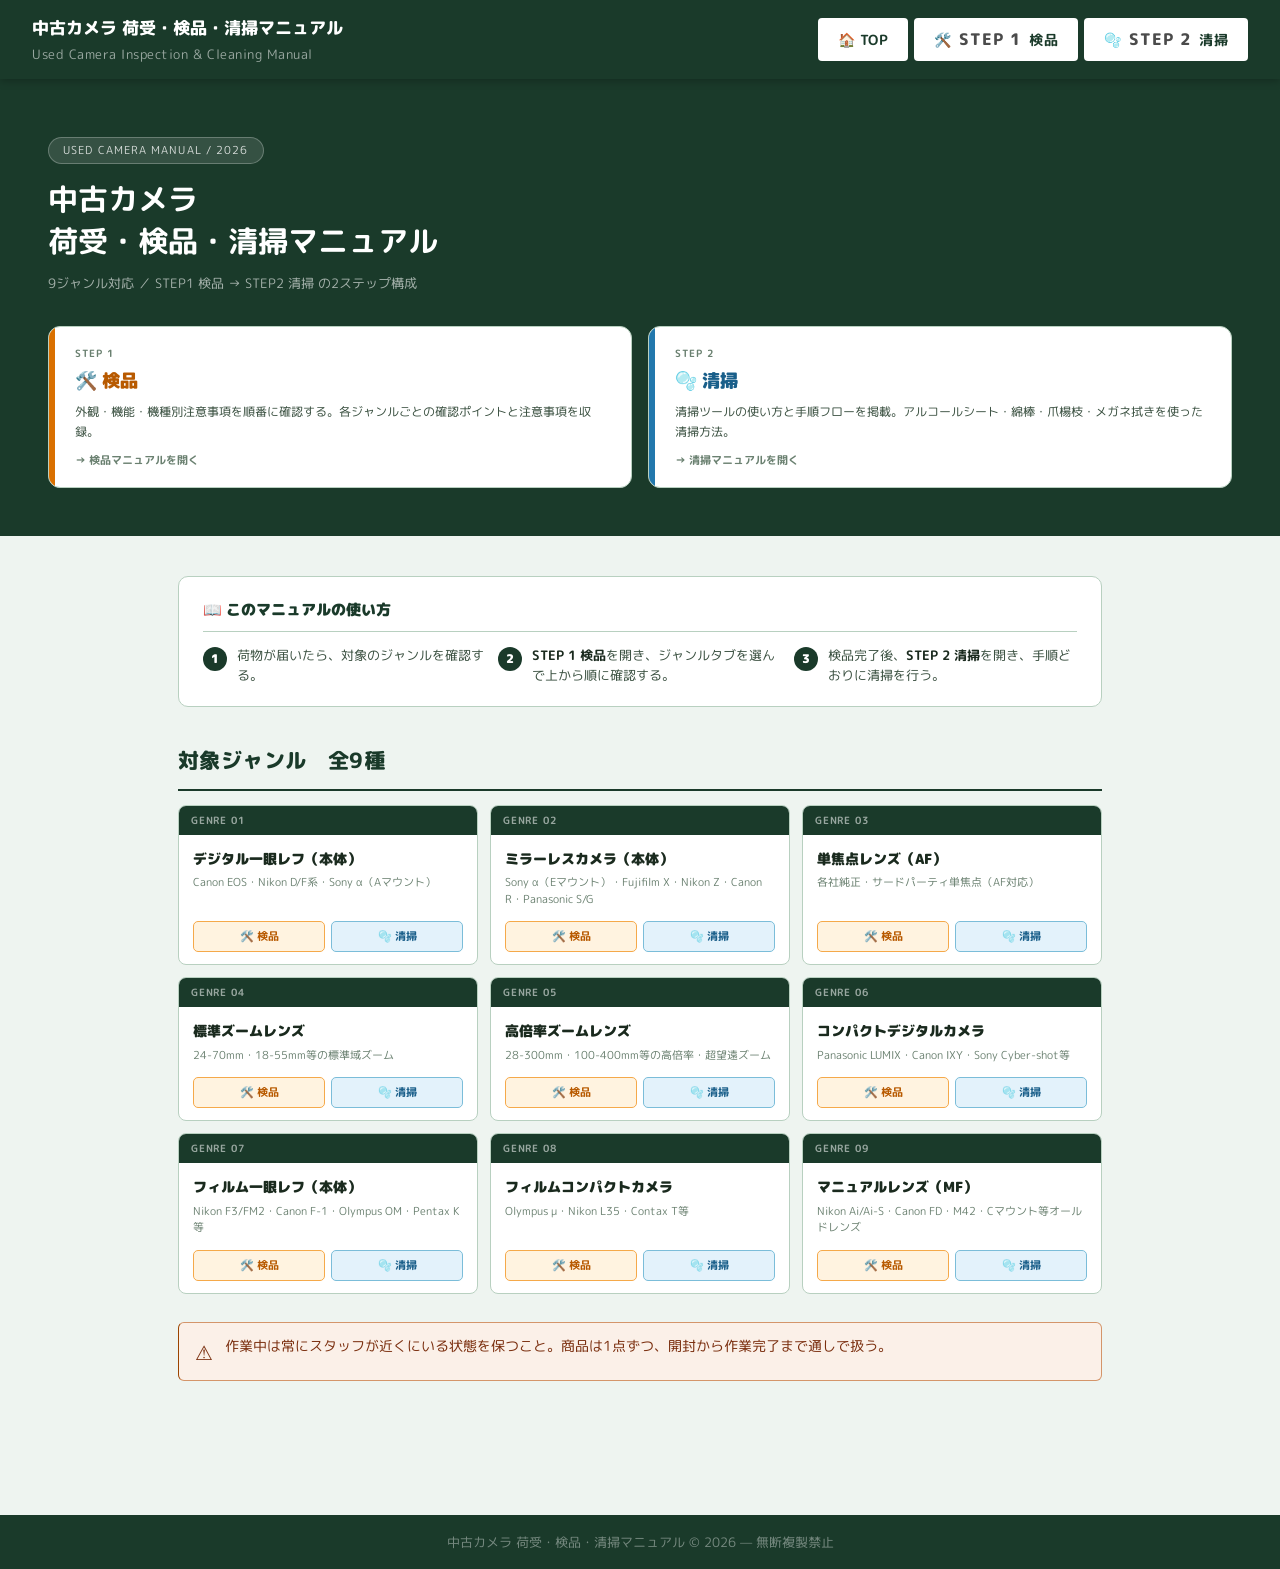
<file: index.html>
<!DOCTYPE html>
<html lang="ja">
<head>
<meta charset="UTF-8">
<meta name="viewport" content="width=device-width, initial-scale=1.0">
<title>中古カメラ 荷受・検品・清掃マニュアル</title>
<link rel="stylesheet" href="assets/common.css">
<style>
  /* index.html 固有スタイル */
  .hero {
    background: #1A3A2A;
    color: #fff;
    padding: 56px 48px 48px;
  }
  .hero-badge {
    display: inline-block;
    background: rgba(255,255,255,.12);
    border: 1px solid rgba(255,255,255,.25);
    color: rgba(255,255,255,.8);
    font-size: 11px;
    letter-spacing: .1em;
    padding: 3px 14px;
    border-radius: 20px;
    margin-bottom: 14px;
  }
  .hero h1 {
    font-family: 'M PLUS Rounded 1c', sans-serif;
    font-size: 30px;
    font-weight: 600;
    line-height: 1.4;
    margin-bottom: 10px;
  }
  .hero-sub {
    font-size: 13px;
    color: rgba(255,255,255,.6);
    margin-bottom: 32px;
  }

  /* STEPカード */
  .step-cards {
    display: grid;
    grid-template-columns: 1fr 1fr;
    gap: 16px;
    margin-top: 0;
  }
  .step-card {
    display: flex;
    align-items: stretch;
    gap: 0;
    background: #ffffff;
    border: 1px solid var(--border);
    border-radius: 12px;
    overflow: hidden;
    text-decoration: none;
    transition: background .18s, transform .18s;
  }
  .step-card:hover {
    background: #f5f9f6;
    transform: translateY(-2px);
  }
  .step-card-accent {
    width: 6px;
    flex-shrink: 0;
  }
  .step-card.s1 .step-card-accent { background: #D97000; }
  .step-card.s2 .step-card-accent { background: #2278AD; }
  .step-card-body { padding: 18px 20px; }
  .step-card-num {
    font-size: 10px;
    font-weight: 700;
    color: var(--muted);
    letter-spacing: .1em;
    margin-bottom: 4px;
  }
  .step-card-title {
    font-size: 18px;
    font-weight: 900;
    color: var(--text);
    margin-bottom: 6px;
  }
  .step-card.s1 .step-card-title { color: #B85A00; }
  .step-card.s2 .step-card-title { color: #1A5F8A; }
  .step-card-desc {
    font-size: 12px;
    color: var(--gray);
    line-height: 1.6;
  }
  .step-card-arrow {
    margin-top: 10px;
    font-size: 11px;
    font-weight: 700;
    color: var(--muted);
  }

  /* ジャンル一覧 */
  .index-body { max-width: 980px; margin: 0 auto; padding: 40px 28px 80px; }

  .genre-grid {
    display: grid;
    grid-template-columns: repeat(3, 1fr);
    gap: 12px;
    margin-top: 4px;
  }
  .genre-card {
    background: #fff;
    border: 1px solid var(--border);
    border-radius: 8px;
    overflow: hidden;
    text-decoration: none;
    transition: box-shadow .18s, transform .18s;
    display: flex;
    flex-direction: column;
  }
  .genre-card:hover {
    box-shadow: 0 4px 16px rgba(0,0,0,.10);
    transform: translateY(-2px);
  }
  .genre-card-num {
    background: var(--navy);
    color: rgba(255,255,255,.55);
    font-size: 10px;
    font-weight: 700;
    letter-spacing: .08em;
    padding: 6px 12px;
  }
  .genre-card-body { padding: 12px 14px 14px; flex: 1; }
  .genre-card-title {
    font-size: 14px;
    font-weight: 900;
    color: var(--text);
    margin-bottom: 4px;
  }
  .genre-card-ex {
    font-size: 11px;
    color: var(--muted);
    line-height: 1.5;
  }
  .genre-card-links {
    display: flex;
    gap: 6px;
    padding: 0 14px 12px;
  }
  .genre-link {
    flex: 1;
    text-align: center;
    padding: 5px 8px;
    border-radius: 5px;
    font-size: 11px;
    font-weight: 700;
    text-decoration: none;
    transition: opacity .15s;
  }
  .genre-link:hover { opacity: .8; }
  .genre-link.s1 {
    background: var(--step1-light);
    color: var(--step1-dark);
    border: 1px solid var(--step1-border);
  }
  .genre-link.s2 {
    background: var(--step2-light);
    color: var(--step2-dark);
    border: 1px solid var(--step2-border);
  }

  /* 使い方 */
  .how-to {
    background: #fff;
    border: 1px solid var(--border);
    border-radius: 10px;
    padding: 20px 24px;
    margin-bottom: 32px;
  }
  .how-to h2 {
    font-size: 15px;
    font-weight: 900;
    color: var(--navy);
    margin-bottom: 14px;
    padding-bottom: 8px;
    border-bottom: 1px solid var(--border);
  }
  .how-steps {
    display: grid;
    grid-template-columns: repeat(3, 1fr);
    gap: 12px;
  }
  .how-step {
    display: flex;
    gap: 10px;
    align-items: flex-start;
  }
  .how-num {
    width: 24px; height: 24px;
    background: var(--navy);
    color: #fff;
    border-radius: 50%;
    display: flex; align-items: center; justify-content: center;
    font-size: 12px; font-weight: 900;
    flex-shrink: 0;
    margin-top: 1px;
  }
  .how-text { font-size: 12.5px; color: var(--gray); line-height: 1.6; }
  .how-text strong { color: var(--text); }
</style>
</head>
<body>

<!-- ヘッダー -->
<header class="site-header">
  <a href="index.html" class="logo">
    中古カメラ 荷受・検品・清掃マニュアル
    <span>Used Camera Inspection &amp; Cleaning Manual</span>
  </a>
  <nav class="step-nav">
    <a href="index.html">🏠 TOP</a>
    <a href="step1.html">🛠️ <span class="step-num">STEP 1</span> 検品</a>
    <a href="step2.html">🫧 <span class="step-num">STEP 2</span> 清掃</a>
  </nav>
</header>

<!-- ヒーロー -->
<div class="hero">
  <div class="hero-badge">USED CAMERA MANUAL / 2026</div>
  <h1>中古カメラ<br>荷受・検品・清掃マニュアル</h1>
  <div class="hero-sub">9ジャンル対応 ／ STEP1 検品 → STEP2 清掃 の2ステップ構成</div>
  <div class="step-cards">
    <a href="step1.html" class="step-card s1">
      <div class="step-card-accent"></div>
      <div class="step-card-body">
        <div class="step-card-num">STEP 1</div>
        <div class="step-card-title">🛠️ 検品</div>
        <div class="step-card-desc">外観・機能・機種別注意事項を順番に確認する。各ジャンルごとの確認ポイントと注意事項を収録。</div>
        <div class="step-card-arrow">→ 検品マニュアルを開く</div>
      </div>
    </a>
    <a href="step2.html" class="step-card s2">
      <div class="step-card-accent"></div>
      <div class="step-card-body">
        <div class="step-card-num">STEP 2</div>
        <div class="step-card-title">🫧 清掃</div>
        <div class="step-card-desc">清掃ツールの使い方と手順フローを掲載。アルコールシート・綿棒・爪楊枝・メガネ拭きを使った清掃方法。</div>
        <div class="step-card-arrow">→ 清掃マニュアルを開く</div>
      </div>
    </a>
  </div>
</div>

<!-- メイン -->
<div class="index-body">

  <!-- 使い方 -->
  <div class="how-to">
    <h2>📖 このマニュアルの使い方</h2>
    <div class="how-steps">
      <div class="how-step">
        <div class="how-num">1</div>
        <div class="how-text">荷物が届いたら、対象のジャンルを確認する。</div>
      </div>
      <div class="how-step">
        <div class="how-num">2</div>
        <div class="how-text"><strong>STEP 1 検品</strong>を開き、ジャンルタブを選んで上から順に確認する。</div>
      </div>
      <div class="how-step">
        <div class="how-num">3</div>
        <div class="how-text">検品完了後、<strong>STEP 2 清掃</strong>を開き、手順どおりに清掃を行う。</div>
      </div>
    </div>
  </div>

  <!-- ジャンル一覧 -->
  <div class="sec-hdr ext" style="border-bottom-color: var(--navy);">    <h2 style="color:var(--navy);">対象ジャンル　全9種</h2>
  </div>
  <div class="genre-grid">

    <div class="genre-card">
      <div class="genre-card-num">GENRE 01</div>
      <div class="genre-card-body">
        <div class="genre-card-title">デジタル一眼レフ（本体）</div>
        <div class="genre-card-ex">Canon EOS・Nikon D/F系・Sony α（Aマウント）</div>
      </div>
      <div class="genre-card-links">
        <a href="step1.html#digital-slr" class="genre-link s1">🛠️ 検品</a>
        <a href="step2.html#digital-slr" class="genre-link s2">🫧 清掃</a>
      </div>
    </div>

    <div class="genre-card">
      <div class="genre-card-num">GENRE 02</div>
      <div class="genre-card-body">
        <div class="genre-card-title">ミラーレスカメラ（本体）</div>
        <div class="genre-card-ex">Sony α（Eマウント）・Fujifilm X・Nikon Z・Canon R・Panasonic S/G</div>
      </div>
      <div class="genre-card-links">
        <a href="step1.html#mirrorless" class="genre-link s1">🛠️ 検品</a>
        <a href="step2.html#mirrorless" class="genre-link s2">🫧 清掃</a>
      </div>
    </div>

    <div class="genre-card">
      <div class="genre-card-num">GENRE 03</div>
      <div class="genre-card-body">
        <div class="genre-card-title">単焦点レンズ（AF）</div>
        <div class="genre-card-ex">各社純正・サードパーティ単焦点（AF対応）</div>
      </div>
      <div class="genre-card-links">
        <a href="step1.html#prime" class="genre-link s1">🛠️ 検品</a>
        <a href="step2.html#prime" class="genre-link s2">🫧 清掃</a>
      </div>
    </div>

    <div class="genre-card">
      <div class="genre-card-num">GENRE 04</div>
      <div class="genre-card-body">
        <div class="genre-card-title">標準ズームレンズ</div>
        <div class="genre-card-ex">24-70mm・18-55mm等の標準域ズーム</div>
      </div>
      <div class="genre-card-links">
        <a href="step1.html#standard-zoom" class="genre-link s1">🛠️ 検品</a>
        <a href="step2.html#standard-zoom" class="genre-link s2">🫧 清掃</a>
      </div>
    </div>

    <div class="genre-card">
      <div class="genre-card-num">GENRE 05</div>
      <div class="genre-card-body">
        <div class="genre-card-title">高倍率ズームレンズ</div>
        <div class="genre-card-ex">28-300mm・100-400mm等の高倍率・超望遠ズーム</div>
      </div>
      <div class="genre-card-links">
        <a href="step1.html#tele-zoom" class="genre-link s1">🛠️ 検品</a>
        <a href="step2.html#tele-zoom" class="genre-link s2">🫧 清掃</a>
      </div>
    </div>

    <div class="genre-card">
      <div class="genre-card-num">GENRE 06</div>
      <div class="genre-card-body">
        <div class="genre-card-title">コンパクトデジタルカメラ</div>
        <div class="genre-card-ex">Panasonic LUMIX・Canon IXY・Sony Cyber-shot等</div>
      </div>
      <div class="genre-card-links">
        <a href="step1.html#compact" class="genre-link s1">🛠️ 検品</a>
        <a href="step2.html#compact" class="genre-link s2">🫧 清掃</a>
      </div>
    </div>

    <div class="genre-card">
      <div class="genre-card-num">GENRE 07</div>
      <div class="genre-card-body">
        <div class="genre-card-title">フィルム一眼レフ（本体）</div>
        <div class="genre-card-ex">Nikon F3/FM2・Canon F-1・Olympus OM・Pentax K等</div>
      </div>
      <div class="genre-card-links">
        <a href="step1.html#film-slr" class="genre-link s1">🛠️ 検品</a>
        <a href="step2.html#film-slr" class="genre-link s2">🫧 清掃</a>
      </div>
    </div>

    <div class="genre-card">
      <div class="genre-card-num">GENRE 08</div>
      <div class="genre-card-body">
        <div class="genre-card-title">フィルムコンパクトカメラ</div>
        <div class="genre-card-ex">Olympus μ・Nikon L35・Contax T等</div>
      </div>
      <div class="genre-card-links">
        <a href="step1.html#film-compact" class="genre-link s1">🛠️ 検品</a>
        <a href="step2.html#film-compact" class="genre-link s2">🫧 清掃</a>
      </div>
    </div>

    <div class="genre-card">
      <div class="genre-card-num">GENRE 09</div>
      <div class="genre-card-body">
        <div class="genre-card-title">マニュアルレンズ（MF）</div>
        <div class="genre-card-ex">Nikon Ai/Ai-S・Canon FD・M42・Cマウント等オールドレンズ</div>
      </div>
      <div class="genre-card-links">
        <a href="step1.html#mf-lens" class="genre-link s1">🛠️ 検品</a>
        <a href="step2.html#mf-lens" class="genre-link s2">🫧 清掃</a>
      </div>
    </div>

  </div><!-- /genre-grid -->

  <div class="callout warn" style="margin-top:28px;">
    <div class="callout-icon">⚠</div>
    <div>作業中は常にスタッフが近くにいる状態を保つこと。商品は1点ずつ、開封から作業完了まで通しで扱う。</div>
  </div>

</div><!-- /index-body -->

<footer>中古カメラ 荷受・検品・清掃マニュアル &copy; 2026 — 無断複製禁止</footer>

</body>
</html>
</file>
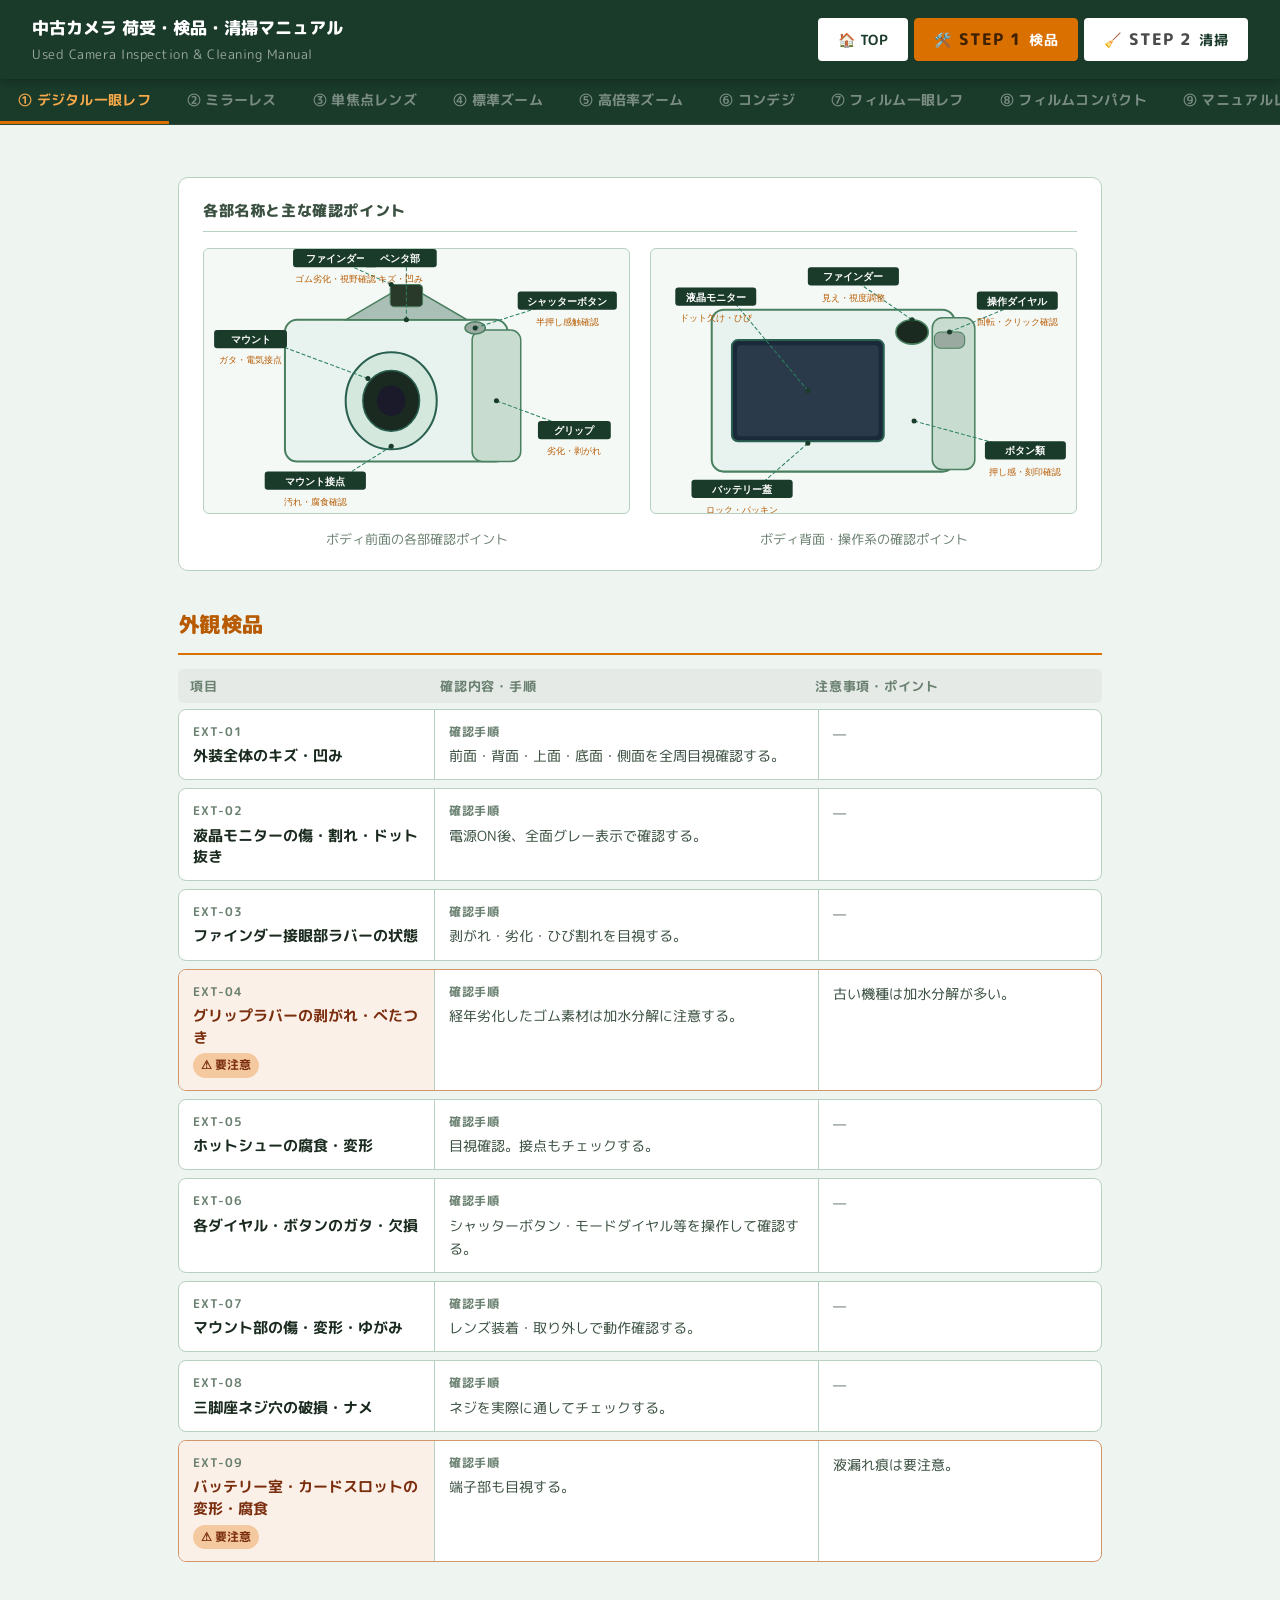
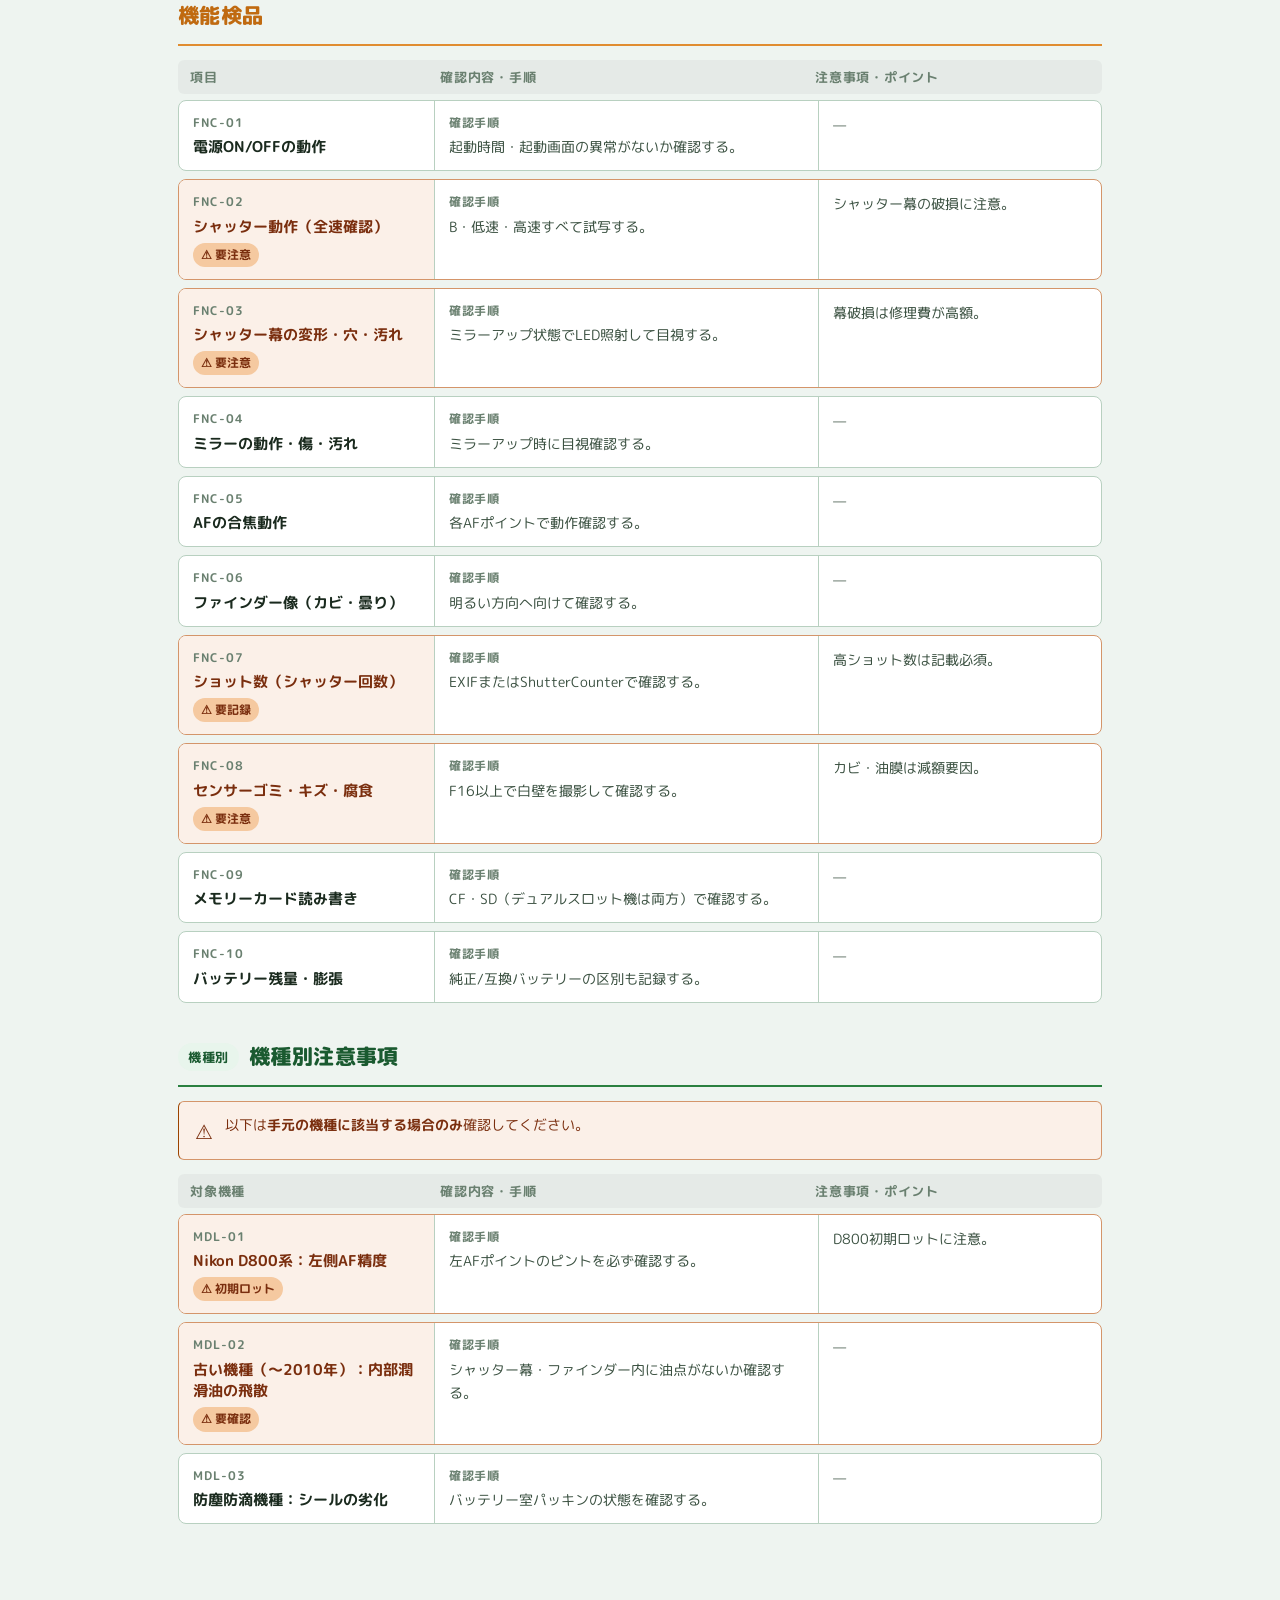
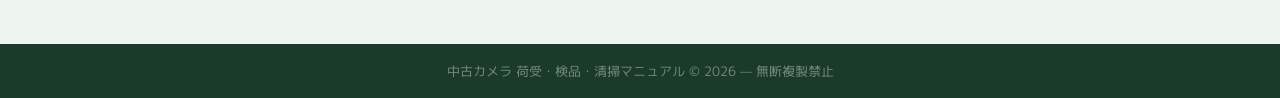
<file: step1.html>
<!DOCTYPE html>
<html lang="ja">
<head>
<meta charset="UTF-8">
<meta name="viewport" content="width=device-width, initial-scale=1.0">
<title>STEP 1 検品 — 中古カメラ 検品・清掃マニュアル</title>
<link rel="stylesheet" href="assets/common.css">
</head>
<body class="step1-page">

<!-- ヘッダー -->
<header class="site-header">
  <a href="index.html" class="logo">
    中古カメラ 荷受・検品・清掃マニュアル
    <span>Used Camera Inspection &amp; Cleaning Manual</span>
  </a>
  <nav class="step-nav">
    <a href="index.html">🏠 TOP</a>
    <a href="step1.html" class="active-step1">🛠️ <span class="step-num">STEP 1</span> 検品</a>
    <a href="step2.html">🧹 <span class="step-num">STEP 2</span> 清掃</a>
  </nav>
</header>

<!-- タブバー -->
<div class="tab-bar">
  <button data-tab="digital-slr">① デジタル一眼レフ</button>
  <button data-tab="mirrorless">② ミラーレス</button>
  <button data-tab="prime">③ 単焦点レンズ</button>
  <button data-tab="standard-zoom">④ 標準ズーム</button>
  <button data-tab="tele-zoom">⑤ 高倍率ズーム</button>
  <button data-tab="compact">⑥ コンデジ</button>
  <button data-tab="film-slr">⑦ フィルム一眼レフ</button>
  <button data-tab="film-compact">⑧ フィルムコンパクト</button>
  <button data-tab="mf-lens">⑨ マニュアルレンズ</button>
</div>

<div class="page-body">

  <!-- ══════════════════════════════════════
       ① デジタル一眼レフ（本体）
  ══════════════════════════════════════ -->
  <div id="digital-slr" class="tab-panel">

    <!-- 各部名称図 -->
    <div class="fig-box">
      <div class="fig-title">各部名称と主な確認ポイント</div>
      <div class="fig-row two">
        <div>
          <svg viewBox="0 0 420 260" xmlns="http://www.w3.org/2000/svg" style="width:100%;height:auto;border:1px solid #B8D0C0;border-radius:6px;background:#F4F9F6;">
            <!-- ボディ本体 -->
            <rect x="80" y="70" width="220" height="140" rx="12" fill="#E8F2EE" stroke="#4A8060" stroke-width="2"/>
            <!-- グリップ -->
            <rect x="265" y="80" width="48" height="130" rx="10" fill="#C8DDD0" stroke="#4A8060" stroke-width="1.5"/>
            <!-- ペンタプリズム（山型） -->
            <polygon points="140,70 200,35 260,70" fill="#AABFB5" stroke="#4A8060" stroke-width="1.5"/>
            <!-- マウント（円） -->
            <ellipse cx="185" cy="150" rx="45" ry="48" fill="#D4E8DE" stroke="#2A6050" stroke-width="2"/>
            <ellipse cx="185" cy="150" rx="28" ry="30" fill="#1A2A20" stroke="#2A6050" stroke-width="1.5"/>
            <ellipse cx="185" cy="150" rx="14" ry="15" fill="#1A1A2A"/>
            <!-- シャッターボタン -->
            <ellipse cx="268" cy="78" rx="10" ry="6" fill="#9AAAA0" stroke="#4A8060" stroke-width="1.5"/>
            <!-- ファインダー接眼 -->
            <rect x="184" y="35" width="32" height="22" rx="4" fill="#2A3A2A" stroke="#4A8060" stroke-width="1"/>
            <line x1="185" y1="35" x2="130" y2="10" stroke="#2A8060" stroke-width="1" stroke-dasharray="4,2"/><circle cx="185" cy="35" r="2.5" fill="#1A3A2A"/>
            <rect x="88" y="0" width="84" height="18" rx="3" fill="#1A3A2A"/>
<text x="130" y="13" font-family="sans-serif" font-size="10" fill="#fff" text-anchor="middle" font-weight="bold">ファインダー</text>
<text x="130" y="33" font-family="sans-serif" font-size="9" fill="#B85A00" text-anchor="middle">ゴム劣化・視野確認</text>
            <line x1="200" y1="70" x2="200" y2="10" stroke="#2A8060" stroke-width="1" stroke-dasharray="4,2"/><circle cx="200" cy="70" r="2.5" fill="#1A3A2A"/>
            <rect x="158" y="0" width="72" height="18" rx="3" fill="#1A3A2A"/>
<text x="194" y="13" font-family="sans-serif" font-size="10" fill="#fff" text-anchor="middle" font-weight="bold">ペンタ部</text>
<text x="194" y="33" font-family="sans-serif" font-size="9" fill="#B85A00" text-anchor="middle">キズ・凹み</text>
            <line x1="162" y1="128" x2="60" y2="90" stroke="#2A8060" stroke-width="1" stroke-dasharray="4,2"/><circle cx="162" cy="128" r="2.5" fill="#1A3A2A"/>
            <rect x="10" y="80" width="72" height="18" rx="3" fill="#1A3A2A"/>
<text x="46" y="93" font-family="sans-serif" font-size="10" fill="#fff" text-anchor="middle" font-weight="bold">マウント</text>
<text x="46" y="113" font-family="sans-serif" font-size="9" fill="#B85A00" text-anchor="middle">ガタ・電気接点</text>
            <line x1="268" y1="78" x2="340" y2="55" stroke="#2A8060" stroke-width="1" stroke-dasharray="4,2"/><circle cx="268" cy="78" r="2.5" fill="#1A3A2A"/>
            <rect x="310" y="42" width="98" height="18" rx="3" fill="#1A3A2A"/>
<text x="359" y="55" font-family="sans-serif" font-size="10" fill="#fff" text-anchor="middle" font-weight="bold">シャッターボタン</text>
<text x="359" y="75" font-family="sans-serif" font-size="9" fill="#B85A00" text-anchor="middle">半押し感触確認</text>
            <line x1="289" y1="150" x2="370" y2="180" stroke="#2A8060" stroke-width="1" stroke-dasharray="4,2"/><circle cx="289" cy="150" r="2.5" fill="#1A3A2A"/>
            <rect x="330" y="170" width="72" height="18" rx="3" fill="#1A3A2A"/>
<text x="366" y="183" font-family="sans-serif" font-size="10" fill="#fff" text-anchor="middle" font-weight="bold">グリップ</text>
<text x="366" y="203" font-family="sans-serif" font-size="9" fill="#B85A00" text-anchor="middle">劣化・剥がれ</text>
            <line x1="185" y1="195" x2="130" y2="230" stroke="#2A8060" stroke-width="1" stroke-dasharray="4,2"/><circle cx="185" cy="195" r="2.5" fill="#1A3A2A"/>
            <rect x="60" y="220" width="100" height="18" rx="3" fill="#1A3A2A"/>
<text x="110" y="233" font-family="sans-serif" font-size="10" fill="#fff" text-anchor="middle" font-weight="bold">マウント接点</text>
<text x="110" y="253" font-family="sans-serif" font-size="9" fill="#B85A00" text-anchor="middle">汚れ・腐食確認</text>
          </svg>
          <div class="fig-cap">ボディ前面の各部確認ポイント</div>
        </div>
        <div>
          <svg viewBox="0 0 420 260" xmlns="http://www.w3.org/2000/svg" style="width:100%;height:auto;border:1px solid #B8D0C0;border-radius:6px;background:#F4F9F6;">
            <!-- ボディ背面 -->
            <rect x="60" y="60" width="240" height="160" rx="12" fill="#E8F2EE" stroke="#4A8060" stroke-width="2"/>
            <!-- グリップ -->
            <rect x="278" y="68" width="42" height="150" rx="10" fill="#C8DDD0" stroke="#4A8060" stroke-width="1.5"/>
            <!-- 液晶モニター -->
            <rect x="80" y="90" width="150" height="100" rx="6" fill="#1A2A3A" stroke="#2A6050" stroke-width="2"/>
            <rect x="85" y="95" width="140" height="90" rx="4" fill="#2A3A4A"/>
            <!-- ファインダー接眼 -->
            <ellipse cx="258" cy="82" rx="16" ry="12" fill="#1A2A20" stroke="#4A8060" stroke-width="1.5"/>
            <!-- ダイヤル類 -->
            <rect x="280" y="82" width="30" height="16" rx="6" fill="#9AAAA0" stroke="#4A8060" stroke-width="1"/>
            <line x1="155" y1="140" x2="80" y2="50" stroke="#2A8060" stroke-width="1" stroke-dasharray="4,2"/><circle cx="155" cy="140" r="2.5" fill="#1A3A2A"/>
            <rect x="24" y="38" width="80" height="18" rx="3" fill="#1A3A2A"/>
<text x="64" y="51" font-family="sans-serif" font-size="10" fill="#fff" text-anchor="middle" font-weight="bold">液晶モニター</text>
<text x="64" y="71" font-family="sans-serif" font-size="9" fill="#B85A00" text-anchor="middle">ドット欠け・ひび</text>
            <line x1="258" y1="70" x2="200" y2="30" stroke="#2A8060" stroke-width="1" stroke-dasharray="4,2"/><circle cx="258" cy="70" r="2.5" fill="#1A3A2A"/>
            <rect x="155" y="18" width="90" height="18" rx="3" fill="#1A3A2A"/>
<text x="200" y="31" font-family="sans-serif" font-size="10" fill="#fff" text-anchor="middle" font-weight="bold">ファインダー</text>
<text x="200" y="51" font-family="sans-serif" font-size="9" fill="#B85A00" text-anchor="middle">見え・視度調整</text>
            <line x1="295" y1="82" x2="360" y2="55" stroke="#2A8060" stroke-width="1" stroke-dasharray="4,2"/><circle cx="295" cy="82" r="2.5" fill="#1A3A2A"/>
            <rect x="322" y="42" width="80" height="18" rx="3" fill="#1A3A2A"/>
<text x="362" y="55" font-family="sans-serif" font-size="10" fill="#fff" text-anchor="middle" font-weight="bold">操作ダイヤル</text>
<text x="362" y="75" font-family="sans-serif" font-size="9" fill="#B85A00" text-anchor="middle">回転・クリック確認</text>
            <line x1="260" y1="170" x2="370" y2="200" stroke="#2A8060" stroke-width="1" stroke-dasharray="4,2"/><circle cx="260" cy="170" r="2.5" fill="#1A3A2A"/>
            <rect x="330" y="190" width="80" height="18" rx="3" fill="#1A3A2A"/>
<text x="370" y="203" font-family="sans-serif" font-size="10" fill="#fff" text-anchor="middle" font-weight="bold">ボタン類</text>
<text x="370" y="223" font-family="sans-serif" font-size="9" fill="#B85A00" text-anchor="middle">押し感・刻印確認</text>
            <line x1="155" y1="192" x2="100" y2="240" stroke="#2A8060" stroke-width="1" stroke-dasharray="4,2"/><circle cx="155" cy="192" r="2.5" fill="#1A3A2A"/>
            <rect x="40" y="228" width="100" height="18" rx="3" fill="#1A3A2A"/>
<text x="90" y="241" font-family="sans-serif" font-size="10" fill="#fff" text-anchor="middle" font-weight="bold">バッテリー蓋</text>
<text x="90" y="261" font-family="sans-serif" font-size="9" fill="#B85A00" text-anchor="middle">ロック・パッキン</text>
          </svg>
          <div class="fig-cap">ボディ背面・操作系の確認ポイント</div>
        </div>
      </div>
    </div>

    <div class="sec-hdr ext"><h2>外観検品</h2></div>
    <div class="col-hdr"><div>項目</div><div>確認内容・手順</div><div>注意事項・ポイント</div></div>
    <div class="cards">
      <div class="card"><div class="card-row">
        <div class="col1"><div class="item-num">EXT-01</div><div class="item-name">外装全体のキズ・凹み</div></div>
        <div class="col2"><div class="col2-lbl">確認手順</div><div class="col2-body">前面・背面・上面・底面・側面を全周目視確認する。</div></div>
        <div class="col3"><div class="col3-body">—</div></div>
      </div></div>
      <div class="card"><div class="card-row">
        <div class="col1"><div class="item-num">EXT-02</div><div class="item-name">液晶モニターの傷・割れ・ドット抜き</div></div>
        <div class="col2"><div class="col2-lbl">確認手順</div><div class="col2-body">電源ON後、全面グレー表示で確認する。</div></div>
        <div class="col3"><div class="col3-body">—</div></div>
      </div></div>
      <div class="card"><div class="card-row">
        <div class="col1"><div class="item-num">EXT-03</div><div class="item-name">ファインダー接眼部ラバーの状態</div></div>
        <div class="col2"><div class="col2-lbl">確認手順</div><div class="col2-body">剥がれ・劣化・ひび割れを目視する。</div></div>
        <div class="col3"><div class="col3-body">—</div></div>
      </div></div>
      <div class="card warn"><div class="card-row">
        <div class="col1"><div class="item-num">EXT-04</div><div class="item-name">グリップラバーの剥がれ・べたつき</div><div class="warn-badge">⚠ 要注意</div></div>
        <div class="col2"><div class="col2-lbl">確認手順</div><div class="col2-body">経年劣化したゴム素材は加水分解に注意する。</div></div>
        <div class="col3"><div class="col3-body">古い機種は加水分解が多い。</div></div>
      </div></div>
      <div class="card"><div class="card-row">
        <div class="col1"><div class="item-num">EXT-05</div><div class="item-name">ホットシューの腐食・変形</div></div>
        <div class="col2"><div class="col2-lbl">確認手順</div><div class="col2-body">目視確認。接点もチェックする。</div></div>
        <div class="col3"><div class="col3-body">—</div></div>
      </div></div>
      <div class="card"><div class="card-row">
        <div class="col1"><div class="item-num">EXT-06</div><div class="item-name">各ダイヤル・ボタンのガタ・欠損</div></div>
        <div class="col2"><div class="col2-lbl">確認手順</div><div class="col2-body">シャッターボタン・モードダイヤル等を操作して確認する。</div></div>
        <div class="col3"><div class="col3-body">—</div></div>
      </div></div>
      <div class="card"><div class="card-row">
        <div class="col1"><div class="item-num">EXT-07</div><div class="item-name">マウント部の傷・変形・ゆがみ</div></div>
        <div class="col2"><div class="col2-lbl">確認手順</div><div class="col2-body">レンズ装着・取り外しで動作確認する。</div></div>
        <div class="col3"><div class="col3-body">—</div></div>
      </div></div>
      <div class="card"><div class="card-row">
        <div class="col1"><div class="item-num">EXT-08</div><div class="item-name">三脚座ネジ穴の破損・ナメ</div></div>
        <div class="col2"><div class="col2-lbl">確認手順</div><div class="col2-body">ネジを実際に通してチェックする。</div></div>
        <div class="col3"><div class="col3-body">—</div></div>
      </div></div>
      <div class="card warn"><div class="card-row">
        <div class="col1"><div class="item-num">EXT-09</div><div class="item-name">バッテリー室・カードスロットの変形・腐食</div><div class="warn-badge">⚠ 要注意</div></div>
        <div class="col2"><div class="col2-lbl">確認手順</div><div class="col2-body">端子部も目視する。</div></div>
        <div class="col3"><div class="col3-body">液漏れ痕は要注意。</div></div>
      </div></div>
    </div>

    <div class="sec-hdr fnc"><h2>機能検品</h2></div>
    <div class="col-hdr"><div>項目</div><div>確認内容・手順</div><div>注意事項・ポイント</div></div>
    <div class="cards">
      <div class="card"><div class="card-row">
        <div class="col1"><div class="item-num">FNC-01</div><div class="item-name">電源ON/OFFの動作</div></div>
        <div class="col2"><div class="col2-lbl">確認手順</div><div class="col2-body">起動時間・起動画面の異常がないか確認する。</div></div>
        <div class="col3"><div class="col3-body">—</div></div>
      </div></div>
      <div class="card warn"><div class="card-row">
        <div class="col1"><div class="item-num">FNC-02</div><div class="item-name">シャッター動作（全速確認）</div><div class="warn-badge">⚠ 要注意</div></div>
        <div class="col2"><div class="col2-lbl">確認手順</div><div class="col2-body">B・低速・高速すべて試写する。</div></div>
        <div class="col3"><div class="col3-body">シャッター幕の破損に注意。</div></div>
      </div></div>
      <div class="card warn"><div class="card-row">
        <div class="col1"><div class="item-num">FNC-03</div><div class="item-name">シャッター幕の変形・穴・汚れ</div><div class="warn-badge">⚠ 要注意</div></div>
        <div class="col2"><div class="col2-lbl">確認手順</div><div class="col2-body">ミラーアップ状態でLED照射して目視する。</div></div>
        <div class="col3"><div class="col3-body">幕破損は修理費が高額。</div></div>
      </div></div>
      <div class="card"><div class="card-row">
        <div class="col1"><div class="item-num">FNC-04</div><div class="item-name">ミラーの動作・傷・汚れ</div></div>
        <div class="col2"><div class="col2-lbl">確認手順</div><div class="col2-body">ミラーアップ時に目視確認する。</div></div>
        <div class="col3"><div class="col3-body">—</div></div>
      </div></div>
      <div class="card"><div class="card-row">
        <div class="col1"><div class="item-num">FNC-05</div><div class="item-name">AFの合焦動作</div></div>
        <div class="col2"><div class="col2-lbl">確認手順</div><div class="col2-body">各AFポイントで動作確認する。</div></div>
        <div class="col3"><div class="col3-body">—</div></div>
      </div></div>
      <div class="card"><div class="card-row">
        <div class="col1"><div class="item-num">FNC-06</div><div class="item-name">ファインダー像（カビ・曇り）</div></div>
        <div class="col2"><div class="col2-lbl">確認手順</div><div class="col2-body">明るい方向へ向けて確認する。</div></div>
        <div class="col3"><div class="col3-body">—</div></div>
      </div></div>
      <div class="card warn"><div class="card-row">
        <div class="col1"><div class="item-num">FNC-07</div><div class="item-name">ショット数（シャッター回数）</div><div class="warn-badge">⚠ 要記録</div></div>
        <div class="col2"><div class="col2-lbl">確認手順</div><div class="col2-body">EXIFまたはShutterCounterで確認する。</div></div>
        <div class="col3"><div class="col3-body">高ショット数は記載必須。</div></div>
      </div></div>
      <div class="card warn"><div class="card-row">
        <div class="col1"><div class="item-num">FNC-08</div><div class="item-name">センサーゴミ・キズ・腐食</div><div class="warn-badge">⚠ 要注意</div></div>
        <div class="col2"><div class="col2-lbl">確認手順</div><div class="col2-body">F16以上で白壁を撮影して確認する。</div></div>
        <div class="col3"><div class="col3-body">カビ・油膜は減額要因。</div></div>
      </div></div>
      <div class="card"><div class="card-row">
        <div class="col1"><div class="item-num">FNC-09</div><div class="item-name">メモリーカード読み書き</div></div>
        <div class="col2"><div class="col2-lbl">確認手順</div><div class="col2-body">CF・SD（デュアルスロット機は両方）で確認する。</div></div>
        <div class="col3"><div class="col3-body">—</div></div>
      </div></div>
      <div class="card"><div class="card-row">
        <div class="col1"><div class="item-num">FNC-10</div><div class="item-name">バッテリー残量・膨張</div></div>
        <div class="col2"><div class="col2-lbl">確認手順</div><div class="col2-body">純正/互換バッテリーの区別も記録する。</div></div>
        <div class="col3"><div class="col3-body">—</div></div>
      </div></div>
    </div>

    <div class="sec-hdr mdl"><span class="sec-tag">機種別</span><h2>機種別注意事項</h2></div>
    <div class="callout warn"><div class="callout-icon">⚠</div><div>以下は<strong>手元の機種に該当する場合のみ</strong>確認してください。</div></div>
    <div class="col-hdr"><div>対象機種</div><div>確認内容・手順</div><div>注意事項・ポイント</div></div>
    <div class="cards">
      <div class="card warn"><div class="card-row">
        <div class="col1"><div class="item-num">MDL-01</div><div class="item-name">Nikon D800系：左側AF精度</div><div class="warn-badge">⚠ 初期ロット</div></div>
        <div class="col2"><div class="col2-lbl">確認手順</div><div class="col2-body">左AFポイントのピントを必ず確認する。</div></div>
        <div class="col3"><div class="col3-body">D800初期ロットに注意。</div></div>
      </div></div>
      <div class="card warn"><div class="card-row">
        <div class="col1"><div class="item-num">MDL-02</div><div class="item-name">古い機種（〜2010年）：内部潤滑油の飛散</div><div class="warn-badge">⚠ 要確認</div></div>
        <div class="col2"><div class="col2-lbl">確認手順</div><div class="col2-body">シャッター幕・ファインダー内に油点がないか確認する。</div></div>
        <div class="col3"><div class="col3-body">—</div></div>
      </div></div>
      <div class="card"><div class="card-row">
        <div class="col1"><div class="item-num">MDL-03</div><div class="item-name">防塵防滴機種：シールの劣化</div></div>
        <div class="col2"><div class="col2-lbl">確認手順</div><div class="col2-body">バッテリー室パッキンの状態を確認する。</div></div>
        <div class="col3"><div class="col3-body">—</div></div>
      </div></div>
    </div>
  </div><!-- /#digital-slr -->

  <!-- ══════════════════════════════════════
       ② ミラーレス〜⑧ フィルムコンパクト
       ※ Coworkで各ジャンルの内容を追加する
  ══════════════════════════════════════ -->
  <div id="mirrorless" class="tab-panel">

    <!-- 各部名称図 -->
    <div class="fig-box">
      <div class="fig-title">各部名称と主な確認ポイント</div>
      <div class="fig-row two">
        <div>
          <svg viewBox="0 0 420 260" xmlns="http://www.w3.org/2000/svg" style="width:100%;height:auto;border:1px solid #B8D0C0;border-radius:6px;background:#F4F9F6;">
            <!-- ボディ（薄め） -->
            <rect x="80" y="80" width="220" height="120" rx="10" fill="#E8F2EE" stroke="#4A8060" stroke-width="2"/>
            <!-- グリップ（浅め） -->
            <rect x="270" y="88" width="42" height="112" rx="8" fill="#C8DDD0" stroke="#4A8060" stroke-width="1.5"/>
            <!-- マウント（大径） -->
            <ellipse cx="180" cy="143" rx="52" ry="52" fill="#D4E8DE" stroke="#2A6050" stroke-width="2"/>
            <ellipse cx="180" cy="143" rx="36" ry="36" fill="#1A2A20" stroke="#2A6050" stroke-width="1.5"/>
            <ellipse cx="180" cy="143" rx="16" ry="16" fill="#1A1A2A"/>
            <!-- 小型ビューファインダー -->
            <rect x="190" y="82" width="60" height="16" rx="4" fill="#2A3A2A" stroke="#4A8060" stroke-width="1"/>
            <line x1="220" y1="82" x2="200" y2="45" stroke="#2A8060" stroke-width="1" stroke-dasharray="4,2"/><circle cx="220" cy="82" r="2.5" fill="#1A3A2A"/>
            <rect x="150" y="33" width="90" height="18" rx="3" fill="#1A3A2A"/>
<text x="195" y="46" font-family="sans-serif" font-size="10" fill="#fff" text-anchor="middle" font-weight="bold">EVF/ファインダー</text>
<text x="195" y="66" font-family="sans-serif" font-size="9" fill="#B85A00" text-anchor="middle">ドット欠け確認</text>
            <line x1="145" y1="110" x2="60" y2="80" stroke="#2A8060" stroke-width="1" stroke-dasharray="4,2"/><circle cx="145" cy="110" r="2.5" fill="#1A3A2A"/>
            <rect x="4" y="68" width="80" height="18" rx="3" fill="#1A3A2A"/>
<text x="44" y="81" font-family="sans-serif" font-size="10" fill="#fff" text-anchor="middle" font-weight="bold">マウント径</text>
<text x="44" y="101" font-family="sans-serif" font-size="9" fill="#B85A00" text-anchor="middle">爪・電気接点</text>
            <line x1="178" y1="180" x2="100" y2="225" stroke="#2A8060" stroke-width="1" stroke-dasharray="4,2"/><circle cx="178" cy="180" r="2.5" fill="#1A3A2A"/>
            <rect x="28" y="215" width="100" height="18" rx="3" fill="#1A3A2A"/>
<text x="78" y="228" font-family="sans-serif" font-size="10" fill="#fff" text-anchor="middle" font-weight="bold">センサー面</text>
<text x="78" y="248" font-family="sans-serif" font-size="9" fill="#B85A00" text-anchor="middle">傷・ゴミ確認</text>
            <line x1="291" y1="100" x2="370" y2="75" stroke="#2A8060" stroke-width="1" stroke-dasharray="4,2"/><circle cx="291" cy="100" r="2.5" fill="#1A3A2A"/>
            <rect x="330" y="63" width="82" height="18" rx="3" fill="#1A3A2A"/>
<text x="371" y="76" font-family="sans-serif" font-size="10" fill="#fff" text-anchor="middle" font-weight="bold">グリップ</text>
<text x="371" y="96" font-family="sans-serif" font-size="9" fill="#B85A00" text-anchor="middle">素材劣化確認</text>
            <line x1="310" y1="155" x2="380" y2="185" stroke="#2A8060" stroke-width="1" stroke-dasharray="4,2"/><circle cx="310" cy="155" r="2.5" fill="#1A3A2A"/>
            <rect x="342" y="175" width="68" height="18" rx="3" fill="#1A3A2A"/>
<text x="376" y="188" font-family="sans-serif" font-size="10" fill="#fff" text-anchor="middle" font-weight="bold">ダイヤル</text>
<text x="376" y="208" font-family="sans-serif" font-size="9" fill="#B85A00" text-anchor="middle">操作感確認</text>
          </svg>
          <div class="fig-cap">ミラーレスボディ前面の確認ポイント</div>
        </div>
        <div>
          <svg viewBox="0 0 420 260" xmlns="http://www.w3.org/2000/svg" style="width:100%;height:auto;border:1px solid #B8D0C0;border-radius:6px;background:#F4F9F6;">
            <!-- 背面 -->
            <rect x="60" y="70" width="240" height="150" rx="10" fill="#E8F2EE" stroke="#4A8060" stroke-width="2"/>
            <!-- 大型液晶（チルト想定） -->
            <rect x="75" y="85" width="165" height="120" rx="6" fill="#1A2A3A" stroke="#2A6050" stroke-width="2"/>
            <rect x="80" y="90" width="155" height="110" rx="4" fill="#2A3A4A"/>
            <!-- タッチ示唆 -->
            <text x="158" y="148" font-family="sans-serif" font-size="10" fill="#6AAABB" text-anchor="middle">タッチ液晶</text>
            <!-- EVF -->
            <ellipse cx="255" cy="88" rx="16" ry="10" fill="#1A2A20" stroke="#4A8060" stroke-width="1.5"/>
            <!-- USB端子 -->
            <rect x="58" y="155" width="6" height="28" rx="2" fill="#9AAAA0" stroke="#4A8060" stroke-width="1"/>
            <line x1="75" y1="138" x2="24" y2="100" stroke="#2A8060" stroke-width="1" stroke-dasharray="4,2"/><circle cx="75" cy="138" r="2.5" fill="#1A3A2A"/>
            <rect x="0" y="88" width="48" height="18" rx="3" fill="#1A3A2A"/>
<text x="24" y="101" font-family="sans-serif" font-size="10" fill="#fff" text-anchor="middle" font-weight="bold">チルト液晶</text>
<text x="24" y="121" font-family="sans-serif" font-size="9" fill="#B85A00" text-anchor="middle">ヒンジ・表示確認</text>
            <line x1="255" y1="78" x2="255" y2="40" stroke="#2A8060" stroke-width="1" stroke-dasharray="4,2"/><circle cx="255" cy="78" r="2.5" fill="#1A3A2A"/>
            <rect x="200" y="28" width="88" height="18" rx="3" fill="#1A3A2A"/>
<text x="244" y="41" font-family="sans-serif" font-size="10" fill="#fff" text-anchor="middle" font-weight="bold">EVF接眼部</text>
<text x="244" y="61" font-family="sans-serif" font-size="9" fill="#B85A00" text-anchor="middle">ゴム・視野確認</text>
            <line x1="61" y1="165" x2="10" y2="200" stroke="#2A8060" stroke-width="1" stroke-dasharray="4,2"/><circle cx="61" cy="165" r="2.5" fill="#1A3A2A"/>
            <rect x="0" y="192" width="50" height="18" rx="3" fill="#1A3A2A"/>
<text x="25" y="205" font-family="sans-serif" font-size="10" fill="#fff" text-anchor="middle" font-weight="bold">USB端子</text>
<text x="25" y="225" font-family="sans-serif" font-size="9" fill="#B85A00" text-anchor="middle">破損・腐食</text>
            <line x1="295" y1="100" x2="370" y2="75" stroke="#2A8060" stroke-width="1" stroke-dasharray="4,2"/><circle cx="295" cy="100" r="2.5" fill="#1A3A2A"/>
            <rect x="330" y="63" width="82" height="18" rx="3" fill="#1A3A2A"/>
<text x="371" y="76" font-family="sans-serif" font-size="10" fill="#fff" text-anchor="middle" font-weight="bold">操作ボタン</text>
<text x="371" y="96" font-family="sans-serif" font-size="9" fill="#B85A00" text-anchor="middle">反応・刻印確認</text>
            <line x1="245" y1="195" x2="340" y2="225" stroke="#2A8060" stroke-width="1" stroke-dasharray="4,2"/><circle cx="245" cy="195" r="2.5" fill="#1A3A2A"/>
            <rect x="300" y="215" width="90" height="18" rx="3" fill="#1A3A2A"/>
<text x="345" y="228" font-family="sans-serif" font-size="10" fill="#fff" text-anchor="middle" font-weight="bold">バッテリー室</text>
<text x="345" y="248" font-family="sans-serif" font-size="9" fill="#B85A00" text-anchor="middle">ロック・端子確認</text>
          </svg>
          <div class="fig-cap">背面・インターフェース確認ポイント</div>
        </div>
      </div>
    </div>

    <div class="sec-hdr ext"><h2>外観検品</h2></div>
    <div class="col-hdr"><div>項目</div><div>確認内容・手順</div><div>注意事項・ポイント</div></div>
    <div class="cards">
      <div class="card"><div class="card-row">
        <div class="col1"><div class="item-num">EXT-01</div><div class="item-name">外装全体のキズ・凹み</div></div>
        <div class="col2"><div class="col2-lbl">確認手順</div><div class="col2-body">前面・背面・上面・底面・側面を全周目視確認する。</div></div>
        <div class="col3"><div class="col3-body">—</div></div>
      </div></div>
      <div class="card"><div class="card-row">
        <div class="col1"><div class="item-num">EXT-02</div><div class="item-name">液晶モニターの傷・割れ・ドット抜き</div></div>
        <div class="col2"><div class="col2-lbl">確認手順</div><div class="col2-body">電源ON後、全面グレー表示で確認する。</div></div>
        <div class="col3"><div class="col3-body">—</div></div>
      </div></div>
      <div class="card warn"><div class="card-row">
        <div class="col1"><div class="item-num">EXT-03</div><div class="item-name">チルト・バリアングル液晶のヒンジ状態</div><div class="warn-badge">⚠ 要注意</div></div>
        <div class="col2"><div class="col2-lbl">確認手順</div><div class="col2-body">開閉動作・ガタ・破損を確認する。</div></div>
        <div class="col3"><div class="col3-body">ヒンジ部破損は高額修理になる場合がある。</div></div>
      </div></div>
      <div class="card"><div class="card-row">
        <div class="col1"><div class="item-num">EXT-04</div><div class="item-name">ファインダー（EVF）接眼部ラバーの状態</div></div>
        <div class="col2"><div class="col2-lbl">確認手順</div><div class="col2-body">剥がれ・劣化・ひび割れを目視する。EVF非搭載機種はスキップ。</div></div>
        <div class="col3"><div class="col3-body">—</div></div>
      </div></div>
      <div class="card warn"><div class="card-row">
        <div class="col1"><div class="item-num">EXT-05</div><div class="item-name">グリップラバーの剥がれ・べたつき</div><div class="warn-badge">⚠ 要注意</div></div>
        <div class="col2"><div class="col2-lbl">確認手順</div><div class="col2-body">経年劣化したゴム素材は加水分解に注意する。</div></div>
        <div class="col3"><div class="col3-body">古い機種は加水分解が多い。</div></div>
      </div></div>
      <div class="card"><div class="card-row">
        <div class="col1"><div class="item-num">EXT-06</div><div class="item-name">各ダイヤル・ボタンのガタ・欠損</div></div>
        <div class="col2"><div class="col2-lbl">確認手順</div><div class="col2-body">シャッターボタン・モードダイヤル等を操作して確認する。</div></div>
        <div class="col3"><div class="col3-body">—</div></div>
      </div></div>
      <div class="card"><div class="card-row">
        <div class="col1"><div class="item-num">EXT-07</div><div class="item-name">マウント部の傷・変形・ゆがみ</div></div>
        <div class="col2"><div class="col2-lbl">確認手順</div><div class="col2-body">レンズ装着・取り外しで動作確認する。</div></div>
        <div class="col3"><div class="col3-body">—</div></div>
      </div></div>
      <div class="card"><div class="card-row">
        <div class="col1"><div class="item-num">EXT-08</div><div class="item-name">三脚座ネジ穴の破損・ナメ</div></div>
        <div class="col2"><div class="col2-lbl">確認手順</div><div class="col2-body">ネジを実際に通してチェックする。</div></div>
        <div class="col3"><div class="col3-body">—</div></div>
      </div></div>
      <div class="card warn"><div class="card-row">
        <div class="col1"><div class="item-num">EXT-09</div><div class="item-name">バッテリー室・カードスロットの変形・腐食</div><div class="warn-badge">⚠ 要注意</div></div>
        <div class="col2"><div class="col2-lbl">確認手順</div><div class="col2-body">端子部も目視する。</div></div>
        <div class="col3"><div class="col3-body">液漏れ痕は要注意。</div></div>
      </div></div>
    </div>
    <div class="sec-hdr fnc"><h2>機能検品</h2></div>
    <div class="col-hdr"><div>項目</div><div>確認内容・手順</div><div>注意事項・ポイント</div></div>
    <div class="cards">
      <div class="card"><div class="card-row">
        <div class="col1"><div class="item-num">FNC-01</div><div class="item-name">電源ON/OFFの動作</div></div>
        <div class="col2"><div class="col2-lbl">確認手順</div><div class="col2-body">起動時間・起動画面の異常がないか確認する。</div></div>
        <div class="col3"><div class="col3-body">—</div></div>
      </div></div>
      <div class="card warn"><div class="card-row">
        <div class="col1"><div class="item-num">FNC-02</div><div class="item-name">シャッター動作（電子・機械）</div><div class="warn-badge">⚠ 両方確認</div></div>
        <div class="col2"><div class="col2-lbl">確認手順</div><div class="col2-body">電子シャッターと機械シャッターの両方で試写する。</div></div>
        <div class="col3"><div class="col3-body">電子シャッター使用時は動体歪みの有無も確認する。</div></div>
      </div></div>
      <div class="card"><div class="card-row">
        <div class="col1"><div class="item-num">FNC-03</div><div class="item-name">EVF（電子ビューファインダー）の表示</div></div>
        <div class="col2"><div class="col2-lbl">確認手順</div><div class="col2-body">接眼時の映像確認、ドット抜き・輝度ムラ・遅延を確認する。EVF非搭載機種はスキップ。</div></div>
        <div class="col3"><div class="col3-body">—</div></div>
      </div></div>
      <div class="card"><div class="card-row">
        <div class="col1"><div class="item-num">FNC-04</div><div class="item-name">AFの合焦精度・速度</div></div>
        <div class="col2"><div class="col2-lbl">確認手順</div><div class="col2-body">各AFモードで動作確認する。</div></div>
        <div class="col3"><div class="col3-body">—</div></div>
      </div></div>
      <div class="card"><div class="card-row">
        <div class="col1"><div class="item-num">FNC-05</div><div class="item-name">IBIS（ボディ内手ブレ補正）動作</div></div>
        <div class="col2"><div class="col2-lbl">確認手順</div><div class="col2-body">手持ちで構え、水平線等でブレ補正が機能するか確認する。搭載機種のみ。</div></div>
        <div class="col3"><div class="col3-body">—</div></div>
      </div></div>
      <div class="card warn"><div class="card-row">
        <div class="col1"><div class="item-num">FNC-06</div><div class="item-name">ショット数（シャッター回数）</div><div class="warn-badge">⚠ 要記録</div></div>
        <div class="col2"><div class="col2-lbl">確認手順</div><div class="col2-body">EXIFまたは専用ツールで確認する。</div></div>
        <div class="col3"><div class="col3-body">高ショット数は記載必須。</div></div>
      </div></div>
      <div class="card warn"><div class="card-row">
        <div class="col1"><div class="item-num">FNC-07</div><div class="item-name">センサーゴミ・キズ・腐食</div><div class="warn-badge">⚠ 要注意</div></div>
        <div class="col2"><div class="col2-lbl">確認手順</div><div class="col2-body">F16以上で白壁を撮影して確認する。</div></div>
        <div class="col3"><div class="col3-body">カビ・油膜は減額要因。</div></div>
      </div></div>
      <div class="card"><div class="card-row">
        <div class="col1"><div class="item-num">FNC-08</div><div class="item-name">メモリーカード読み書き</div></div>
        <div class="col2"><div class="col2-lbl">確認手順</div><div class="col2-body">SD（デュアルスロット機は両方）で確認する。</div></div>
        <div class="col3"><div class="col3-body">—</div></div>
      </div></div>
      <div class="card"><div class="card-row">
        <div class="col1"><div class="item-num">FNC-09</div><div class="item-name">バッテリー残量・膨張</div></div>
        <div class="col2"><div class="col2-lbl">確認手順</div><div class="col2-body">純正/互換バッテリーの区別も記録する。</div></div>
        <div class="col3"><div class="col3-body">—</div></div>
      </div></div>
      <div class="card"><div class="card-row">
        <div class="col1"><div class="item-num">FNC-10</div><div class="item-name">USB端子の動作</div></div>
        <div class="col2"><div class="col2-lbl">確認手順</div><div class="col2-body">充電またはPC接続で動作確認する。</div></div>
        <div class="col3"><div class="col3-body">—</div></div>
      </div></div>
    </div>
    <div class="sec-hdr mdl"><span class="sec-tag">機種別</span><h2>機種別注意事項</h2></div>
    <div class="callout warn"><div class="callout-icon">⚠</div><div>以下は<strong>手元の機種に該当する場合のみ</strong>確認してください。</div></div>
    <div class="col-hdr"><div>対象機種</div><div>確認内容・手順</div><div>注意事項・ポイント</div></div>
    <div class="cards">
      <div class="card"><div class="card-row">
        <div class="col1"><div class="item-num">MDL-01</div><div class="item-name">Sony α：センサーシフトIBIS</div></div>
        <div class="col2"><div class="col2-lbl">確認手順</div><div class="col2-body">IBIS ON/OFFで手持ち撮影し動作確認する。</div></div>
        <div class="col3"><div class="col3-body">α7 III以降の搭載機種で確認。</div></div>
      </div></div>
      <div class="card"><div class="card-row">
        <div class="col1"><div class="item-num">MDL-02</div><div class="item-name">Fujifilm X：フィルムシミュレーション</div></div>
        <div class="col2"><div class="col2-lbl">確認手順</div><div class="col2-body">各フィルムシミュレーションへの切り替えが正常か確認する。</div></div>
        <div class="col3"><div class="col3-body">—</div></div>
      </div></div>
      <div class="card warn"><div class="card-row">
        <div class="col1"><div class="item-num">MDL-03</div><div class="item-name">Canon EOS R：RFマウント接点</div><div class="warn-badge">⚠ 要確認</div></div>
        <div class="col2"><div class="col2-lbl">確認手順</div><div class="col2-body">マウント接点の汚れ・腐食を確認する。</div></div>
        <div class="col3"><div class="col3-body">接点不良はAF・IS不動の原因になる。</div></div>
      </div></div>
    </div>
  </div><!-- /#mirrorless -->

  <div id="prime" class="tab-panel">

    <!-- 各部名称図 -->
    <div class="fig-box">
      <div class="fig-title">各部名称と主な確認ポイント</div>
      <div class="fig-row two">
        <div>
          <svg viewBox="0 0 420 260" xmlns="http://www.w3.org/2000/svg" style="width:100%;height:auto;border:1px solid #B8D0C0;border-radius:6px;background:#F4F9F6;">
            <!-- レンズ鏡胴 -->
            <rect x="80" y="90" width="220" height="80" rx="14" fill="#E8F2EE" stroke="#4A8060" stroke-width="1.5"/>
            <!-- マウント部 -->
            <rect x="80" y="90" width="64" height="80" rx="14" fill="#C8DDD0" stroke="#2A6050" stroke-width="2"/>
            <!-- フォーカスリング -->
            <rect x="80" y="102" width="14" height="56" rx="4" fill="#1A3A2A" stroke="#2A6050" stroke-width="1"/>
            <!-- 前玉 -->
            <ellipse cx="300" cy="130" rx="30" ry="40" fill="#D4E8F8" stroke="#4A8060" stroke-width="1.5"/>
            <ellipse cx="300" cy="130" rx="18" ry="26" fill="#bae6fd" stroke="#4A8060" stroke-width="1"/>
            <!-- フィルター枠 -->
            <ellipse cx="300" cy="130" rx="30" ry="40" fill="none" stroke="#2A6050" stroke-width="2"/>
            <line x1="88" y1="168" x2="20" y2="215" stroke="#2A8060" stroke-width="1" stroke-dasharray="4,2"/><circle cx="88" cy="168" r="2.5" fill="#1A3A2A"/>
            <rect x="0" y="204" width="64" height="18" rx="3" fill="#1A3A2A"/>
<text x="32" y="217" font-family="sans-serif" font-size="10" fill="#fff" text-anchor="middle" font-weight="bold">マウント部</text>
<text x="32" y="237" font-family="sans-serif" font-size="9" fill="#B85A00" text-anchor="middle">爪・電気接点</text>
            <line x1="95" y1="92" x2="95" y2="52" stroke="#2A8060" stroke-width="1" stroke-dasharray="4,2"/><circle cx="95" cy="92" r="2.5" fill="#1A3A2A"/>
            <rect x="52" y="40" width="82" height="18" rx="3" fill="#1A3A2A"/>
<text x="93" y="53" font-family="sans-serif" font-size="10" fill="#fff" text-anchor="middle" font-weight="bold">フォーカスリング</text>
<text x="93" y="73" font-family="sans-serif" font-size="9" fill="#B85A00" text-anchor="middle">回転トルク確認</text>
            <line x1="282" y1="100" x2="220" y2="50" stroke="#2A8060" stroke-width="1" stroke-dasharray="4,2"/><circle cx="282" cy="100" r="2.5" fill="#1A3A2A"/>
            <rect x="165" y="38" width="70" height="18" rx="3" fill="#1A3A2A"/>
<text x="200" y="51" font-family="sans-serif" font-size="10" fill="#fff" text-anchor="middle" font-weight="bold">前玉</text>
<text x="200" y="71" font-family="sans-serif" font-size="9" fill="#B85A00" text-anchor="middle">カビ・キズ・曇り</text>
            <line x1="318" y1="102" x2="380" y2="60" stroke="#2A8060" stroke-width="1" stroke-dasharray="4,2"/><circle cx="318" cy="102" r="2.5" fill="#1A3A2A"/>
            <rect x="334" y="48" width="76" height="18" rx="3" fill="#1A3A2A"/>
<text x="372" y="61" font-family="sans-serif" font-size="10" fill="#fff" text-anchor="middle" font-weight="bold">フィルター枠</text>
<text x="372" y="81" font-family="sans-serif" font-size="9" fill="#B85A00" text-anchor="middle">ネジ山・歪み</text>
            <line x1="200" y1="172" x2="200" y2="220" stroke="#2A8060" stroke-width="1" stroke-dasharray="4,2"/><circle cx="200" cy="172" r="2.5" fill="#1A3A2A"/>
            <rect x="148" y="210" width="82" height="18" rx="3" fill="#1A3A2A"/>
<text x="189" y="223" font-family="sans-serif" font-size="10" fill="#fff" text-anchor="middle" font-weight="bold">鏡胴外装</text>
<text x="189" y="243" font-family="sans-serif" font-size="9" fill="#B85A00" text-anchor="middle">キズ・凹み確認</text>
          </svg>
          <div class="fig-cap">単焦点レンズ各部確認ポイント</div>
        </div>
        <div>
          <svg viewBox="0 0 420 260" xmlns="http://www.w3.org/2000/svg" style="width:100%;height:auto;border:1px solid #B8D0C0;border-radius:6px;background:#F4F9F6;">
            <!-- 後玉確認図 -->
            <text x="210" y="25" font-family="sans-serif" font-size="11" fill="#1A3A2A" text-anchor="middle" font-weight="bold">後玉・絞り羽根の確認</text>
            <!-- 後玉断面 -->
            <ellipse cx="130" cy="140" rx="45" ry="45" fill="#C8DDD0" stroke="#4A8060" stroke-width="2"/>
            <ellipse cx="130" cy="140" rx="32" ry="32" fill="#D4E8F8" stroke="#2A6050" stroke-width="1.5"/>
            <ellipse cx="130" cy="140" rx="18" ry="18" fill="#bae6fd"/>
            <text x="130" y="195" font-family="sans-serif" font-size="10" fill="#1A3A2A" text-anchor="middle">後玉（マウント側）</text>
            <text x="130" y="210" font-family="sans-serif" font-size="9" fill="#B85A00" text-anchor="middle">カビ・コーティング剥がれ確認</text>
            <!-- 絞り羽根 -->
            <g transform="translate(300,130)">
              <ellipse cx="0" cy="-22" rx="9" ry="24" fill="#6A8070" stroke="#4A8060" stroke-width="1" transform="rotate(0)"/>
              <ellipse cx="0" cy="-22" rx="9" ry="24" fill="#6A8070" stroke="#4A8060" stroke-width="1" transform="rotate(60)"/>
              <ellipse cx="0" cy="-22" rx="9" ry="24" fill="#6A8070" stroke="#4A8060" stroke-width="1" transform="rotate(120)"/>
              <ellipse cx="0" cy="-22" rx="9" ry="24" fill="#6A8070" stroke="#4A8060" stroke-width="1" transform="rotate(180)"/>
              <ellipse cx="0" cy="-22" rx="9" ry="24" fill="#6A8070" stroke="#4A8060" stroke-width="1" transform="rotate(240)"/>
              <ellipse cx="0" cy="-22" rx="9" ry="24" fill="#6A8070" stroke="#4A8060" stroke-width="1" transform="rotate(300)"/>
              <circle cx="0" cy="0" r="14" fill="#1A2A20"/>
              <circle cx="0" cy="0" r="9" fill="#0A1510"/>
            </g>
            <text x="300" y="175" font-family="sans-serif" font-size="10" fill="#1A3A2A" text-anchor="middle">絞り羽根</text>
            <text x="300" y="190" font-family="sans-serif" font-size="9" fill="#B85A00" text-anchor="middle">油膜・動作確認</text>
          </svg>
          <div class="fig-cap">後玉・絞り羽根の確認方法</div>
        </div>
      </div>
    </div>

    <div class="sec-hdr ext"><h2>外観検品</h2></div>
    <div class="col-hdr"><div>項目</div><div>確認内容・手順</div><div>注意事項・ポイント</div></div>
    <div class="cards">
      <div class="card"><div class="card-row">
        <div class="col1"><div class="item-num">EXT-01</div><div class="item-name">鏡胴外装のキズ・凹み</div></div>
        <div class="col2"><div class="col2-lbl">確認手順</div><div class="col2-body">全周を回転させながら目視確認する。</div></div>
        <div class="col3"><div class="col3-body">—</div></div>
      </div></div>
      <div class="card"><div class="card-row">
        <div class="col1"><div class="item-num">EXT-02</div><div class="item-name">フォーカスリングの回転感触</div></div>
        <div class="col2"><div class="col2-lbl">確認手順</div><div class="col2-body">引っかかり・遊び・硬さを確認する。</div></div>
        <div class="col3"><div class="col3-body">—</div></div>
      </div></div>
      <div class="card"><div class="card-row">
        <div class="col1"><div class="item-num">EXT-03</div><div class="item-name">AF/MFスイッチの状態</div></div>
        <div class="col2"><div class="col2-lbl">確認手順</div><div class="col2-body">スイッチの切り替え操作を確認する。</div></div>
        <div class="col3"><div class="col3-body">—</div></div>
      </div></div>
      <div class="card"><div class="card-row">
        <div class="col1"><div class="item-num">EXT-04</div><div class="item-name">フィルター枠の変形・ネジ山破損</div></div>
        <div class="col2"><div class="col2-lbl">確認手順</div><div class="col2-body">フィルターを実際に取り付けてテストする。</div></div>
        <div class="col3"><div class="col3-body">—</div></div>
      </div></div>
      <div class="card"><div class="card-row">
        <div class="col1"><div class="item-num">EXT-05</div><div class="item-name">マウント部の傷・変形・接点状態</div></div>
        <div class="col2"><div class="col2-lbl">確認手順</div><div class="col2-body">接点の汚れ・腐食を目視確認する。</div></div>
        <div class="col3"><div class="col3-body">—</div></div>
      </div></div>
      <div class="card"><div class="card-row">
        <div class="col1"><div class="item-num">EXT-06</div><div class="item-name">レンズキャップ・リアキャップの有無</div></div>
        <div class="col2"><div class="col2-lbl">確認手順</div><div class="col2-body">有無および状態を確認する。</div></div>
        <div class="col3"><div class="col3-body">—</div></div>
      </div></div>
    </div>
    <div class="sec-hdr fnc"><h2>機能検品</h2></div>
    <div class="col-hdr"><div>項目</div><div>確認内容・手順</div><div>注意事項・ポイント</div></div>
    <div class="cards">
      <div class="card warn"><div class="card-row">
        <div class="col1"><div class="item-num">FNC-01</div><div class="item-name">前玉のカビ・曇り・キズ</div><div class="warn-badge">⚠ 要注意</div></div>
        <div class="col2"><div class="col2-lbl">確認手順</div><div class="col2-body">LEDライトで透過・反射の両方向から確認する。</div></div>
        <div class="col3"><div class="col3-body">カビは減額要因。軽微・中・多の3段階で記録する。</div></div>
      </div></div>
      <div class="card warn"><div class="card-row">
        <div class="col1"><div class="item-num">FNC-02</div><div class="item-name">後玉のカビ・曇り・キズ</div><div class="warn-badge">⚠ 特に重要</div></div>
        <div class="col2"><div class="col2-lbl">確認手順</div><div class="col2-body">後玉は写りへの影響が最も大きい。LEDで透過・反射確認する。</div></div>
        <div class="col3"><div class="col3-body">カビ・コーティング剥がれは大幅減額。必ず記録。</div></div>
      </div></div>
      <div class="card warn"><div class="card-row">
        <div class="col1"><div class="item-num">FNC-03</div><div class="item-name">内部レンズのカビ・バルサム剥がれ</div><div class="warn-badge">⚠ 修理不可</div></div>
        <div class="col2"><div class="col2-lbl">確認手順</div><div class="col2-body">光を透過させ内部確認。バルサム剥がれは乳白色の分離として見える。</div></div>
        <div class="col3"><div class="col3-body">バルサム剥がれは修理不可。価値大幅減。必ず記録。</div></div>
      </div></div>
      <div class="card warn"><div class="card-row">
        <div class="col1"><div class="item-num">FNC-04</div><div class="item-name">絞り羽根の油膜・動作</div><div class="warn-badge">⚠ 整備必要</div></div>
        <div class="col2"><div class="col2-lbl">確認手順</div><div class="col2-body">絞りを素早く動かして遅延・固着を確認する。LEDで油膜（虹色）を確認する。</div></div>
        <div class="col3"><div class="col3-body">油膜は修理が必要。</div></div>
      </div></div>
      <div class="card warn"><div class="card-row">
        <div class="col1"><div class="item-num">FNC-05</div><div class="item-name">AFモーター動作・合焦速度</div><div class="warn-badge">⚠ 要確認</div></div>
        <div class="col2"><div class="col2-lbl">確認手順</div><div class="col2-body">カメラに装着してAF動作を確認する。近距離・遠距離で確認する。</div></div>
        <div class="col3"><div class="col3-body">異音・迷いフォーカスは記録する。</div></div>
      </div></div>
      <div class="card"><div class="card-row">
        <div class="col1"><div class="item-num">FNC-06</div><div class="item-name">レンズ内ゴミ・ほこり量</div></div>
        <div class="col2"><div class="col2-lbl">確認手順</div><div class="col2-body">LEDで内部を確認し、量と位置を記録する。</div></div>
        <div class="col3"><div class="col3-body">軽微・中程度・多量の3段階で記録する。</div></div>
      </div></div>
    </div>
    <div class="sec-hdr mdl"><span class="sec-tag">機種別</span><h2>機種別注意事項</h2></div>
    <div class="callout warn"><div class="callout-icon">⚠</div><div>以下は<strong>手元の機種に該当する場合のみ</strong>確認してください。</div></div>
    <div class="col-hdr"><div>対象機種</div><div>確認内容・手順</div><div>注意事項・ポイント</div></div>
    <div class="cards">
      <div class="card"><div class="card-row">
        <div class="col1"><div class="item-num">MDL-01</div><div class="item-name">Canon EF系：USMモーター音</div></div>
        <div class="col2"><div class="col2-lbl">確認手順</div><div class="col2-body">AF時の異音（ガリガリ・ジー音）を確認する。</div></div>
        <div class="col3"><div class="col3-body">—</div></div>
      </div></div>
      <div class="card warn"><div class="card-row">
        <div class="col1"><div class="item-num">MDL-02</div><div class="item-name">Nikon Gタイプ：絞りリングなし</div><div class="warn-badge">⚠ 記載必須</div></div>
        <div class="col2"><div class="col2-lbl">確認手順</div><div class="col2-body">Gタイプは絞りリングがなくフィルムカメラで使用不可。</div></div>
        <div class="col3"><div class="col3-body">商品説明に「絞りリングなし（フィルムカメラ非対応）」と記載必須。</div></div>
      </div></div>
      <div class="card"><div class="card-row">
        <div class="col1"><div class="item-num">MDL-03</div><div class="item-name">サードパーティ製：マウント適合確認</div></div>
        <div class="col2"><div class="col2-lbl">確認手順</div><div class="col2-body">対応マウントとファームウェアアップデートの有無を確認する。</div></div>
        <div class="col3"><div class="col3-body">—</div></div>
      </div></div>
    </div>
  </div><!-- /#prime -->

  <div id="standard-zoom" class="tab-panel">

    <!-- 各部名称図 -->
    <div class="fig-box">
      <div class="fig-title">各部名称と主な確認ポイント</div>
      <div class="fig-row two">
        <div>
          <svg viewBox="0 0 420 260" xmlns="http://www.w3.org/2000/svg" style="width:100%;height:auto;border:1px solid #B8D0C0;border-radius:6px;background:#F4F9F6;">
            <!-- 鏡胴（ズームは長め） -->
            <rect x="60" y="90" width="270" height="80" rx="14" fill="#E8F2EE" stroke="#4A8060" stroke-width="1.5"/>
            <!-- マウント部 -->
            <rect x="60" y="90" width="60" height="80" rx="14" fill="#C8DDD0" stroke="#2A6050" stroke-width="2"/>
            <!-- ズームリング（太め） -->
            <rect x="120" y="90" width="72" height="80" fill="#B8D0C0" stroke="#2A6050" stroke-width="2"/>
            <!-- フォーカスリング -->
            <rect x="60" y="102" width="12" height="56" rx="3" fill="#1A3A2A" stroke="#2A6050" stroke-width="1"/>
            <!-- 前玉 -->
            <ellipse cx="330" cy="130" rx="28" ry="38" fill="#D4E8F8" stroke="#4A8060" stroke-width="1.5"/>
            <ellipse cx="330" cy="130" rx="16" ry="24" fill="#bae6fd" stroke="#4A8060" stroke-width="1"/>
            <line x1="70" y1="92" x2="20" y2="55" stroke="#2A8060" stroke-width="1" stroke-dasharray="4,2"/><circle cx="70" cy="92" r="2.5" fill="#1A3A2A"/>
            <rect x="0" y="43" width="64" height="18" rx="3" fill="#1A3A2A"/>
<text x="32" y="56" font-family="sans-serif" font-size="10" fill="#fff" text-anchor="middle" font-weight="bold">マウント部</text>
<text x="32" y="76" font-family="sans-serif" font-size="9" fill="#B85A00" text-anchor="middle">爪・電気接点</text>
            <line x1="73" y1="92" x2="73" y2="52" stroke="#2A8060" stroke-width="1" stroke-dasharray="4,2"/><circle cx="73" cy="92" r="2.5" fill="#1A3A2A"/>
            <rect x="30" y="40" width="82" height="18" rx="3" fill="#1A3A2A"/>
<text x="71" y="53" font-family="sans-serif" font-size="10" fill="#fff" text-anchor="middle" font-weight="bold">フォーカスリング</text>
<text x="71" y="73" font-family="sans-serif" font-size="9" fill="#B85A00" text-anchor="middle">回転トルク確認</text>
            <line x1="156" y1="90" x2="156" y2="50" stroke="#2A8060" stroke-width="1" stroke-dasharray="4,2"/><circle cx="156" cy="90" r="2.5" fill="#1A3A2A"/>
            <rect x="110" y="38" width="82" height="18" rx="3" fill="#1A3A2A"/>
<text x="151" y="51" font-family="sans-serif" font-size="10" fill="#fff" text-anchor="middle" font-weight="bold">ズームリング</text>
<text x="151" y="71" font-family="sans-serif" font-size="9" fill="#B85A00" text-anchor="middle">伸縮・重さ確認</text>
            <line x1="210" y1="90" x2="258" y2="50" stroke="#2A8060" stroke-width="1" stroke-dasharray="4,2"/><circle cx="210" cy="90" r="2.5" fill="#1A3A2A"/>
            <rect x="218" y="38" width="78" height="18" rx="3" fill="#1A3A2A"/>
<text x="257" y="51" font-family="sans-serif" font-size="10" fill="#fff" text-anchor="middle" font-weight="bold">焦点距離表示</text>
<text x="257" y="71" font-family="sans-serif" font-size="9" fill="#B85A00" text-anchor="middle">印字確認</text>
            <line x1="312" y1="100" x2="380" y2="60" stroke="#2A8060" stroke-width="1" stroke-dasharray="4,2"/><circle cx="312" cy="100" r="2.5" fill="#1A3A2A"/>
            <rect x="336" y="48" width="76" height="18" rx="3" fill="#1A3A2A"/>
<text x="374" y="61" font-family="sans-serif" font-size="10" fill="#fff" text-anchor="middle" font-weight="bold">前玉</text>
<text x="374" y="81" font-family="sans-serif" font-size="9" fill="#B85A00" text-anchor="middle">カビ・傷確認</text>
            <line x1="185" y1="172" x2="185" y2="220" stroke="#2A8060" stroke-width="1" stroke-dasharray="4,2"/><circle cx="185" cy="172" r="2.5" fill="#1A3A2A"/>
            <rect x="133" y="210" width="92" height="18" rx="3" fill="#1A3A2A"/>
<text x="179" y="223" font-family="sans-serif" font-size="10" fill="#fff" text-anchor="middle" font-weight="bold">ズーム伸縮部</text>
<text x="179" y="243" font-family="sans-serif" font-size="9" fill="#B85A00" text-anchor="middle">ガタ・回転不良</text>
          </svg>
          <div class="fig-cap">標準ズームレンズ各部確認ポイント</div>
        </div>
        <div>
          <svg viewBox="0 0 420 260" xmlns="http://www.w3.org/2000/svg" style="width:100%;height:auto;border:1px solid #B8D0C0;border-radius:6px;background:#F4F9F6;">
            <text x="210" y="25" font-family="sans-serif" font-size="11" fill="#1A3A2A" text-anchor="middle" font-weight="bold">ズーム動作と光学系の確認</text>
            <!-- 収縮状態 -->
            <rect x="30" y="80" width="140" height="60" rx="10" fill="#E8F2EE" stroke="#4A8060" stroke-width="1.5"/>
            <rect x="30" y="80" width="44" height="60" rx="10" fill="#C8DDD0" stroke="#2A6050" stroke-width="1.5"/>
            <ellipse cx="167" cy="110" rx="22" ry="28" fill="#D4E8F8" stroke="#4A8060" stroke-width="1.5"/>
            <text x="100" y="158" font-family="sans-serif" font-size="10" fill="#1A3A2A" text-anchor="middle">収縮（ワイド端）</text>
            <!-- 伸長状態 -->
            <rect x="220" y="72" width="160" height="60" rx="10" fill="#E8F2EE" stroke="#4A8060" stroke-width="1.5"/>
            <rect x="220" y="72" width="44" height="60" rx="10" fill="#C8DDD0" stroke="#2A6050" stroke-width="1.5"/>
            <rect x="264" y="72" width="54" height="60" fill="#B8D0C0" stroke="#2A6050" stroke-width="1.5"/>
            <ellipse cx="376" cy="102" rx="22" ry="28" fill="#D4E8F8" stroke="#4A8060" stroke-width="1.5"/>
            <text x="300" y="148" font-family="sans-serif" font-size="10" fill="#1A3A2A" text-anchor="middle">伸長（テレ端）</text>
            <text x="210" y="190" font-family="sans-serif" font-size="10" fill="#B85A00" text-anchor="middle">ズーム時のガタ・鏡胴傾き・各端での光学確認を行う</text>
            <text x="210" y="208" font-family="sans-serif" font-size="9" fill="#1A3A2A" text-anchor="middle">ワイド端・テレ端両方でAF/MF動作を確認すること</text>
          </svg>
          <div class="fig-cap">ズーム動作・光学系の確認方法</div>
        </div>
      </div>
    </div>

    <div class="sec-hdr ext"><h2>外観検品</h2></div>
    <div class="col-hdr"><div>項目</div><div>確認内容・手順</div><div>注意事項・ポイント</div></div>
    <div class="cards">
      <div class="card"><div class="card-row">
        <div class="col1"><div class="item-num">EXT-01</div><div class="item-name">鏡胴外装のキズ・凹み</div></div>
        <div class="col2"><div class="col2-lbl">確認手順</div><div class="col2-body">全周を目視確認する。</div></div>
        <div class="col3"><div class="col3-body">—</div></div>
      </div></div>
      <div class="card"><div class="card-row">
        <div class="col1"><div class="item-num">EXT-02</div><div class="item-name">ズームリングの回転感触</div></div>
        <div class="col2"><div class="col2-lbl">確認手順</div><div class="col2-body">全焦点域で回してガタ・引っかかりを確認する。</div></div>
        <div class="col3"><div class="col3-body">—</div></div>
      </div></div>
      <div class="card"><div class="card-row">
        <div class="col1"><div class="item-num">EXT-03</div><div class="item-name">フォーカスリングの回転感触</div></div>
        <div class="col2"><div class="col2-lbl">確認手順</div><div class="col2-body">引っかかり・遊び・硬さを確認する。</div></div>
        <div class="col3"><div class="col3-body">—</div></div>
      </div></div>
      <div class="card warn"><div class="card-row">
        <div class="col1"><div class="item-num">EXT-04</div><div class="item-name">ズームバレルの伸縮・ガタ</div><div class="warn-badge">⚠ 要確認</div></div>
        <div class="col2"><div class="col2-lbl">確認手順</div><div class="col2-body">最大・最小ズームでバレル伸縮のガタを確認する。</div></div>
        <div class="col3"><div class="col3-body">バレルの大きなガタは高額修理になる。</div></div>
      </div></div>
      <div class="card warn"><div class="card-row">
        <div class="col1"><div class="item-num">EXT-05</div><div class="item-name">ズームクリープ（自然落下）確認</div><div class="warn-badge">⚠ 要記録</div></div>
        <div class="col2"><div class="col2-lbl">確認手順</div><div class="col2-body">鏡胴を上向きにしてズームが自然に落下しないか確認する。</div></div>
        <div class="col3"><div class="col3-body">ズームクリープは商品説明に記載推奨。</div></div>
      </div></div>
      <div class="card"><div class="card-row">
        <div class="col1"><div class="item-num">EXT-06</div><div class="item-name">フィルター枠の変形・ネジ山破損</div></div>
        <div class="col2"><div class="col2-lbl">確認手順</div><div class="col2-body">フィルターを実際に取り付けてテストする。</div></div>
        <div class="col3"><div class="col3-body">—</div></div>
      </div></div>
      <div class="card"><div class="card-row">
        <div class="col1"><div class="item-num">EXT-07</div><div class="item-name">マウント部の傷・変形・接点状態</div></div>
        <div class="col2"><div class="col2-lbl">確認手順</div><div class="col2-body">接点の汚れ・腐食を目視確認する。</div></div>
        <div class="col3"><div class="col3-body">—</div></div>
      </div></div>
    </div>
    <div class="sec-hdr fnc"><h2>機能検品</h2></div>
    <div class="col-hdr"><div>項目</div><div>確認内容・手順</div><div>注意事項・ポイント</div></div>
    <div class="cards">
      <div class="card warn"><div class="card-row">
        <div class="col1"><div class="item-num">FNC-01</div><div class="item-name">前玉・後玉のカビ・曇り・キズ</div><div class="warn-badge">⚠ 要注意</div></div>
        <div class="col2"><div class="col2-lbl">確認手順</div><div class="col2-body">LEDで透過・反射の両方向から確認する。</div></div>
        <div class="col3"><div class="col3-body">後玉は特に重要。3段階で記録する。</div></div>
      </div></div>
      <div class="card warn"><div class="card-row">
        <div class="col1"><div class="item-num">FNC-02</div><div class="item-name">内部レンズのカビ・バルサム剥がれ</div><div class="warn-badge">⚠ 修理不可</div></div>
        <div class="col2"><div class="col2-lbl">確認手順</div><div class="col2-body">光を透過させ内部確認する。</div></div>
        <div class="col3"><div class="col3-body">バルサム剥がれは修理不可。必ず記録。</div></div>
      </div></div>
      <div class="card warn"><div class="card-row">
        <div class="col1"><div class="item-num">FNC-03</div><div class="item-name">絞り羽根の油膜・動作</div><div class="warn-badge">⚠ 整備必要</div></div>
        <div class="col2"><div class="col2-lbl">確認手順</div><div class="col2-body">LED照射で油膜（虹色）を確認する。絞り動作の遅延も確認する。</div></div>
        <div class="col3"><div class="col3-body">油膜は修理が必要。</div></div>
      </div></div>
      <div class="card"><div class="card-row">
        <div class="col1"><div class="item-num">FNC-04</div><div class="item-name">AFモーター動作・合焦速度</div></div>
        <div class="col2"><div class="col2-lbl">確認手順</div><div class="col2-body">カメラ装着でAF動作確認。広角・望遠両端で確認する。</div></div>
        <div class="col3"><div class="col3-body">—</div></div>
      </div></div>
      <div class="card"><div class="card-row">
        <div class="col1"><div class="item-num">FNC-05</div><div class="item-name">IS/OIS（手ブレ補正）動作</div></div>
        <div class="col2"><div class="col2-lbl">確認手順</div><div class="col2-body">搭載機種はスイッチON/OFFで動作確認する。</div></div>
        <div class="col3"><div class="col3-body">—</div></div>
      </div></div>
      <div class="card"><div class="card-row">
        <div class="col1"><div class="item-num">FNC-06</div><div class="item-name">レンズ内ゴミ・ほこり量</div></div>
        <div class="col2"><div class="col2-lbl">確認手順</div><div class="col2-body">LEDで内部確認し量と位置を記録する。</div></div>
        <div class="col3"><div class="col3-body">軽微・中程度・多量の3段階で記録する。</div></div>
      </div></div>
    </div>
    <div class="sec-hdr mdl"><span class="sec-tag">機種別</span><h2>機種別注意事項</h2></div>
    <div class="callout warn"><div class="callout-icon">⚠</div><div>以下は<strong>手元の機種に該当する場合のみ</strong>確認してください。</div></div>
    <div class="col-hdr"><div>対象機種</div><div>確認内容・手順</div><div>注意事項・ポイント</div></div>
    <div class="cards">
      <div class="card"><div class="card-row">
        <div class="col1"><div class="item-num">MDL-01</div><div class="item-name">Canon EF 24-70mm F2.8 L</div></div>
        <div class="col2"><div class="col2-lbl">確認手順</div><div class="col2-body">鏡筒内部のゴミ量を確認する（多い個体が多い）。</div></div>
        <div class="col3"><div class="col3-body">—</div></div>
      </div></div>
      <div class="card warn"><div class="card-row">
        <div class="col1"><div class="item-num">MDL-02</div><div class="item-name">Nikon AF-S 24-70mm G：前玉繰り出しガタ</div><div class="warn-badge">⚠ 要確認</div></div>
        <div class="col2"><div class="col2-lbl">確認手順</div><div class="col2-body">最大繰り出し時の前玉バレルのガタを確認する。</div></div>
        <div class="col3"><div class="col3-body">—</div></div>
      </div></div>
      <div class="card"><div class="card-row">
        <div class="col1"><div class="item-num">MDL-03</div><div class="item-name">タムロン・シグマ等サード製</div></div>
        <div class="col2"><div class="col2-lbl">確認手順</div><div class="col2-body">マウント接点の摩耗・対応ファームウェアを確認する。</div></div>
        <div class="col3"><div class="col3-body">—</div></div>
      </div></div>
    </div>
  </div><!-- /#standard-zoom -->

  <div id="tele-zoom" class="tab-panel">

    <!-- 各部名称図 -->
    <div class="fig-box">
      <div class="fig-title">各部名称と主な確認ポイント</div>
      <div class="fig-row two">
        <div>
          <svg viewBox="0 0 420 260" xmlns="http://www.w3.org/2000/svg" style="width:100%;height:auto;border:1px solid #B8D0C0;border-radius:6px;background:#F4F9F6;">
            <!-- 望遠鏡胴（長い） -->
            <rect x="30" y="95" width="330" height="70" rx="12" fill="#E8F2EE" stroke="#4A8060" stroke-width="1.5"/>
            <!-- マウント部 -->
            <rect x="30" y="95" width="52" height="70" rx="12" fill="#C8DDD0" stroke="#2A6050" stroke-width="2"/>
            <!-- ズームリング -->
            <rect x="82" y="95" width="68" height="70" fill="#B8D0C0" stroke="#2A6050" stroke-width="2"/>
            <!-- フォーカスリング -->
            <rect x="150" y="95" width="50" height="70" fill="#A8C8B8" stroke="#2A6050" stroke-width="2"/>
            <!-- 手振れ補正スイッチ -->
            <rect x="200" y="95" width="30" height="18" rx="4" fill="#9AAAA0" stroke="#4A8060" stroke-width="1"/>
            <!-- 前玉（大径） -->
            <ellipse cx="358" cy="130" rx="24" ry="32" fill="#D4E8F8" stroke="#4A8060" stroke-width="1.5"/>
            <ellipse cx="358" cy="130" rx="14" ry="20" fill="#bae6fd"/>
            <!-- 三脚座 -->
            <rect x="140" y="163" width="50" height="22" rx="4" fill="#8AAAA0" stroke="#4A8060" stroke-width="1.5"/>
            <line x1="42" y1="97" x2="20" y2="58" stroke="#2A8060" stroke-width="1" stroke-dasharray="4,2"/><circle cx="42" cy="97" r="2.5" fill="#1A3A2A"/>
            <rect x="0" y="46" width="58" height="18" rx="3" fill="#1A3A2A"/>
<text x="29" y="59" font-family="sans-serif" font-size="10" fill="#fff" text-anchor="middle" font-weight="bold">マウント</text>
<text x="29" y="79" font-family="sans-serif" font-size="9" fill="#B85A00" text-anchor="middle">爪・接点確認</text>
            <line x1="115" y1="95" x2="115" y2="55" stroke="#2A8060" stroke-width="1" stroke-dasharray="4,2"/><circle cx="115" cy="95" r="2.5" fill="#1A3A2A"/>
            <rect x="68" y="43" width="82" height="18" rx="3" fill="#1A3A2A"/>
<text x="109" y="56" font-family="sans-serif" font-size="10" fill="#fff" text-anchor="middle" font-weight="bold">ズームリング</text>
<text x="109" y="76" font-family="sans-serif" font-size="9" fill="#B85A00" text-anchor="middle">トルク・ガタ確認</text>
            <line x1="175" y1="95" x2="175" y2="55" stroke="#2A8060" stroke-width="1" stroke-dasharray="4,2"/><circle cx="175" cy="95" r="2.5" fill="#1A3A2A"/>
            <rect x="130" y="43" width="82" height="18" rx="3" fill="#1A3A2A"/>
<text x="171" y="56" font-family="sans-serif" font-size="10" fill="#fff" text-anchor="middle" font-weight="bold">フォーカスリング</text>
<text x="171" y="76" font-family="sans-serif" font-size="9" fill="#B85A00" text-anchor="middle">回転・MF確認</text>
            <line x1="215" y1="95" x2="260" y2="55" stroke="#2A8060" stroke-width="1" stroke-dasharray="4,2"/><circle cx="215" cy="95" r="2.5" fill="#1A3A2A"/>
            <rect x="218" y="43" width="88" height="18" rx="3" fill="#1A3A2A"/>
<text x="262" y="56" font-family="sans-serif" font-size="10" fill="#fff" text-anchor="middle" font-weight="bold">ISスイッチ類</text>
<text x="262" y="76" font-family="sans-serif" font-size="9" fill="#B85A00" text-anchor="middle">切替・接触確認</text>
            <line x1="350" y1="102" x2="390" y2="62" stroke="#2A8060" stroke-width="1" stroke-dasharray="4,2"/><circle cx="350" cy="102" r="2.5" fill="#1A3A2A"/>
            <rect x="354" y="50" width="58" height="18" rx="3" fill="#1A3A2A"/>
<text x="383" y="63" font-family="sans-serif" font-size="10" fill="#fff" text-anchor="middle" font-weight="bold">前玉</text>
<text x="383" y="83" font-family="sans-serif" font-size="9" fill="#B85A00" text-anchor="middle">カビ・傷</text>
            <line x1="165" y1="183" x2="165" y2="225" stroke="#2A8060" stroke-width="1" stroke-dasharray="4,2"/><circle cx="165" cy="183" r="2.5" fill="#1A3A2A"/>
            <rect x="112" y="214" width="80" height="18" rx="3" fill="#1A3A2A"/>
<text x="152" y="227" font-family="sans-serif" font-size="10" fill="#fff" text-anchor="middle" font-weight="bold">三脚座</text>
<text x="152" y="247" font-family="sans-serif" font-size="9" fill="#B85A00" text-anchor="middle">回転・固定確認</text>
          </svg>
          <div class="fig-cap">望遠ズームレンズ各部確認ポイント</div>
        </div>
        <div>
          <svg viewBox="0 0 420 260" xmlns="http://www.w3.org/2000/svg" style="width:100%;height:auto;border:1px solid #B8D0C0;border-radius:6px;background:#F4F9F6;">
            <text x="210" y="22" font-family="sans-serif" font-size="11" fill="#1A3A2A" text-anchor="middle" font-weight="bold">望遠レンズ特有の確認項目</text>
            <!-- 鏡胴傾き確認図 -->
            <line x1="80" y1="90" x2="320" y2="90" stroke="#B8D0C0" stroke-width="1" stroke-dasharray="6,3"/>
            <rect x="80" y="100" width="220" height="50" rx="8" fill="#E8F2EE" stroke="#4A8060" stroke-width="1.5"/>
            <text x="190" y="132" font-family="sans-serif" font-size="10" fill="#1A3A2A" text-anchor="middle">鏡胴がまっすぐな状態（良）</text>
            <rect x="80" y="165" width="220" height="50" rx="8" fill="#FFF3E0" stroke="#D97000" stroke-width="1.5" transform="skewY(3)"/>
            <text x="190" y="198" font-family="sans-serif" font-size="10" fill="#B85A00" text-anchor="middle">鏡胴が傾いた状態（要確認）</text>
            <text x="210" y="238" font-family="sans-serif" font-size="9" fill="#1A3A2A" text-anchor="middle">重量大のため落下による光軸ずれに注意</text>
          </svg>
          <div class="fig-cap">鏡胴傾き・光軸ずれの確認</div>
        </div>
      </div>
    </div>

    <div class="sec-hdr ext"><h2>外観検品</h2></div>
    <div class="col-hdr"><div>項目</div><div>確認内容・手順</div><div>注意事項・ポイント</div></div>
    <div class="cards">
      <div class="card"><div class="card-row">
        <div class="col1"><div class="item-num">EXT-01</div><div class="item-name">鏡胴外装のキズ・凹み</div></div>
        <div class="col2"><div class="col2-lbl">確認手順</div><div class="col2-body">全周を目視確認する。</div></div>
        <div class="col3"><div class="col3-body">—</div></div>
      </div></div>
      <div class="card"><div class="card-row">
        <div class="col1"><div class="item-num">EXT-02</div><div class="item-name">ズームリングの回転感触</div></div>
        <div class="col2"><div class="col2-lbl">確認手順</div><div class="col2-body">全焦点域で回してガタ・引っかかりを確認する。</div></div>
        <div class="col3"><div class="col3-body">—</div></div>
      </div></div>
      <div class="card warn"><div class="card-row">
        <div class="col1"><div class="item-num">EXT-03</div><div class="item-name">ズームロックスイッチの動作</div><div class="warn-badge">⚠ 要確認</div></div>
        <div class="col2"><div class="col2-lbl">確認手順</div><div class="col2-body">ロックON時にズームリングが固定されるか確認する。</div></div>
        <div class="col3"><div class="col3-body">ロック不良は商品説明に記載推奨。</div></div>
      </div></div>
      <div class="card"><div class="card-row">
        <div class="col1"><div class="item-num">EXT-04</div><div class="item-name">三脚座の有無・動作状態</div></div>
        <div class="col2"><div class="col2-lbl">確認手順</div><div class="col2-body">三脚座の脱着・回転動作を確認する。</div></div>
        <div class="col3"><div class="col3-body">—</div></div>
      </div></div>
      <div class="card"><div class="card-row">
        <div class="col1"><div class="item-num">EXT-05</div><div class="item-name">フィルター枠の変形・ネジ山破損</div></div>
        <div class="col2"><div class="col2-lbl">確認手順</div><div class="col2-body">フィルターを実際に取り付けてテストする。</div></div>
        <div class="col3"><div class="col3-body">—</div></div>
      </div></div>
      <div class="card"><div class="card-row">
        <div class="col1"><div class="item-num">EXT-06</div><div class="item-name">マウント部の傷・変形・接点状態</div></div>
        <div class="col2"><div class="col2-lbl">確認手順</div><div class="col2-body">接点の汚れ・腐食を目視確認する。</div></div>
        <div class="col3"><div class="col3-body">—</div></div>
      </div></div>
    </div>
    <div class="sec-hdr fnc"><h2>機能検品</h2></div>
    <div class="col-hdr"><div>項目</div><div>確認内容・手順</div><div>注意事項・ポイント</div></div>
    <div class="cards">
      <div class="card warn"><div class="card-row">
        <div class="col1"><div class="item-num">FNC-01</div><div class="item-name">前玉・後玉のカビ・曇り・キズ</div><div class="warn-badge">⚠ 要注意</div></div>
        <div class="col2"><div class="col2-lbl">確認手順</div><div class="col2-body">LEDで透過・反射の両方向から確認する。</div></div>
        <div class="col3"><div class="col3-body">後玉は特に重要。3段階で記録する。</div></div>
      </div></div>
      <div class="card warn"><div class="card-row">
        <div class="col1"><div class="item-num">FNC-02</div><div class="item-name">内部レンズのカビ・バルサム剥がれ</div><div class="warn-badge">⚠ 修理不可</div></div>
        <div class="col2"><div class="col2-lbl">確認手順</div><div class="col2-body">光を透過させ内部確認する。</div></div>
        <div class="col3"><div class="col3-body">バルサム剥がれは修理不可。必ず記録。</div></div>
      </div></div>
      <div class="card warn"><div class="card-row">
        <div class="col1"><div class="item-num">FNC-03</div><div class="item-name">絞り羽根の油膜・動作</div><div class="warn-badge">⚠ 整備必要</div></div>
        <div class="col2"><div class="col2-lbl">確認手順</div><div class="col2-body">LED照射で油膜（虹色）を確認する。</div></div>
        <div class="col3"><div class="col3-body">油膜は修理が必要。</div></div>
      </div></div>
      <div class="card"><div class="card-row">
        <div class="col1"><div class="item-num">FNC-04</div><div class="item-name">AFモーター動作・合焦速度</div></div>
        <div class="col2"><div class="col2-lbl">確認手順</div><div class="col2-body">カメラ装着でAF動作確認。テレ端での合焦速度を確認する。</div></div>
        <div class="col3"><div class="col3-body">—</div></div>
      </div></div>
      <div class="card warn"><div class="card-row">
        <div class="col1"><div class="item-num">FNC-05</div><div class="item-name">IS/OIS（手ブレ補正）動作</div><div class="warn-badge">⚠ 要確認</div></div>
        <div class="col2"><div class="col2-lbl">確認手順</div><div class="col2-body">搭載機種はON/OFFで動作確認。補正モード切替も確認する。</div></div>
        <div class="col3"><div class="col3-body">—</div></div>
      </div></div>
      <div class="card"><div class="card-row">
        <div class="col1"><div class="item-num">FNC-06</div><div class="item-name">レンズ内ゴミ・ほこり量</div></div>
        <div class="col2"><div class="col2-lbl">確認手順</div><div class="col2-body">LEDで内部確認し量と位置を記録する。</div></div>
        <div class="col3"><div class="col3-body">軽微・中程度・多量の3段階で記録する。</div></div>
      </div></div>
    </div>
    <div class="sec-hdr mdl"><span class="sec-tag">機種別</span><h2>機種別注意事項</h2></div>
    <div class="callout warn"><div class="callout-icon">⚠</div><div>以下は<strong>手元の機種に該当する場合のみ</strong>確認してください。</div></div>
    <div class="col-hdr"><div>対象機種</div><div>確認内容・手順</div><div>注意事項・ポイント</div></div>
    <div class="cards">
      <div class="card"><div class="card-row">
        <div class="col1"><div class="item-num">MDL-01</div><div class="item-name">シグマ 150-600mm：三脚座の緩み</div></div>
        <div class="col2"><div class="col2-lbl">確認手順</div><div class="col2-body">三脚座ネジの緩みを確認する。</div></div>
        <div class="col3"><div class="col3-body">—</div></div>
      </div></div>
      <div class="card"><div class="card-row">
        <div class="col1"><div class="item-num">MDL-02</div><div class="item-name">タムロン 100-400mm：ズームロック</div></div>
        <div class="col2"><div class="col2-lbl">確認手順</div><div class="col2-body">ズームロックスイッチの固定力を確認する。</div></div>
        <div class="col3"><div class="col3-body">—</div></div>
      </div></div>
      <div class="card"><div class="card-row">
        <div class="col1"><div class="item-num">MDL-03</div><div class="item-name">純正超望遠：IS補正モード</div></div>
        <div class="col2"><div class="col2-lbl">確認手順</div><div class="col2-body">ISモード1・2・3の切り替えと動作を確認する。</div></div>
        <div class="col3"><div class="col3-body">—</div></div>
      </div></div>
    </div>
  </div><!-- /#tele-zoom -->

  <div id="compact" class="tab-panel">

    <!-- 各部名称図 -->
    <div class="fig-box">
      <div class="fig-title">各部名称と主な確認ポイント</div>
      <div class="fig-row two">
        <div>
          <svg viewBox="0 0 420 260" xmlns="http://www.w3.org/2000/svg" style="width:100%;height:auto;border:1px solid #B8D0C0;border-radius:6px;background:#F4F9F6;">
            <!-- ボディ（薄型） -->
            <rect x="80" y="60" width="220" height="150" rx="12" fill="#E8F2EE" stroke="#4A8060" stroke-width="2"/>
            <!-- レンズユニット -->
            <ellipse cx="150" cy="125" rx="38" ry="38" fill="#C8DDD0" stroke="#2A6050" stroke-width="2"/>
            <ellipse cx="150" cy="125" rx="24" ry="24" fill="#D4E8F8" stroke="#4A8060" stroke-width="1.5"/>
            <ellipse cx="150" cy="125" rx="12" ry="12" fill="#bae6fd"/>
            <!-- フラッシュ -->
            <rect x="205" y="68" width="30" height="18" rx="4" fill="#F5F9A0" stroke="#4A8060" stroke-width="1"/>
            <!-- シャッターボタン -->
            <ellipse cx="282" cy="66" rx="12" ry="7" fill="#9AAAA0" stroke="#4A8060" stroke-width="1.5"/>
            <!-- ストラップ穴 -->
            <rect x="80" y="100" width="8" height="20" rx="3" fill="#9AAAA0" stroke="#4A8060" stroke-width="1"/>
            <!-- ズームスイッチ -->
            <rect x="261" y="76" width="32" height="12" rx="5" fill="#9AAAA0" stroke="#4A8060" stroke-width="1"/>
            <line x1="150" y1="90" x2="100" y2="45" stroke="#2A8060" stroke-width="1" stroke-dasharray="4,2"/><circle cx="150" cy="90" r="2.5" fill="#1A3A2A"/>
            <rect x="52" y="33" width="80" height="18" rx="3" fill="#1A3A2A"/>
<text x="92" y="46" font-family="sans-serif" font-size="10" fill="#fff" text-anchor="middle" font-weight="bold">レンズユニット</text>
<text x="92" y="66" font-family="sans-serif" font-size="9" fill="#B85A00" text-anchor="middle">カビ・傷・鏡胴</text>
            <line x1="220" y1="72" x2="268" y2="42" stroke="#2A8060" stroke-width="1" stroke-dasharray="4,2"/><circle cx="220" cy="72" r="2.5" fill="#1A3A2A"/>
            <rect x="228" y="30" width="76" height="18" rx="3" fill="#1A3A2A"/>
<text x="266" y="43" font-family="sans-serif" font-size="10" fill="#fff" text-anchor="middle" font-weight="bold">フラッシュ部</text>
<text x="266" y="63" font-family="sans-serif" font-size="9" fill="#B85A00" text-anchor="middle">発光確認</text>
            <line x1="282" y1="59" x2="330" y2="30" stroke="#2A8060" stroke-width="1" stroke-dasharray="4,2"/><circle cx="282" cy="59" r="2.5" fill="#1A3A2A"/>
            <rect x="292" y="18" width="88" height="18" rx="3" fill="#1A3A2A"/>
<text x="336" y="31" font-family="sans-serif" font-size="10" fill="#fff" text-anchor="middle" font-weight="bold">シャッターボタン</text>
<text x="336" y="51" font-family="sans-serif" font-size="9" fill="#B85A00" text-anchor="middle">押し感確認</text>
            <line x1="155" y1="160" x2="80" y2="220" stroke="#2A8060" stroke-width="1" stroke-dasharray="4,2"/><circle cx="155" cy="160" r="2.5" fill="#1A3A2A"/>
            <rect x="14" y="208" width="84" height="18" rx="3" fill="#1A3A2A"/>
<text x="56" y="221" font-family="sans-serif" font-size="10" fill="#fff" text-anchor="middle" font-weight="bold">レンズ沈胴部</text>
<text x="56" y="241" font-family="sans-serif" font-size="9" fill="#B85A00" text-anchor="middle">動作・異音確認</text>
            <line x1="250" y1="180" x2="340" y2="220" stroke="#2A8060" stroke-width="1" stroke-dasharray="4,2"/><circle cx="250" cy="180" r="2.5" fill="#1A3A2A"/>
            <rect x="298" y="210" width="80" height="18" rx="3" fill="#1A3A2A"/>
<text x="338" y="223" font-family="sans-serif" font-size="10" fill="#fff" text-anchor="middle" font-weight="bold">端子カバー</text>
<text x="338" y="243" font-family="sans-serif" font-size="9" fill="#B85A00" text-anchor="middle">破損・腐食</text>
          </svg>
          <div class="fig-cap">コンデジ前面の確認ポイント</div>
        </div>
        <div>
          <svg viewBox="0 0 420 260" xmlns="http://www.w3.org/2000/svg" style="width:100%;height:auto;border:1px solid #B8D0C0;border-radius:6px;background:#F4F9F6;">
            <!-- 背面 -->
            <rect x="70" y="60" width="220" height="150" rx="12" fill="#E8F2EE" stroke="#4A8060" stroke-width="2"/>
            <!-- 液晶 -->
            <rect x="82" y="72" width="150" height="110" rx="6" fill="#1A2A3A" stroke="#2A6050" stroke-width="1.5"/>
            <rect x="87" y="77" width="140" height="100" rx="4" fill="#2A3A4A"/>
            <!-- 操作ボタン群 -->
            <circle cx="252" cy="100" r="7" fill="#9AAAA0" stroke="#4A8060" stroke-width="1"/>
            <circle cx="252" cy="120" r="5" fill="#9AAAA0" stroke="#4A8060" stroke-width="1"/>
            <circle cx="252" cy="138" r="5" fill="#9AAAA0" stroke="#4A8060" stroke-width="1"/>
            <circle cx="252" cy="155" r="5" fill="#9AAAA0" stroke="#4A8060" stroke-width="1"/>
            <!-- バッテリー蓋（底） -->
            <rect x="130" y="208" width="70" height="10" rx="3" fill="#9AAAA0" stroke="#4A8060" stroke-width="1"/>
            <line x1="157" y1="127" x2="78" y2="90" stroke="#2A8060" stroke-width="1" stroke-dasharray="4,2"/><circle cx="157" cy="127" r="2.5" fill="#1A3A2A"/>
            <rect x="10" y="78" width="80" height="18" rx="3" fill="#1A3A2A"/>
<text x="50" y="91" font-family="sans-serif" font-size="10" fill="#fff" text-anchor="middle" font-weight="bold">背面液晶</text>
<text x="50" y="111" font-family="sans-serif" font-size="9" fill="#B85A00" text-anchor="middle">ドット欠け・傷</text>
            <line x1="252" y1="93" x2="330" y2="65" stroke="#2A8060" stroke-width="1" stroke-dasharray="4,2"/><circle cx="252" cy="93" r="2.5" fill="#1A3A2A"/>
            <rect x="290" y="53" width="80" height="18" rx="3" fill="#1A3A2A"/>
<text x="330" y="66" font-family="sans-serif" font-size="10" fill="#fff" text-anchor="middle" font-weight="bold">操作ボタン</text>
<text x="330" y="86" font-family="sans-serif" font-size="9" fill="#B85A00" text-anchor="middle">反応・印字確認</text>
            <line x1="165" y1="208" x2="100" y2="240" stroke="#2A8060" stroke-width="1" stroke-dasharray="4,2"/><circle cx="165" cy="208" r="2.5" fill="#1A3A2A"/>
            <rect x="20" y="228" width="100" height="18" rx="3" fill="#1A3A2A"/>
<text x="70" y="241" font-family="sans-serif" font-size="10" fill="#fff" text-anchor="middle" font-weight="bold">バッテリー/SDスロット</text>
<text x="70" y="261" font-family="sans-serif" font-size="9" fill="#B85A00" text-anchor="middle">ロック・端子確認</text>
          </svg>
          <div class="fig-cap">背面・液晶の確認ポイント</div>
        </div>
      </div>
    </div>

    <div class="sec-hdr ext"><h2>外観検品</h2></div>
    <div class="col-hdr"><div>項目</div><div>確認内容・手順</div><div>注意事項・ポイント</div></div>
    <div class="cards">
      <div class="card"><div class="card-row">
        <div class="col1"><div class="item-num">EXT-01</div><div class="item-name">外装全体のキズ・凹み</div></div>
        <div class="col2"><div class="col2-lbl">確認手順</div><div class="col2-body">前面・背面・上面・底面・側面を全周目視確認する。</div></div>
        <div class="col3"><div class="col3-body">—</div></div>
      </div></div>
      <div class="card"><div class="card-row">
        <div class="col1"><div class="item-num">EXT-02</div><div class="item-name">液晶モニターの傷・割れ・ドット抜き</div></div>
        <div class="col2"><div class="col2-lbl">確認手順</div><div class="col2-body">電源ON後、全面グレー表示で確認する。</div></div>
        <div class="col3"><div class="col3-body">—</div></div>
      </div></div>
      <div class="card warn"><div class="card-row">
        <div class="col1"><div class="item-num">EXT-03</div><div class="item-name">レンズバレルの伸縮状態</div><div class="warn-badge">⚠ 要確認</div></div>
        <div class="col2"><div class="col2-lbl">確認手順</div><div class="col2-body">電源ON/OFFでバレル収納の動作・音を確認する。</div></div>
        <div class="col3"><div class="col3-body">バレル歪みや異音は故障の原因。</div></div>
      </div></div>
      <div class="card"><div class="card-row">
        <div class="col1"><div class="item-num">EXT-04</div><div class="item-name">各ボタン・ダイヤルのガタ・欠損</div></div>
        <div class="col2"><div class="col2-lbl">確認手順</div><div class="col2-body">操作して確認する。</div></div>
        <div class="col3"><div class="col3-body">—</div></div>
      </div></div>
      <div class="card warn"><div class="card-row">
        <div class="col1"><div class="item-num">EXT-05</div><div class="item-name">バッテリー室・カードスロットの変形・腐食</div><div class="warn-badge">⚠ 要注意</div></div>
        <div class="col2"><div class="col2-lbl">確認手順</div><div class="col2-body">端子部も目視する。</div></div>
        <div class="col3"><div class="col3-body">液漏れ痕は要注意。</div></div>
      </div></div>
      <div class="card"><div class="card-row">
        <div class="col1"><div class="item-num">EXT-06</div><div class="item-name">USB/充電端子の腐食・変形</div></div>
        <div class="col2"><div class="col2-lbl">確認手順</div><div class="col2-body">目視確認する。</div></div>
        <div class="col3"><div class="col3-body">—</div></div>
      </div></div>
    </div>
    <div class="sec-hdr fnc"><h2>機能検品</h2></div>
    <div class="col-hdr"><div>項目</div><div>確認内容・手順</div><div>注意事項・ポイント</div></div>
    <div class="cards">
      <div class="card warn"><div class="card-row">
        <div class="col1"><div class="item-num">FNC-01</div><div class="item-name">電源ON/OFFとレンズ収納動作</div><div class="warn-badge">⚠ 要確認</div></div>
        <div class="col2"><div class="col2-lbl">確認手順</div><div class="col2-body">起動時のレンズ伸縮の動作と音を確認する。</div></div>
        <div class="col3"><div class="col3-body">異音・途中停止は故障の前兆。</div></div>
      </div></div>
      <div class="card warn"><div class="card-row">
        <div class="col1"><div class="item-num">FNC-02</div><div class="item-name">ズームモーターの動作</div><div class="warn-badge">⚠ 要確認</div></div>
        <div class="col2"><div class="col2-lbl">確認手順</div><div class="col2-body">全域で均一に動作するか確認する。</div></div>
        <div class="col3"><div class="col3-body">ズーム途中での停止・異音は要記録。</div></div>
      </div></div>
      <div class="card"><div class="card-row">
        <div class="col1"><div class="item-num">FNC-03</div><div class="item-name">AFの合焦精度</div></div>
        <div class="col2"><div class="col2-lbl">確認手順</div><div class="col2-body">近距離・中距離で確認する。</div></div>
        <div class="col3"><div class="col3-body">—</div></div>
      </div></div>
      <div class="card warn"><div class="card-row">
        <div class="col1"><div class="item-num">FNC-04</div><div class="item-name">フラッシュの発光</div><div class="warn-badge">⚠ 要確認</div></div>
        <div class="col2"><div class="col2-lbl">確認手順</div><div class="col2-body">強制発光モードで確認する。</div></div>
        <div class="col3"><div class="col3-body">発光しない・チャージが遅い場合は要記録。</div></div>
      </div></div>
      <div class="card"><div class="card-row">
        <div class="col1"><div class="item-num">FNC-05</div><div class="item-name">動画撮影の動作</div></div>
        <div class="col2"><div class="col2-lbl">確認手順</div><div class="col2-body">録画・再生で画像・音声を確認する。</div></div>
        <div class="col3"><div class="col3-body">—</div></div>
      </div></div>
      <div class="card"><div class="card-row">
        <div class="col1"><div class="item-num">FNC-06</div><div class="item-name">メモリーカード読み書き</div></div>
        <div class="col2"><div class="col2-lbl">確認手順</div><div class="col2-body">機種対応のメディアで確認する。</div></div>
        <div class="col3"><div class="col3-body">—</div></div>
      </div></div>
      <div class="card"><div class="card-row">
        <div class="col1"><div class="item-num">FNC-07</div><div class="item-name">バッテリー残量・膨張</div></div>
        <div class="col2"><div class="col2-lbl">確認手順</div><div class="col2-body">純正/互換バッテリーの区別も記録する。</div></div>
        <div class="col3"><div class="col3-body">—</div></div>
      </div></div>
    </div>
    <div class="sec-hdr mdl"><span class="sec-tag">機種別</span><h2>機種別注意事項</h2></div>
    <div class="callout warn"><div class="callout-icon">⚠</div><div>以下は<strong>手元の機種に該当する場合のみ</strong>確認してください。</div></div>
    <div class="col-hdr"><div>対象機種</div><div>確認内容・手順</div><div>注意事項・ポイント</div></div>
    <div class="cards">
      <div class="card"><div class="card-row">
        <div class="col1"><div class="item-num">MDL-01</div><div class="item-name">Canon PowerShot G系：NDフィルター</div></div>
        <div class="col2"><div class="col2-lbl">確認手順</div><div class="col2-body">NDフィルターの動作確認（ON/OFF切替）をする。</div></div>
        <div class="col3"><div class="col3-body">—</div></div>
      </div></div>
      <div class="card warn"><div class="card-row">
        <div class="col1"><div class="item-num">MDL-02</div><div class="item-name">Sony RX100系：ポップアップEVF</div><div class="warn-badge">⚠ 要確認</div></div>
        <div class="col2"><div class="col2-lbl">確認手順</div><div class="col2-body">EVFのポップアップ動作と表示を確認する。</div></div>
        <div class="col3"><div class="col3-body">ポップアップ不動はヒンジ破損の可能性。</div></div>
      </div></div>
      <div class="card warn"><div class="card-row">
        <div class="col1"><div class="item-num">MDL-03</div><div class="item-name">Ricoh GR系：センサーゴミ</div><div class="warn-badge">⚠ 多い機種</div></div>
        <div class="col2"><div class="col2-lbl">確認手順</div><div class="col2-body">F16で白壁撮影して確認する。ブロワー清掃も実施する。</div></div>
        <div class="col3"><div class="col3-body">GRはセンサーゴミが付きやすい機種。</div></div>
      </div></div>
    </div>
  </div><!-- /#compact -->

  <div id="film-slr" class="tab-panel">

    <!-- 各部名称図 -->
    <div class="fig-box">
      <div class="fig-title">各部名称と主な確認ポイント</div>
      <div class="fig-row two">
        <div>
          <svg viewBox="0 0 420 260" xmlns="http://www.w3.org/2000/svg" style="width:100%;height:auto;border:1px solid #B8D0C0;border-radius:6px;background:#F4F9F6;">
            <!-- ボディ -->
            <rect x="80" y="70" width="220" height="140" rx="10" fill="#E8F2EE" stroke="#4A8060" stroke-width="2"/>
            <!-- グリップ -->
            <rect x="265" y="78" width="46" height="132" rx="8" fill="#C8DDD0" stroke="#4A8060" stroke-width="1.5"/>
            <!-- ペンタプリズム -->
            <polygon points="140,70 200,38 260,70" fill="#AABFB5" stroke="#4A8060" stroke-width="1.5"/>
            <!-- マウント -->
            <ellipse cx="185" cy="150" rx="44" ry="46" fill="#D4E8DE" stroke="#2A6050" stroke-width="2"/>
            <ellipse cx="185" cy="150" rx="27" ry="28" fill="#1A2A20" stroke="#2A6050" stroke-width="1.5"/>
            <!-- フィルム巻き上げレバー（上部） -->
            <rect x="230" y="58" width="36" height="14" rx="5" fill="#8AAAA0" stroke="#4A8060" stroke-width="1.5"/>
            <line x1="248" y1="58" x2="256" y2="44" stroke="#4A8060" stroke-width="2"/>
            <!-- シャッタースピードダイヤル -->
            <ellipse cx="120" cy="65" rx="20" ry="10" fill="#9AAAA0" stroke="#4A8060" stroke-width="1.5"/>
            <line x1="200" y1="38" x2="200" y2="10" stroke="#2A8060" stroke-width="1" stroke-dasharray="4,2"/><circle cx="200" cy="38" r="2.5" fill="#1A3A2A"/>
            <rect x="155" y="0" width="80" height="18" rx="3" fill="#1A3A2A"/>
<text x="195" y="13" font-family="sans-serif" font-size="10" fill="#fff" text-anchor="middle" font-weight="bold">ファインダー</text>
<text x="195" y="33" font-family="sans-serif" font-size="9" fill="#B85A00" text-anchor="middle">見え・プリズム劣化</text>
            <line x1="163" y1="130" x2="60" y2="95" stroke="#2A8060" stroke-width="1" stroke-dasharray="4,2"/><circle cx="163" cy="130" r="2.5" fill="#1A3A2A"/>
            <rect x="4" y="83" width="72" height="18" rx="3" fill="#1A3A2A"/>
<text x="40" y="96" font-family="sans-serif" font-size="10" fill="#fff" text-anchor="middle" font-weight="bold">マウント</text>
<text x="40" y="116" font-family="sans-serif" font-size="9" fill="#B85A00" text-anchor="middle">爪・摩耗確認</text>
            <line x1="248" y1="62" x2="300" y2="38" stroke="#2A8060" stroke-width="1" stroke-dasharray="4,2"/><circle cx="248" cy="62" r="2.5" fill="#1A3A2A"/>
            <rect x="262" y="26" width="90" height="18" rx="3" fill="#1A3A2A"/>
<text x="307" y="39" font-family="sans-serif" font-size="10" fill="#fff" text-anchor="middle" font-weight="bold">巻き上げレバー</text>
<text x="307" y="59" font-family="sans-serif" font-size="9" fill="#B85A00" text-anchor="middle">動作・ラチェット</text>
            <line x1="120" y1="55" x2="60" y2="30" stroke="#2A8060" stroke-width="1" stroke-dasharray="4,2"/><circle cx="120" cy="55" r="2.5" fill="#1A3A2A"/>
            <rect x="6" y="18" width="88" height="18" rx="3" fill="#1A3A2A"/>
<text x="50" y="31" font-family="sans-serif" font-size="10" fill="#fff" text-anchor="middle" font-weight="bold">SSダイヤル</text>
<text x="50" y="51" font-family="sans-serif" font-size="9" fill="#B85A00" text-anchor="middle">各速度動作確認</text>
            <line x1="289" y1="158" x2="380" y2="185" stroke="#2A8060" stroke-width="1" stroke-dasharray="4,2"/><circle cx="289" cy="158" r="2.5" fill="#1A3A2A"/>
            <rect x="340" y="175" width="72" height="18" rx="3" fill="#1A3A2A"/>
<text x="376" y="188" font-family="sans-serif" font-size="10" fill="#fff" text-anchor="middle" font-weight="bold">グリップ</text>
<text x="376" y="208" font-family="sans-serif" font-size="9" fill="#B85A00" text-anchor="middle">劣化・ベタつき</text>
          </svg>
          <div class="fig-cap">フィルム一眼前面・操作系の確認ポイント</div>
        </div>
        <div>
          <svg viewBox="0 0 420 260" xmlns="http://www.w3.org/2000/svg" style="width:100%;height:auto;border:1px solid #B8D0C0;border-radius:6px;background:#F4F9F6;">
            <!-- フィルム室 -->
            <text x="210" y="22" font-family="sans-serif" font-size="11" fill="#1A3A2A" text-anchor="middle" font-weight="bold">フィルム室・裏蓋の確認（重要）</text>
            <!-- 裏蓋開放図 -->
            <rect x="60" y="40" width="220" height="170" rx="10" fill="#C8DDD0" stroke="#4A8060" stroke-width="2"/>
            <!-- ミラー -->
            <rect x="110" y="60" width="88" height="70" rx="4" fill="#AABFB5" stroke="#2A6050" stroke-width="1.5"/>
            <line x1="110" y1="130" x2="198" y2="60" stroke="#2A6050" stroke-width="1.5"/>
            <!-- フィルムレール -->
            <rect x="70" y="75" width="30" height="110" rx="4" fill="#A0B8A8" stroke="#4A8060" stroke-width="1.5"/>
            <rect x="242" y="75" width="28" height="110" rx="4" fill="#A0B8A8" stroke="#4A8060" stroke-width="1.5"/>
            <!-- シャッター幕 -->
            <rect x="108" y="140" width="88" height="48" rx="3" fill="#2A3A2A" stroke="#1A3A2A" stroke-width="2"/>
            <text x="152" y="170" font-family="sans-serif" font-size="9" fill="#A0C0A0" text-anchor="middle">シャッター幕</text>
            <line x1="152" y1="90" x2="310" y2="60" stroke="#2A8060" stroke-width="1" stroke-dasharray="4,2"/><circle cx="152" cy="90" r="2.5" fill="#1A3A2A"/>
            <rect x="268" y="48" width="80" height="18" rx="3" fill="#1A3A2A"/>
<text x="308" y="61" font-family="sans-serif" font-size="10" fill="#fff" text-anchor="middle" font-weight="bold">ミラー</text>
<text x="308" y="81" font-family="sans-serif" font-size="9" fill="#B85A00" text-anchor="middle">カビ・コーティング</text>
            <line x1="85" y1="130" x2="24" y2="160" stroke="#2A8060" stroke-width="1" stroke-dasharray="4,2"/><circle cx="85" cy="130" r="2.5" fill="#1A3A2A"/>
            <rect x="0" y="150" width="56" height="18" rx="3" fill="#1A3A2A"/>
<text x="28" y="163" font-family="sans-serif" font-size="10" fill="#fff" text-anchor="middle" font-weight="bold">フィルム室</text>
<text x="28" y="183" font-family="sans-serif" font-size="9" fill="#B85A00" text-anchor="middle">光線漏れ・汚れ</text>
            <line x1="152" y1="148" x2="340" y2="170" stroke="#2A8060" stroke-width="1" stroke-dasharray="4,2"/><circle cx="152" cy="148" r="2.5" fill="#1A3A2A"/>
            <rect x="302" y="160" width="88" height="18" rx="3" fill="#1A3A2A"/>
<text x="346" y="173" font-family="sans-serif" font-size="10" fill="#fff" text-anchor="middle" font-weight="bold">シャッター幕</text>
<text x="346" y="193" font-family="sans-serif" font-size="9" fill="#B85A00" text-anchor="middle">穴・破れ・たわみ</text>
            <line x1="255" y1="130" x2="350" y2="110" stroke="#2A8060" stroke-width="1" stroke-dasharray="4,2"/><circle cx="255" cy="130" r="2.5" fill="#1A3A2A"/>
            <rect x="312" y="98" width="80" height="18" rx="3" fill="#1A3A2A"/>
<text x="352" y="111" font-family="sans-serif" font-size="10" fill="#fff" text-anchor="middle" font-weight="bold">フィルムレール</text>
<text x="352" y="131" font-family="sans-serif" font-size="9" fill="#B85A00" text-anchor="middle">清掃状態確認</text>
          </svg>
          <div class="fig-cap">フィルム室・シャッター幕の確認ポイント</div>
        </div>
      </div>
    </div>

    <div class="sec-hdr ext"><h2>外観検品</h2></div>
    <div class="col-hdr"><div>項目</div><div>確認内容・手順</div><div>注意事項・ポイント</div></div>
    <div class="cards">
      <div class="card"><div class="card-row">
        <div class="col1"><div class="item-num">EXT-01</div><div class="item-name">外装全体のキズ・凹み</div></div>
        <div class="col2"><div class="col2-lbl">確認手順</div><div class="col2-body">前面・背面・上面・底面・側面を全周目視確認する。</div></div>
        <div class="col3"><div class="col3-body">—</div></div>
      </div></div>
      <div class="card"><div class="card-row">
        <div class="col1"><div class="item-num">EXT-02</div><div class="item-name">ファインダー接眼部ラバーの状態</div></div>
        <div class="col2"><div class="col2-lbl">確認手順</div><div class="col2-body">剥がれ・劣化・ひび割れを目視する。</div></div>
        <div class="col3"><div class="col3-body">—</div></div>
      </div></div>
      <div class="card warn"><div class="card-row">
        <div class="col1"><div class="item-num">EXT-03</div><div class="item-name">グリップ・各部ラバーの状態</div><div class="warn-badge">⚠ 加水分解</div></div>
        <div class="col2"><div class="col2-lbl">確認手順</div><div class="col2-body">べたつき・剥がれ・ひび割れを確認する。</div></div>
        <div class="col3"><div class="col3-body">古い機種は加水分解が多い。</div></div>
      </div></div>
      <div class="card"><div class="card-row">
        <div class="col1"><div class="item-num">EXT-04</div><div class="item-name">各ダイヤル・ボタンのガタ・欠損</div></div>
        <div class="col2"><div class="col2-lbl">確認手順</div><div class="col2-body">シャッタースピードダイヤル・絞りリング等を操作して確認する。</div></div>
        <div class="col3"><div class="col3-body">—</div></div>
      </div></div>
      <div class="card"><div class="card-row">
        <div class="col1"><div class="item-num">EXT-05</div><div class="item-name">マウント部の傷・変形</div></div>
        <div class="col2"><div class="col2-lbl">確認手順</div><div class="col2-body">レンズ装着・取り外しで動作確認する。</div></div>
        <div class="col3"><div class="col3-body">—</div></div>
      </div></div>
      <div class="card warn"><div class="card-row">
        <div class="col1"><div class="item-num">EXT-06</div><div class="item-name">裏蓋の開閉・ラッチの状態</div><div class="warn-badge">⚠ 光漏れ注意</div></div>
        <div class="col2"><div class="col2-lbl">確認手順</div><div class="col2-body">開閉確認。ラッチが確実に閉まるか確認する。</div></div>
        <div class="col3"><div class="col3-body">ラッチ不良は光漏れ・撮影不可の原因。</div></div>
      </div></div>
      <div class="card warn"><div class="card-row">
        <div class="col1"><div class="item-num">EXT-07</div><div class="item-name">バッテリー室の腐食</div><div class="warn-badge">⚠ 要注意</div></div>
        <div class="col2"><div class="col2-lbl">確認手順</div><div class="col2-body">端子の腐食・緑青を確認する。</div></div>
        <div class="col3"><div class="col3-body">腐食が強い場合は修理困難な場合がある。</div></div>
      </div></div>
    </div>
    <div class="sec-hdr fnc"><h2>機能検品</h2></div>
    <div class="col-hdr"><div>項目</div><div>確認内容・手順</div><div>注意事項・ポイント</div></div>
    <div class="cards">
      <div class="card warn"><div class="card-row">
        <div class="col1"><div class="item-num">FNC-01</div><div class="item-name">シャッター動作（全速確認）</div><div class="warn-badge">⚠ 要注意</div></div>
        <div class="col2"><div class="col2-lbl">確認手順</div><div class="col2-body">B・低速・高速すべて試す。動作・音・速度の異常がないか確認する。</div></div>
        <div class="col3"><div class="col3-body">布幕シャッターは穴開きに注意。</div></div>
      </div></div>
      <div class="card warn"><div class="card-row">
        <div class="col1"><div class="item-num">FNC-02</div><div class="item-name">シャッター幕の状態</div><div class="warn-badge">⚠ 高額修理</div></div>
        <div class="col2"><div class="col2-lbl">確認手順</div><div class="col2-body">幕の破れ・穴・油染みをLED照射で目視する。</div></div>
        <div class="col3"><div class="col3-body">幕破損は高額修理。</div></div>
      </div></div>
      <div class="card"><div class="card-row">
        <div class="col1"><div class="item-num">FNC-03</div><div class="item-name">ミラーの動作・傷・汚れ</div></div>
        <div class="col2"><div class="col2-lbl">確認手順</div><div class="col2-body">ミラーアップ時に目視確認する。</div></div>
        <div class="col3"><div class="col3-body">—</div></div>
      </div></div>
      <div class="card warn"><div class="card-row">
        <div class="col1"><div class="item-num">FNC-04</div><div class="item-name">ライトシール（モルト）の状態</div><div class="warn-badge">⚠ 必須確認</div></div>
        <div class="col2"><div class="col2-lbl">確認手順</div><div class="col2-body">裏蓋を開けて四隅・ヒンジ部のモルトを確認する。</div></div>
        <div class="col3"><div class="col3-body">劣化・べたつきは撮影前に交換が必要。商品説明に記載推奨。</div></div>
      </div></div>
      <div class="card"><div class="card-row">
        <div class="col1"><div class="item-num">FNC-05</div><div class="item-name">フィルム圧板の状態</div></div>
        <div class="col2"><div class="col2-lbl">確認手順</div><div class="col2-body">フィルム室内の圧板に傷・汚れがないか確認する。</div></div>
        <div class="col3"><div class="col3-body">—</div></div>
      </div></div>
      <div class="card warn"><div class="card-row">
        <div class="col1"><div class="item-num">FNC-06</div><div class="item-name">露出計の動作</div><div class="warn-badge">⚠ 電池注意</div></div>
        <div class="col2"><div class="col2-lbl">確認手順</div><div class="col2-body">電源ON後、露出計の針・表示が明暗に反応するか確認する。</div></div>
        <div class="col3"><div class="col3-body">水銀電池対応機が多い。電池の種類・アダプター要否を記載する。</div></div>
      </div></div>
      <div class="card"><div class="card-row">
        <div class="col1"><div class="item-num">FNC-07</div><div class="item-name">ファインダー像（カビ・曇り）</div></div>
        <div class="col2"><div class="col2-lbl">確認手順</div><div class="col2-body">明るい方向へ向けて確認する。</div></div>
        <div class="col3"><div class="col3-body">—</div></div>
      </div></div>
      <div class="card"><div class="card-row">
        <div class="col1"><div class="item-num">FNC-08</div><div class="item-name">セルフタイマーの動作</div></div>
        <div class="col2"><div class="col2-lbl">確認手順</div><div class="col2-body">セルフタイマー動作を確認する。</div></div>
        <div class="col3"><div class="col3-body">—</div></div>
      </div></div>
    </div>
    <div class="sec-hdr mdl"><span class="sec-tag">機種別</span><h2>機種別注意事項</h2></div>
    <div class="callout warn"><div class="callout-icon">⚠</div><div>以下は<strong>手元の機種に該当する場合のみ</strong>確認してください。</div></div>
    <div class="col-hdr"><div>対象機種</div><div>確認内容・手順</div><div>注意事項・ポイント</div></div>
    <div class="cards">
      <div class="card warn"><div class="card-row">
        <div class="col1"><div class="item-num">MDL-01</div><div class="item-name">Canon AE-1/A-1：鳴き病</div><div class="warn-badge">⚠ 有名な持病</div></div>
        <div class="col2"><div class="col2-lbl">確認手順</div><div class="col2-body">シャッター作動時に「シャー」「キュー」等の異音がないか確認する。</div></div>
        <div class="col3"><div class="col3-body">鳴き病は清掃または修理が必要。必ず記録する。</div></div>
      </div></div>
      <div class="card warn"><div class="card-row">
        <div class="col1"><div class="item-num">MDL-02</div><div class="item-name">Canon F-1系：低速シャッター粘り</div><div class="warn-badge">⚠ 要確認</div></div>
        <div class="col2"><div class="col2-lbl">確認手順</div><div class="col2-body">1/4秒以下の低速シャッターの粘りを確認する。</div></div>
        <div class="col3"><div class="col3-body">粘りがある場合は分解清掃が必要。</div></div>
      </div></div>
      <div class="card"><div class="card-row">
        <div class="col1"><div class="item-num">MDL-03</div><div class="item-name">Nikon FM2：チタン幕シャッター</div></div>
        <div class="col2"><div class="col2-lbl">確認手順</div><div class="col2-body">チタン幕の傷・凹みを確認する。</div></div>
        <div class="col3"><div class="col3-body">—</div></div>
      </div></div>
      <div class="card warn"><div class="card-row">
        <div class="col1"><div class="item-num">MDL-04</div><div class="item-name">Olympus OM-1：水銀電池</div><div class="warn-badge">⚠ 電池アダプター</div></div>
        <div class="col2"><div class="col2-lbl">確認手順</div><div class="col2-body">水銀電池（MR44）非対応のためアダプターが必要。露出計動作を確認する。</div></div>
        <div class="col3"><div class="col3-body">電池の種類・アダプター要否を商品説明に記載する。</div></div>
      </div></div>
    </div>
  </div><!-- /#film-slr -->

  <div id="film-compact" class="tab-panel">

    <!-- 各部名称図 -->
    <div class="fig-box">
      <div class="fig-title">各部名称と主な確認ポイント</div>
      <div class="fig-row two">
        <div>
          <svg viewBox="0 0 420 260" xmlns="http://www.w3.org/2000/svg" style="width:100%;height:auto;border:1px solid #B8D0C0;border-radius:6px;background:#F4F9F6;">
            <!-- ボディ（横長薄型） -->
            <rect x="60" y="70" width="260" height="140" rx="12" fill="#E8F2EE" stroke="#4A8060" stroke-width="2"/>
            <!-- レンズ -->
            <ellipse cx="130" cy="130" rx="32" ry="32" fill="#C8DDD0" stroke="#2A6050" stroke-width="2"/>
            <ellipse cx="130" cy="130" rx="20" ry="20" fill="#D4E8F8" stroke="#4A8060" stroke-width="1.5"/>
            <ellipse cx="130" cy="130" rx="10" ry="10" fill="#bae6fd"/>
            <!-- ファインダー窓 -->
            <rect x="200" y="88" width="30" height="22" rx="4" fill="#1A2A3A" stroke="#4A8060" stroke-width="1"/>
            <!-- フラッシュ -->
            <rect x="240" y="88" width="24" height="22" rx="4" fill="#F5F9A0" stroke="#4A8060" stroke-width="1"/>
            <!-- シャッターボタン -->
            <ellipse cx="290" cy="72" rx="12" ry="7" fill="#9AAAA0" stroke="#4A8060" stroke-width="1.5"/>
            <!-- デートバック（右下） -->
            <rect x="260" y="155" width="52" height="40" rx="4" fill="#D4E8DE" stroke="#4A8060" stroke-width="1"/>
            <text x="286" y="180" font-family="sans-serif" font-size="9" fill="#1A3A2A" text-anchor="middle">DATE</text>
            <line x1="130" y1="100" x2="80" y2="50" stroke="#2A8060" stroke-width="1" stroke-dasharray="4,2"/><circle cx="130" cy="100" r="2.5" fill="#1A3A2A"/>
            <rect x="28" y="38" width="80" height="18" rx="3" fill="#1A3A2A"/>
<text x="68" y="51" font-family="sans-serif" font-size="10" fill="#fff" text-anchor="middle" font-weight="bold">レンズ</text>
<text x="68" y="71" font-family="sans-serif" font-size="9" fill="#B85A00" text-anchor="middle">カビ・傷確認</text>
            <line x1="215" y1="88" x2="185" y2="52" stroke="#2A8060" stroke-width="1" stroke-dasharray="4,2"/><circle cx="215" cy="88" r="2.5" fill="#1A3A2A"/>
            <rect x="140" y="40" width="80" height="18" rx="3" fill="#1A3A2A"/>
<text x="180" y="53" font-family="sans-serif" font-size="10" fill="#fff" text-anchor="middle" font-weight="bold">ファインダー</text>
<text x="180" y="73" font-family="sans-serif" font-size="9" fill="#B85A00" text-anchor="middle">視野・汚れ確認</text>
            <line x1="252" y1="88" x2="310" y2="52" stroke="#2A8060" stroke-width="1" stroke-dasharray="4,2"/><circle cx="252" cy="88" r="2.5" fill="#1A3A2A"/>
            <rect x="270" y="40" width="76" height="18" rx="3" fill="#1A3A2A"/>
<text x="308" y="53" font-family="sans-serif" font-size="10" fill="#fff" text-anchor="middle" font-weight="bold">フラッシュ</text>
<text x="308" y="73" font-family="sans-serif" font-size="9" fill="#B85A00" text-anchor="middle">発光確認</text>
            <line x1="290" y1="65" x2="350" y2="38" stroke="#2A8060" stroke-width="1" stroke-dasharray="4,2"/><circle cx="290" cy="65" r="2.5" fill="#1A3A2A"/>
            <rect x="312" y="26" width="88" height="18" rx="3" fill="#1A3A2A"/>
<text x="356" y="39" font-family="sans-serif" font-size="10" fill="#fff" text-anchor="middle" font-weight="bold">シャッターボタン</text>
<text x="356" y="59" font-family="sans-serif" font-size="9" fill="#B85A00" text-anchor="middle">半押し確認</text>
            <line x1="286" y1="155" x2="286" y2="118" stroke="#2A8060" stroke-width="1" stroke-dasharray="4,2"/><circle cx="286" cy="155" r="2.5" fill="#1A3A2A"/>
            <rect x="240" y="106" width="92" height="18" rx="3" fill="#1A3A2A"/>
<text x="286" y="119" font-family="sans-serif" font-size="10" fill="#fff" text-anchor="middle" font-weight="bold">デートバック</text>
<text x="286" y="139" font-family="sans-serif" font-size="9" fill="#B85A00" text-anchor="middle">表示・電池確認</text>
          </svg>
          <div class="fig-cap">フィルムコンパクト前面の確認ポイント</div>
        </div>
        <div>
          <svg viewBox="0 0 420 260" xmlns="http://www.w3.org/2000/svg" style="width:100%;height:auto;border:1px solid #B8D0C0;border-radius:6px;background:#F4F9F6;">
            <text x="210" y="22" font-family="sans-serif" font-size="11" fill="#1A3A2A" text-anchor="middle" font-weight="bold">フィルム室・裏蓋の確認</text>
            <!-- 裏蓋開放図 -->
            <rect x="70" y="38" width="240" height="160" rx="10" fill="#C8DDD0" stroke="#4A8060" stroke-width="2"/>
            <!-- フィルム室左 -->
            <circle cx="105" cy="120" r="30" fill="#A0B8A8" stroke="#4A8060" stroke-width="1.5"/>
            <circle cx="105" cy="120" r="18" fill="#8AAAA0" stroke="#4A8060" stroke-width="1"/>
            <!-- フィルム室右 -->
            <circle cx="275" cy="120" r="22" fill="#A0B8A8" stroke="#4A8060" stroke-width="1.5"/>
            <circle cx="275" cy="120" r="13" fill="#8AAAA0" stroke="#4A8060" stroke-width="1"/>
            <!-- シャッター幕（中央） -->
            <rect x="138" y="80" width="108" height="80" rx="4" fill="#1A2A20" stroke="#2A6050" stroke-width="2"/>
            <text x="192" y="125" font-family="sans-serif" font-size="9" fill="#A0C0A0" text-anchor="middle">シャッター/</text>
            <text x="192" y="138" font-family="sans-serif" font-size="9" fill="#A0C0A0" text-anchor="middle">フィルム面</text>
            <line x1="105" y1="90" x2="80" y2="50" stroke="#2A8060" stroke-width="1" stroke-dasharray="4,2"/><circle cx="105" cy="90" r="2.5" fill="#1A3A2A"/>
            <rect x="28" y="38" width="72" height="18" rx="3" fill="#1A3A2A"/>
<text x="64" y="51" font-family="sans-serif" font-size="10" fill="#fff" text-anchor="middle" font-weight="bold">パトローネ室</text>
<text x="64" y="71" font-family="sans-serif" font-size="9" fill="#B85A00" text-anchor="middle">汚れ・腐食</text>
            <line x1="192" y1="80" x2="192" y2="38" stroke="#2A8060" stroke-width="1" stroke-dasharray="4,2"/><circle cx="192" cy="80" r="2.5" fill="#1A3A2A"/>
            <rect x="148" y="26" width="88" height="18" rx="3" fill="#1A3A2A"/>
<text x="192" y="39" font-family="sans-serif" font-size="10" fill="#fff" text-anchor="middle" font-weight="bold">フィルム面/幕</text>
<text x="192" y="59" font-family="sans-serif" font-size="9" fill="#B85A00" text-anchor="middle">光線漏れ確認</text>
            <line x1="275" y1="98" x2="350" y2="65" stroke="#2A8060" stroke-width="1" stroke-dasharray="4,2"/><circle cx="275" cy="98" r="2.5" fill="#1A3A2A"/>
            <rect x="310" y="53" width="80" height="18" rx="3" fill="#1A3A2A"/>
<text x="350" y="66" font-family="sans-serif" font-size="10" fill="#fff" text-anchor="middle" font-weight="bold">巻き取りスプール</text>
<text x="350" y="86" font-family="sans-serif" font-size="9" fill="#B85A00" text-anchor="middle">動作確認</text>
            <line x1="192" y1="198" x2="192" y2="230" stroke="#2A8060" stroke-width="1" stroke-dasharray="4,2"/><circle cx="192" cy="198" r="2.5" fill="#1A3A2A"/>
            <rect x="138" y="220" width="100" height="18" rx="3" fill="#1A3A2A"/>
<text x="188" y="233" font-family="sans-serif" font-size="10" fill="#fff" text-anchor="middle" font-weight="bold">裏蓋パッキン</text>
<text x="188" y="253" font-family="sans-serif" font-size="9" fill="#B85A00" text-anchor="middle">劣化・光線漏れ</text>
          </svg>
          <div class="fig-cap">フィルム室・裏蓋の確認ポイント</div>
        </div>
      </div>
    </div>

    <div class="sec-hdr ext"><h2>外観検品</h2></div>
    <div class="col-hdr"><div>項目</div><div>確認内容・手順</div><div>注意事項・ポイント</div></div>
    <div class="cards">
      <div class="card"><div class="card-row">
        <div class="col1"><div class="item-num">EXT-01</div><div class="item-name">外装全体のキズ・凹み</div></div>
        <div class="col2"><div class="col2-lbl">確認手順</div><div class="col2-body">前面・背面・上面・底面・側面を全周目視確認する。</div></div>
        <div class="col3"><div class="col3-body">—</div></div>
      </div></div>
      <div class="card warn"><div class="card-row">
        <div class="col1"><div class="item-num">EXT-02</div><div class="item-name">レンズの傷・カビ・曇り</div><div class="warn-badge">⚠ 要注意</div></div>
        <div class="col2"><div class="col2-lbl">確認手順</div><div class="col2-body">LEDで透過・反射確認する。</div></div>
        <div class="col3"><div class="col3-body">カビは減額要因。3段階で記録する。</div></div>
      </div></div>
      <div class="card warn"><div class="card-row">
        <div class="col1"><div class="item-num">EXT-03</div><div class="item-name">ファインダーの汚れ・カビ</div><div class="warn-badge">⚠ 要注意</div></div>
        <div class="col2"><div class="col2-lbl">確認手順</div><div class="col2-body">接眼してファインダー内を目視確認する。</div></div>
        <div class="col3"><div class="col3-body">ファインダー内カビは減額要因。</div></div>
      </div></div>
      <div class="card"><div class="card-row">
        <div class="col1"><div class="item-num">EXT-04</div><div class="item-name">各ボタンのガタ・欠損</div></div>
        <div class="col2"><div class="col2-lbl">確認手順</div><div class="col2-body">操作して確認する。</div></div>
        <div class="col3"><div class="col3-body">—</div></div>
      </div></div>
      <div class="card warn"><div class="card-row">
        <div class="col1"><div class="item-num">EXT-05</div><div class="item-name">バッテリー室の腐食</div><div class="warn-badge">⚠ 要注意</div></div>
        <div class="col2"><div class="col2-lbl">確認手順</div><div class="col2-body">端子の腐食・緑青を確認する。</div></div>
        <div class="col3"><div class="col3-body">腐食が強い場合は動作不可の可能性がある。</div></div>
      </div></div>
      <div class="card warn"><div class="card-row">
        <div class="col1"><div class="item-num">EXT-06</div><div class="item-name">裏蓋の開閉・ラッチ・光漏れ確認</div><div class="warn-badge">⚠ 必須確認</div></div>
        <div class="col2"><div class="col2-lbl">確認手順</div><div class="col2-body">開閉確認。ラッチが確実に閉まるか確認する。</div></div>
        <div class="col3"><div class="col3-body">モルト劣化は撮影前に交換が必要。</div></div>
      </div></div>
    </div>
    <div class="sec-hdr fnc"><h2>機能検品</h2></div>
    <div class="col-hdr"><div>項目</div><div>確認内容・手順</div><div>注意事項・ポイント</div></div>
    <div class="cards">
      <div class="card"><div class="card-row">
        <div class="col1"><div class="item-num">FNC-01</div><div class="item-name">電源ON/OFFの動作</div></div>
        <div class="col2"><div class="col2-lbl">確認手順</div><div class="col2-body">起動確認。レンズバレル式は収納動作も確認する。</div></div>
        <div class="col3"><div class="col3-body">—</div></div>
      </div></div>
      <div class="card warn"><div class="card-row">
        <div class="col1"><div class="item-num">FNC-02</div><div class="item-name">シャッター動作</div><div class="warn-badge">⚠ 要確認</div></div>
        <div class="col2"><div class="col2-lbl">確認手順</div><div class="col2-body">試写してシャッター動作を確認する。</div></div>
        <div class="col3"><div class="col3-body">シャッター不動・遅延は修理要。</div></div>
      </div></div>
      <div class="card warn"><div class="card-row">
        <div class="col1"><div class="item-num">FNC-03</div><div class="item-name">フラッシュの発光</div><div class="warn-badge">⚠ 要確認</div></div>
        <div class="col2"><div class="col2-lbl">確認手順</div><div class="col2-body">強制発光で確認する。チャージ時間も確認する。</div></div>
        <div class="col3"><div class="col3-body">発光しない・チャージが遅い場合は要記録。</div></div>
      </div></div>
      <div class="card"><div class="card-row">
        <div class="col1"><div class="item-num">FNC-04</div><div class="item-name">AFの合焦動作（AF機種のみ）</div></div>
        <div class="col2"><div class="col2-lbl">確認手順</div><div class="col2-body">近距離・遠距離で確認する。</div></div>
        <div class="col3"><div class="col3-body">—</div></div>
      </div></div>
      <div class="card warn"><div class="card-row">
        <div class="col1"><div class="item-num">FNC-05</div><div class="item-name">フィルム巻き上げモーターの動作</div><div class="warn-badge">⚠ 要確認</div></div>
        <div class="col2"><div class="col2-lbl">確認手順</div><div class="col2-body">電池を入れてシャッター後の巻き上げ動作を確認する。</div></div>
        <div class="col3"><div class="col3-body">異音・空回りは修理要。</div></div>
      </div></div>
      <div class="card warn"><div class="card-row">
        <div class="col1"><div class="item-num">FNC-06</div><div class="item-name">ライトシール（モルト）の状態</div><div class="warn-badge">⚠ 必須確認</div></div>
        <div class="col2"><div class="col2-lbl">確認手順</div><div class="col2-body">裏蓋を開けてモルトの劣化・べたつきを確認する。</div></div>
        <div class="col3"><div class="col3-body">劣化・べたつきは撮影前交換が必要。商品説明に記載推奨。</div></div>
      </div></div>
      <div class="card"><div class="card-row">
        <div class="col1"><div class="item-num">FNC-07</div><div class="item-name">露出計の動作</div></div>
        <div class="col2"><div class="col2-lbl">確認手順</div><div class="col2-body">明暗に反応して表示が変化するか確認する。</div></div>
        <div class="col3"><div class="col3-body">—</div></div>
      </div></div>
    </div>
    <div class="sec-hdr mdl"><span class="sec-tag">機種別</span><h2>機種別注意事項</h2></div>
    <div class="callout warn"><div class="callout-icon">⚠</div><div>以下は<strong>手元の機種に該当する場合のみ</strong>確認してください。</div></div>
    <div class="col-hdr"><div>対象機種</div><div>確認内容・手順</div><div>注意事項・ポイント</div></div>
    <div class="cards">
      <div class="card warn"><div class="card-row">
        <div class="col1"><div class="item-num">MDL-01</div><div class="item-name">Olympus μ（μ-II）：レンズカバー動作</div><div class="warn-badge">⚠ 要確認</div></div>
        <div class="col2"><div class="col2-lbl">確認手順</div><div class="col2-body">電源ON/OFFでカバーの開閉をスムーズさを確認する。</div></div>
        <div class="col3"><div class="col3-body">カバー不動は修理不可の場合がある。</div></div>
      </div></div>
      <div class="card warn"><div class="card-row">
        <div class="col1"><div class="item-num">MDL-02</div><div class="item-name">Contax T2/T3：高額品の真贋</div><div class="warn-badge">⚠ 必須確認</div></div>
        <div class="col2"><div class="col2-lbl">確認手順</div><div class="col2-body">シリアルナンバーで真贋・製造年代を確認する。</div></div>
        <div class="col3"><div class="col3-body">不明な場合はせどり業者（発注者）に確認を仰ぐ。</div></div>
      </div></div>
      <div class="card warn"><div class="card-row">
        <div class="col1"><div class="item-num">MDL-03</div><div class="item-name">Nikon L35AD/AF：蓋モルト劣化</div><div class="warn-badge">⚠ 要確認</div></div>
        <div class="col2"><div class="col2-lbl">確認手順</div><div class="col2-body">ライトシールの劣化・べたつきを確認する。</div></div>
        <div class="col3"><div class="col3-body">劣化している場合は商品説明に記載推奨。</div></div>
      </div></div>
    </div>
  </div><!-- /#film-compact -->

  <!-- ══════════════════════════════════════
       ⑨ マニュアルレンズ（MF）
  ══════════════════════════════════════ -->
  <div id="mf-lens" class="tab-panel">

    <!-- 各部名称図 -->
    <div class="fig-box">
      <div class="fig-title">各部名称と主な確認ポイント</div>
      <div class="fig-row two">
        <div>
          <svg viewBox="0 0 420 260" xmlns="http://www.w3.org/2000/svg" style="width:100%;height:auto;border:1px solid #B8D0C0;border-radius:6px;background:#F4F9F6;">
            <rect x="60" y="95" width="240" height="80" rx="14" fill="#FFF3E0" stroke="#D97000" stroke-width="1.5"/>
            <rect x="60" y="95" width="70" height="80" rx="14" fill="#D4B896" stroke="#B85A00" stroke-width="2"/>
            <rect x="132" y="95" width="54" height="80" fill="#F5A94A" stroke="#B85A00" stroke-width="2"/>
            <rect x="60" y="107" width="15" height="56" rx="4" fill="#B85A00" stroke="#B85A00" stroke-width="1"/>
            <ellipse cx="282" cy="135" rx="28" ry="38" fill="#EDE5D8" stroke="#D97000" stroke-width="1.5"/>
            <ellipse cx="282" cy="135" rx="18" ry="26" fill="#bae6fd" stroke="#D97000" stroke-width="1"/>
            <!-- マウント -->
            <line x1="67" y1="163" x2="20" y2="210" stroke="#B85A00" stroke-width="1" stroke-dasharray="4,2"/>
            <circle cx="67" cy="163" r="2.5" fill="#B85A00"/>
            <rect x="0" y="213" width="62" height="20" rx="4" fill="#B85A00"/>
            <text x="31" y="227" font-family="sans-serif" font-size="10" fill="#fff" text-anchor="middle" font-weight="bold">マウント部</text>
            <text x="18" y="246" font-family="sans-serif" font-size="9" fill="#7A2E0E">爪の摩耗確認</text>
            <!-- フォーカスリング -->
            <line x1="95" y1="95" x2="95" y2="55" stroke="#B85A00" stroke-width="1" stroke-dasharray="4,2"/>
            <circle cx="95" cy="95" r="2.5" fill="#B85A00"/>
            <rect x="55" y="36" width="82" height="20" rx="4" fill="#B85A00"/>
            <text x="96" y="50" font-family="sans-serif" font-size="10" fill="#fff" text-anchor="middle" font-weight="bold">フォーカスリング</text>
            <text x="96" y="72" font-family="sans-serif" font-size="9" fill="#B85A00" text-anchor="middle">回転トルク確認</text>
            <!-- 絞りリング -->
            <line x1="159" y1="95" x2="159" y2="20" stroke="#5A3A1A" stroke-width="1" stroke-dasharray="4,2"/>
            <circle cx="159" cy="95" r="2.5" fill="#5A3A1A"/>
            <rect x="121" y="4" width="76" height="20" rx="4" fill="#5A3A1A"/>
            <text x="159" y="18" font-family="sans-serif" font-size="10" fill="#fff" text-anchor="middle" font-weight="bold">絞りリング</text>
            <text x="159" y="40" font-family="sans-serif" font-size="9" fill="#B85A00" text-anchor="middle">クリック感確認</text>
            <!-- 前玉 -->
            <line x1="304" y1="110" x2="360" y2="50" stroke="#D97000" stroke-width="1" stroke-dasharray="4,2"/>
            <circle cx="304" cy="110" r="2.5" fill="#D97000"/>
            <rect x="330" y="34" width="76" height="20" rx="4" fill="#D97000"/>
            <text x="368" y="48" font-family="sans-serif" font-size="10" fill="#fff" text-anchor="middle" font-weight="bold">前玉・後玉</text>
            <text x="368" y="70" font-family="sans-serif" font-size="9" fill="#5A4A30" text-anchor="middle">カビ・キズ・曇り</text>
            <!-- 鏡胴 -->
            <line x1="200" y1="175" x2="200" y2="220" stroke="#1A3A2A" stroke-width="1" stroke-dasharray="4,2"/>
            <circle cx="200" cy="175" r="2.5" fill="#1A3A2A"/>
            <rect x="155" y="222" width="90" height="20" rx="4" fill="#1A3A2A"/>
            <text x="200" y="236" font-family="sans-serif" font-size="10" fill="#fff" text-anchor="middle" font-weight="bold">鏡胴外装</text>
            <text x="200" y="254" font-family="sans-serif" font-size="9" fill="#1A3A2A" text-anchor="middle">キズ・凹み確認</text>
            <!-- フィルター枠 -->
            <line x1="282" y1="173" x2="355" y2="215" stroke="#3A5040" stroke-width="1" stroke-dasharray="4,2"/>
            <circle cx="282" cy="173" r="2.5" fill="#3A5040"/>
            <rect x="318" y="218" width="90" height="20" rx="4" fill="#3A5040"/>
            <text x="363" y="232" font-family="sans-serif" font-size="10" fill="#fff" text-anchor="middle" font-weight="bold">フィルター枠</text>
            <text x="363" y="252" font-family="sans-serif" font-size="9" fill="#1A3A2A" text-anchor="middle">ネジ山破損確認</text>
          </svg>
          <div class="fig-cap">レンズ各部名称と確認ポイント</div>
        </div>
        <div>
          <svg viewBox="0 0 320 260" xmlns="http://www.w3.org/2000/svg" style="width:100%;height:auto;border:1px solid #B8D0C0;border-radius:6px;background:#F4F9F6;">
            <text x="160" y="22" font-family="sans-serif" font-size="11" fill="#1A3A2A" text-anchor="middle" font-weight="bold">絞り羽根の確認</text>
            <g transform="translate(90,135)">
              <ellipse cx="0" cy="-26" rx="11" ry="30" fill="#94a3b8" stroke="#6A8070" stroke-width="1" transform="rotate(0)"/>
              <ellipse cx="0" cy="-26" rx="11" ry="30" fill="#94a3b8" stroke="#6A8070" stroke-width="1" transform="rotate(45)"/>
              <ellipse cx="0" cy="-26" rx="11" ry="30" fill="#94a3b8" stroke="#6A8070" stroke-width="1" transform="rotate(90)"/>
              <ellipse cx="0" cy="-26" rx="11" ry="30" fill="#94a3b8" stroke="#6A8070" stroke-width="1" transform="rotate(135)"/>
              <ellipse cx="0" cy="-26" rx="11" ry="30" fill="#94a3b8" stroke="#6A8070" stroke-width="1" transform="rotate(180)"/>
              <ellipse cx="0" cy="-26" rx="11" ry="30" fill="#94a3b8" stroke="#6A8070" stroke-width="1" transform="rotate(225)"/>
              <ellipse cx="0" cy="-26" rx="11" ry="30" fill="#94a3b8" stroke="#6A8070" stroke-width="1" transform="rotate(270)"/>
              <ellipse cx="0" cy="-26" rx="11" ry="30" fill="#94a3b8" stroke="#6A8070" stroke-width="1" transform="rotate(315)"/>
              <circle cx="0" cy="0" r="20" fill="#1A2A1E"/>
              <circle cx="0" cy="0" r="16" fill="#1A0E06"/>
            </g>
            <circle cx="90" cy="135" r="46" fill="none" stroke="#C04000" stroke-width="1.5" stroke-dasharray="5,3"/>
            <defs><marker id="arr1" markerWidth="7" markerHeight="7" refX="6" refY="3.5" orient="auto"><path d="M0,0 L7,3.5 L0,7 Z" fill="#6A8070"/></marker></defs>
            <line x1="140" y1="135" x2="178" y2="135" stroke="#6A8070" stroke-width="1.5" marker-end="url(#arr1)"/>
            <g transform="translate(230,135)">
              <ellipse cx="0" cy="-26" rx="11" ry="30" fill="#6A5A4A" stroke="#3A5040" stroke-width="1" transform="rotate(0)"/>
              <ellipse cx="0" cy="-26" rx="11" ry="30" fill="#6A5A4A" stroke="#3A5040" stroke-width="1" transform="rotate(45)"/>
              <ellipse cx="0" cy="-26" rx="11" ry="30" fill="#6A5A4A" stroke="#3A5040" stroke-width="1" transform="rotate(90)"/>
              <ellipse cx="0" cy="-26" rx="11" ry="30" fill="#6A5A4A" stroke="#3A5040" stroke-width="1" transform="rotate(135)"/>
              <ellipse cx="0" cy="-26" rx="11" ry="30" fill="#6A5A4A" stroke="#3A5040" stroke-width="1" transform="rotate(180)"/>
              <ellipse cx="0" cy="-26" rx="11" ry="30" fill="#6A5A4A" stroke="#3A5040" stroke-width="1" transform="rotate(225)"/>
              <ellipse cx="0" cy="-26" rx="11" ry="30" fill="#6A5A4A" stroke="#3A5040" stroke-width="1" transform="rotate(270)"/>
              <ellipse cx="0" cy="-26" rx="11" ry="30" fill="#6A5A4A" stroke="#3A5040" stroke-width="1" transform="rotate(315)"/>
              <circle cx="0" cy="0" r="7" fill="#1A2A1E"/>
              <circle cx="0" cy="0" r="4" fill="#1A0E06"/>
            </g>
            <text x="90" y="200" font-family="sans-serif" font-size="10" fill="#1A3A2A" text-anchor="middle" font-weight="bold">開放</text>
            <text x="90" y="214" font-family="sans-serif" font-size="9" fill="#6A8070" text-anchor="middle">素早く開閉して動作確認</text>
            <text x="230" y="200" font-family="sans-serif" font-size="10" fill="#1A3A2A" text-anchor="middle" font-weight="bold">絞り込み</text>
            <line x1="132" y1="110" x2="175" y2="60" stroke="#C04000" stroke-width="1" stroke-dasharray="3,2"/>
            <rect x="148" y="40" width="162" height="22" rx="5" fill="#FBF0E8" stroke="#F5A080"/>
            <text x="229" y="55" font-family="sans-serif" font-size="10" fill="#9B2000" text-anchor="middle" font-weight="bold">LEDで照らして虹色→油膜あり</text>
          </svg>
          <div class="fig-cap">絞り羽根の油膜・動作確認方法</div>
        </div>
      </div>
    </div>

    <div class="sec-hdr ext"><h2>外観検品</h2></div>
    <div class="col-hdr"><div>項目</div><div>確認内容・手順</div><div>注意事項・ポイント</div></div>
    <div class="cards">
      <div class="card"><div class="card-row">
        <div class="col1"><div class="item-num">EXT-01</div><div class="item-name">鏡胴外装のキズ・凹み</div></div>
        <div class="col2"><div class="col2-lbl">確認手順</div><div class="col2-body">全周を回転させながら目視確認する。</div></div>
        <div class="col3"><div class="col3-body">—</div></div>
      </div></div>
      <div class="card"><div class="card-row">
        <div class="col1"><div class="item-num">EXT-02</div><div class="item-name">距離目盛りの読み取り状態</div></div>
        <div class="col2"><div class="col2-lbl">確認手順</div><div class="col2-body">印刷の劣化・消えを確認する。</div></div>
        <div class="col3"><div class="col3-body">—</div></div>
      </div></div>
      <div class="card"><div class="card-row">
        <div class="col1"><div class="item-num">EXT-03</div><div class="item-name">絞りリングのクリック感・滑らかさ</div></div>
        <div class="col2"><div class="col2-lbl">確認手順</div><div class="col2-body">各絞り値でクリックが出るか確認する。</div></div>
        <div class="col3"><div class="col3-body">—</div></div>
      </div></div>
      <div class="card"><div class="card-row">
        <div class="col1"><div class="item-num">EXT-04</div><div class="item-name">フォーカスリングの回転感触</div></div>
        <div class="col2"><div class="col2-lbl">確認手順</div><div class="col2-body">引っかかり・遊び・硬さを確認する。</div></div>
        <div class="col3"><div class="col3-body">—</div></div>
      </div></div>
      <div class="card"><div class="card-row">
        <div class="col1"><div class="item-num">EXT-05</div><div class="item-name">フィルター枠の変形・ネジ山破損</div></div>
        <div class="col2"><div class="col2-lbl">確認手順</div><div class="col2-body">フィルターを実際に取り付けてテストする。</div></div>
        <div class="col3"><div class="col3-body">—</div></div>
      </div></div>
      <div class="card"><div class="card-row">
        <div class="col1"><div class="item-num">EXT-06</div><div class="item-name">マウント部の状態・爪の摩耗・欠け</div></div>
        <div class="col2"><div class="col2-lbl">確認手順</div><div class="col2-body">Ai/Ai-S/FD/M42等、機種に合わせて爪部分を目視確認する。</div></div>
        <div class="col3"><div class="col3-body">—</div></div>
      </div></div>
      <div class="card"><div class="card-row">
        <div class="col1"><div class="item-num">EXT-07</div><div class="item-name">レンズキャップ・リアキャップの有無</div></div>
        <div class="col2"><div class="col2-lbl">確認手順</div><div class="col2-body">有無および状態を確認する。</div></div>
        <div class="col3"><div class="col3-body">—</div></div>
      </div></div>
    </div>

    <div class="fig-box" style="margin-top:28px;">
      <div class="fig-title">光学系の確認方法（図解）</div>
      <div class="fig-row three">
        <div>
          <svg viewBox="0 0 160 130" xmlns="http://www.w3.org/2000/svg" style="width:100%;height:auto;border:1px solid #B8D0C0;border-radius:6px;background:#F4F9F6;">
            <ellipse cx="80" cy="65" rx="44" ry="49" fill="#FFF3E0" stroke="#D97000" stroke-width="1.5"/>
            <ellipse cx="80" cy="65" rx="29" ry="35" fill="#EDE0CB" stroke="#B85A00" stroke-width="1"/>
            <circle cx="18" cy="65" r="8" fill="#F0D090" stroke="#9B6030" stroke-width="1.5"/>
            <line x1="26" y1="65" x2="44" y2="65" stroke="#E8C070" stroke-width="2" stroke-dasharray="4,3"/>
            <circle cx="74" cy="55" r="4" fill="#C04000" opacity="0.75"/>
            <circle cx="87" cy="72" r="3" fill="#C04000" opacity="0.7"/>
            <text x="80" y="122" font-family="sans-serif" font-size="9" fill="#1A3A2A" text-anchor="middle" font-weight="bold">透過光でカビ確認</text>
          </svg>
          <div class="fig-cap">LEDを後ろから当て透過で確認</div>
        </div>
        <div>
          <svg viewBox="0 0 160 130" xmlns="http://www.w3.org/2000/svg" style="width:100%;height:auto;border:1px solid #B8D0C0;border-radius:6px;background:#F4F9F6;">
            <ellipse cx="80" cy="65" rx="44" ry="49" fill="#FFF3E0" stroke="#D97000" stroke-width="1.5"/>
            <ellipse cx="80" cy="65" rx="29" ry="35" fill="#EDE0CB" stroke="#B85A00" stroke-width="1"/>
            <circle cx="140" cy="28" r="9" fill="#F0D090" stroke="#9B6030" stroke-width="1.5"/>
            <line x1="133" y1="35" x2="108" y2="53" stroke="#E8C070" stroke-width="1.5" stroke-dasharray="3,2"/>
            <line x1="108" y1="53" x2="90" y2="33" stroke="#D4B896" stroke-width="1.5" stroke-dasharray="3,2"/>
            <path d="M70,44 Q78,40 86,47 Q82,55 74,52 Z" fill="#C04000" opacity="0.55"/>
            <text x="80" y="122" font-family="sans-serif" font-size="9" fill="#1A3A2A" text-anchor="middle" font-weight="bold">反射光でコーティング確認</text>
          </svg>
          <div class="fig-cap">斜めから光を当て反射で確認</div>
        </div>
        <div>
          <svg viewBox="0 0 160 130" xmlns="http://www.w3.org/2000/svg" style="width:100%;height:auto;border:1px solid #B8D0C0;border-radius:6px;background:#F4F9F6;">
            <ellipse cx="69" cy="65" rx="35" ry="43" fill="#FFF3E0" stroke="#D97000" stroke-width="1.5"/>
            <ellipse cx="92" cy="65" rx="35" ry="43" fill="#EDE0CB" stroke="#B85A00" stroke-width="1.5" opacity="0.7"/>
            <line x1="82" y1="22" x2="82" y2="108" stroke="#D97000" stroke-width="2" stroke-dasharray="4,2"/>
            <path d="M82,37 Q90,44 82,54 Q74,48 82,37 Z" fill="#C04000" opacity="0.55"/>
            <text x="82" y="12" font-family="sans-serif" font-size="7" fill="#7A5A30" text-anchor="middle">接合面</text>
            <text x="80" y="122" font-family="sans-serif" font-size="9" fill="#1A3A2A" text-anchor="middle" font-weight="bold">バルサム剥がれ（修理不可）</text>
          </svg>
          <div class="fig-cap">乳白色の分離として見える</div>
        </div>
      </div>
    </div>

    <div class="sec-hdr fnc"><h2>機能検品</h2></div>
    <div class="col-hdr"><div>項目</div><div>確認内容・手順</div><div>注意事項・ポイント</div></div>
    <div class="cards">
      <div class="card warn"><div class="card-row">
        <div class="col1"><div class="item-num">FNC-01</div><div class="item-name">前玉のカビ・曇り・キズ</div><div class="warn-badge">⚠ 要注意</div></div>
        <div class="col2"><div class="col2-lbl">確認手順</div><div class="col2-body">LEDライトで透過・反射の両方向から確認する。</div></div>
        <div class="col3"><div class="col3-body">カビは減額要因。軽微・中・多の3段階で記録する。</div></div>
      </div></div>
      <div class="card warn"><div class="card-row">
        <div class="col1"><div class="item-num">FNC-02</div><div class="item-name">後玉のカビ・曇り・キズ</div><div class="warn-badge">⚠ 特に重要</div></div>
        <div class="col2"><div class="col2-lbl">確認手順</div><div class="col2-body">後玉は写りへの影響が最も大きい。LEDで透過・反射確認する。</div></div>
        <div class="col3"><div class="col3-body">カビ・コーティング剥がれは大幅減額。必ず記録。</div></div>
      </div></div>
      <div class="card warn"><div class="card-row">
        <div class="col1"><div class="item-num">FNC-03</div><div class="item-name">内部レンズのカビ・バルサム剥がれ・曇り</div><div class="warn-badge">⚠ 修理不可</div></div>
        <div class="col2"><div class="col2-lbl">確認手順</div><div class="col2-body">光を透過させ内部確認。バルサム剥がれは乳白色の分離として見える。</div></div>
        <div class="col3"><div class="col3-body">バルサム剥がれは修理不可。価値大幅減。必ず記録。</div></div>
      </div></div>
      <div class="card warn"><div class="card-row">
        <div class="col1"><div class="item-num">FNC-04</div><div class="item-name">絞り羽根の油膜</div><div class="warn-badge">⚠ 整備必要</div></div>
        <div class="col2"><div class="col2-lbl">確認手順</div><div class="col2-body">開放付近でLEDライトを後ろから照らす。羽根が虹色に輝けば油膜あり。</div></div>
        <div class="col3"><div class="col3-body">絞り動作の遅延・固着を引き起こす。修理が必要。</div></div>
      </div></div>
      <div class="card warn"><div class="card-row">
        <div class="col1"><div class="item-num">FNC-05</div><div class="item-name">絞り羽根の動作スピード（遅延）</div><div class="warn-badge">⚠ 要確認</div></div>
        <div class="col2"><div class="col2-lbl">確認手順</div><div class="col2-body">絞りリングを素早く最小絞りにして素早く開放に戻るか確認する。</div></div>
        <div class="col3"><div class="col3-body">遅延・固着は油膜の疑い。</div></div>
      </div></div>
      <div class="card warn"><div class="card-row">
        <div class="col1"><div class="item-num">FNC-06</div><div class="item-name">ヘリコイドグリースの状態</div><div class="warn-badge">⚠ 要記録</div></div>
        <div class="col2"><div class="col2-lbl">確認手順</div><div class="col2-body">フォーカスリングの回転トルク（重さ）を確認する。</div></div>
        <div class="col3"><div class="col3-body">重すぎ・軽すぎは整備歴に注意。</div></div>
      </div></div>
      <div class="card"><div class="card-row">
        <div class="col1"><div class="item-num">FNC-07</div><div class="item-name">無限遠でのピント</div></div>
        <div class="col2"><div class="col2-lbl">確認手順</div><div class="col2-body">アダプターを介してカメラ装着し、遠景でピントが合うか確認する。</div></div>
        <div class="col3"><div class="col3-body">—</div></div>
      </div></div>
      <div class="card"><div class="card-row">
        <div class="col1"><div class="item-num">FNC-08</div><div class="item-name">最短撮影距離でのピント</div></div>
        <div class="col2"><div class="col2-lbl">確認手順</div><div class="col2-body">最短端まで回してピントが合うか確認する。</div></div>
        <div class="col3"><div class="col3-body">—</div></div>
      </div></div>
      <div class="card"><div class="card-row">
        <div class="col1"><div class="item-num">FNC-09</div><div class="item-name">レンズ内ゴミ・ほこり量</div></div>
        <div class="col2"><div class="col2-lbl">確認手順</div><div class="col2-body">LEDで内部を確認し、量と位置を記録する。</div></div>
        <div class="col3"><div class="col3-body">軽微・中程度・多量の3段階で記録する。</div></div>
      </div></div>
    </div>

    <div class="sec-hdr mdl"><span class="sec-tag">機種別</span><h2>機種別注意事項</h2></div>
    <div class="callout warn"><div class="callout-icon">⚠</div><div>以下は<strong>手元の機種に該当する場合のみ</strong>確認してください。</div></div>
    <div class="fig-box">
      <div class="fig-title">主なMFレンズのマウント種別</div>
      <div class="mount-grid">
        <div class="mount-card">
          <svg viewBox="0 0 80 80" xmlns="http://www.w3.org/2000/svg" style="width:60px;height:60px;">
            <circle cx="40" cy="40" r="32" fill="#FFF3E0" stroke="#B85A00" stroke-width="2"/>
            <circle cx="40" cy="40" r="20" fill="#EDE0CB" stroke="#5A3A1A" stroke-width="1.5"/>
            <path d="M8,40 L20,40" stroke="#C04000" stroke-width="3.5" stroke-linecap="round"/>
            <circle cx="20" cy="40" r="3.5" fill="#C04000"/>
          </svg>
          <div class="mount-name">Ai / Ai-S</div>
          <div class="mount-note">Aiカプラーの摩耗・変形を必ず確認する</div>
        </div>
        <div class="mount-card">
          <svg viewBox="0 0 80 80" xmlns="http://www.w3.org/2000/svg" style="width:60px;height:60px;">
            <circle cx="40" cy="40" r="32" fill="#FBF0E8" stroke="#B87040" stroke-width="2"/>
            <circle cx="40" cy="40" r="20" fill="#F5C9A0" stroke="#9B4400" stroke-width="1.5"/>
            <path d="M40,8 L40,20 M72,40 L60,40" stroke="#9B4400" stroke-width="3.5" stroke-linecap="round"/>
          </svg>
          <div class="mount-name">Canon FD</div>
          <div class="mount-note">補正レンズの必要性を商品説明に記載推奨</div>
        </div>
        <div class="mount-card">
          <svg viewBox="0 0 80 80" xmlns="http://www.w3.org/2000/svg" style="width:60px;height:60px;">
            <circle cx="40" cy="40" r="32" fill="#E3F2FB" stroke="#2278AD" stroke-width="2"/>
            <circle cx="40" cy="40" r="20" fill="#E3F2FB" stroke="#2278AD" stroke-width="1.5"/>
            <path d="M8,34 Q40,26 72,34 M8,46 Q40,54 72,46" fill="none" stroke="#2278AD" stroke-width="1.5"/>
          </svg>
          <div class="mount-name">M42スクリュー</div>
          <div class="mount-note">絞りピンの突き出し量を確認する</div>
        </div>
        <div class="mount-card">
          <svg viewBox="0 0 80 80" xmlns="http://www.w3.org/2000/svg" style="width:60px;height:60px;">
            <circle cx="40" cy="40" r="32" fill="#F4F9F6" stroke="#8B5A30" stroke-width="2"/>
            <circle cx="40" cy="40" r="20" fill="#FFF3E0" stroke="#7A5030" stroke-width="1.5"/>
            <text x="40" y="47" font-family="sans-serif" font-size="20" fill="#7A5030" text-anchor="middle">★</text>
          </svg>
          <div class="mount-name">高額ブランド</div>
          <div class="mount-note">シリアルで真贋・年代を確認する</div>
        </div>
      </div>
    </div>
    <div class="col-hdr"><div>対象機種・マウント</div><div>確認内容・手順</div><div>注意事項・ポイント</div></div>
    <div class="cards">
      <div class="card warn"><div class="card-row">
        <div class="col1"><div class="item-num">MDL-01</div><div class="item-name">Nikon Ai/Ai-S：Aiカプラーの状態</div><div class="warn-badge">⚠ 必須確認</div></div>
        <div class="col2"><div class="col2-lbl">確認手順</div><div class="col2-body">マウント部のAiカプラー（開口部左側の突起）の摩耗・変形を確認する。</div></div>
        <div class="col3"><div class="col3-body">欠損するとカメラ側の測光が機能しない。</div></div>
      </div></div>
      <div class="card"><div class="card-row">
        <div class="col1"><div class="item-num">MDL-02</div><div class="item-name">Canon FD：フランジバック調整</div></div>
        <div class="col2"><div class="col2-lbl">確認手順</div><div class="col2-body">FDレンズはミラーレス装着時に補正レンズなしでは無限遠が出ない場合がある。</div></div>
        <div class="col3"><div class="col3-body">商品説明に記載推奨。</div></div>
      </div></div>
      <div class="card"><div class="card-row">
        <div class="col1"><div class="item-num">MDL-03</div><div class="item-name">M42マウント：絞りピンの飛び出し量</div></div>
        <div class="col2"><div class="col2-lbl">確認手順</div><div class="col2-body">マウント面のピンが正常に突き出しているか確認する。</div></div>
        <div class="col3"><div class="col3-body">ピンが引っ込んでいると絞り制御が機能しない。</div></div>
      </div></div>
      <div class="card warn"><div class="card-row">
        <div class="col1"><div class="item-num">MDL-04</div><div class="item-name">Super Takumar 50mm f/1.4：放射性ガラス</div><div class="warn-badge">⚠ 法的注意</div></div>
        <div class="col2"><div class="col2-lbl">確認手順</div><div class="col2-body">後玉が黄変しているか確認する。黄変があれば放射性ガラス（トリウム）含有の可能性。</div></div>
        <div class="col3"><div class="col3-body">出品時に「放射性ガラス使用」を必ず記載。Mercari等の規約も要確認。</div></div>
      </div></div>
      <div class="card"><div class="card-row">
        <div class="col1"><div class="item-num">MDL-05</div><div class="item-name">高額ブランド（Zeiss等）：シリアル確認</div></div>
        <div class="col2"><div class="col2-lbl">確認手順</div><div class="col2-body">刻印・シリアルナンバーで真贋・製造年代を確認する。</div></div>
        <div class="col3"><div class="col3-body">不明な場合はせどり業者（発注者）に確認を仰ぐ。</div></div>
      </div></div>
    </div>

  </div><!-- /#mf-lens -->

</div><!-- /page-body -->

<footer>中古カメラ 荷受・検品・清掃マニュアル &copy; 2026 — 無断複製禁止</footer>

<script src="assets/tabs.js"></script>
</body>
</html>
</file>
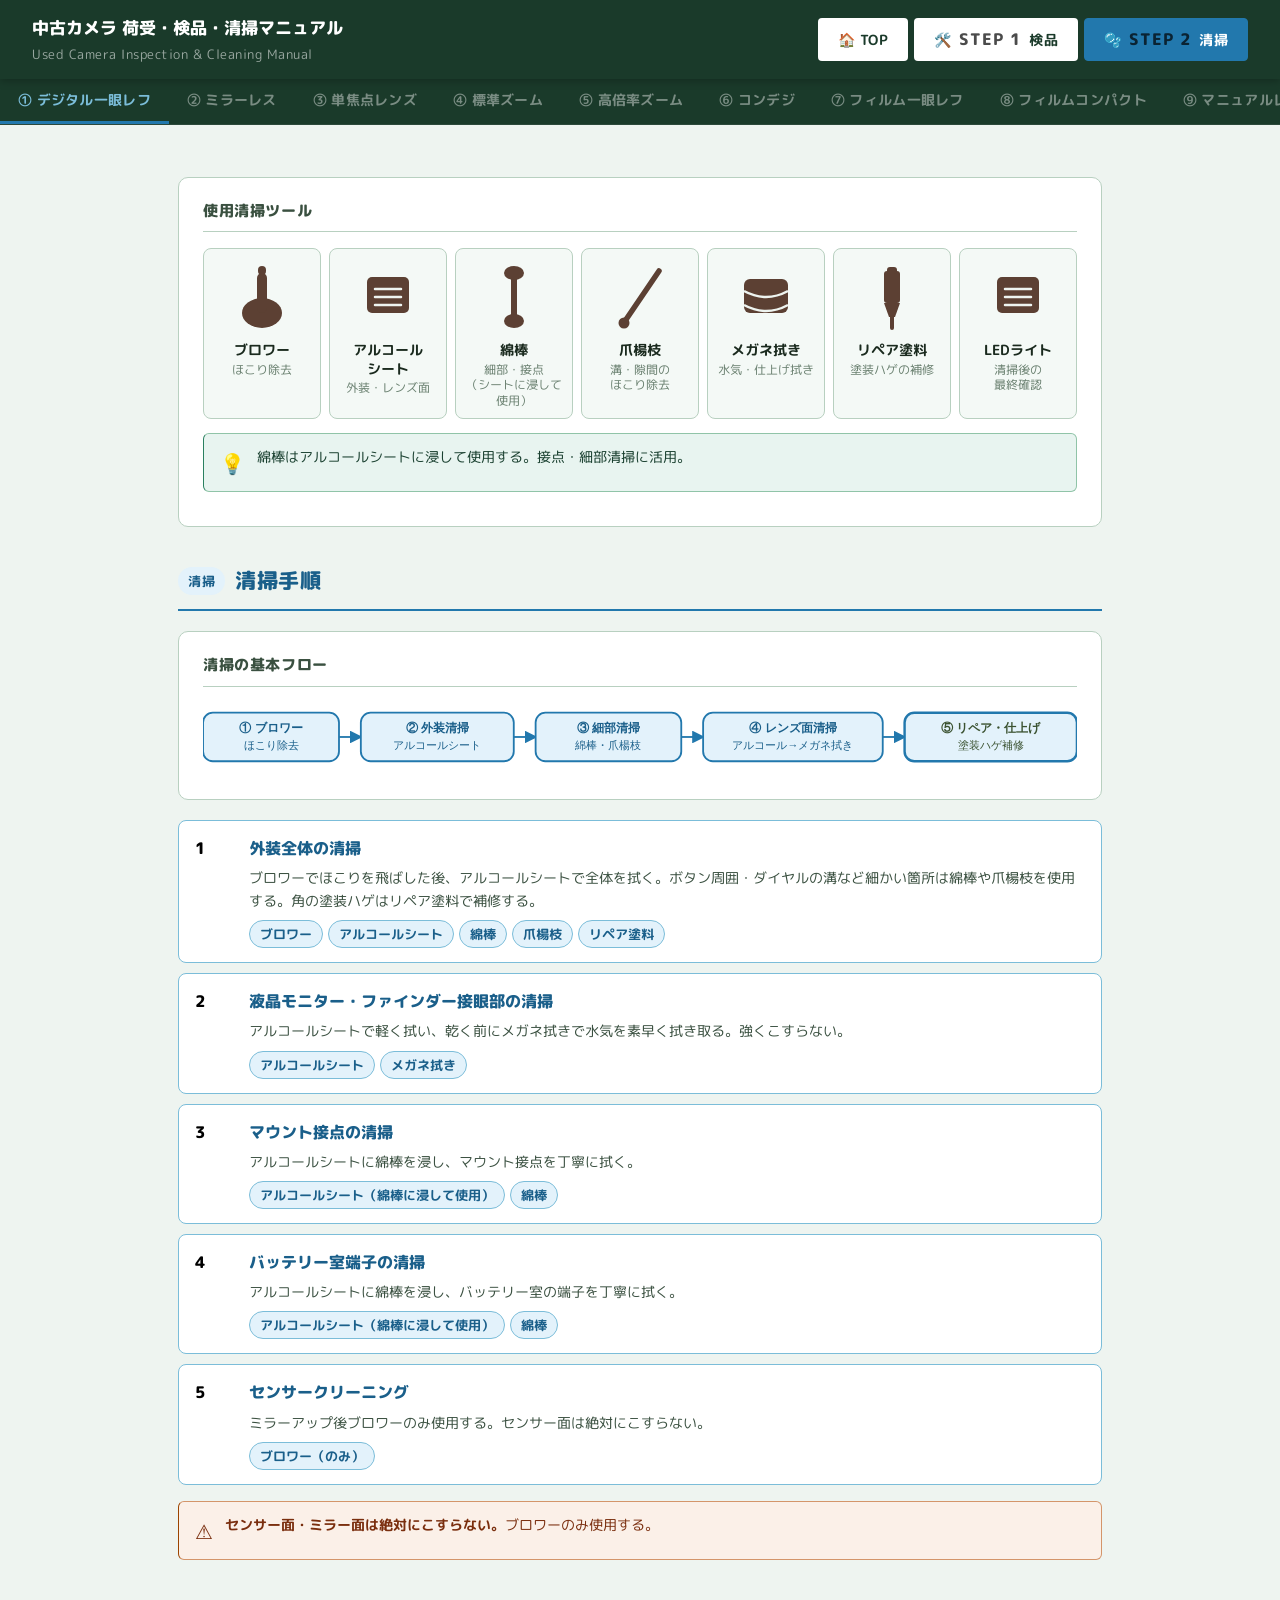
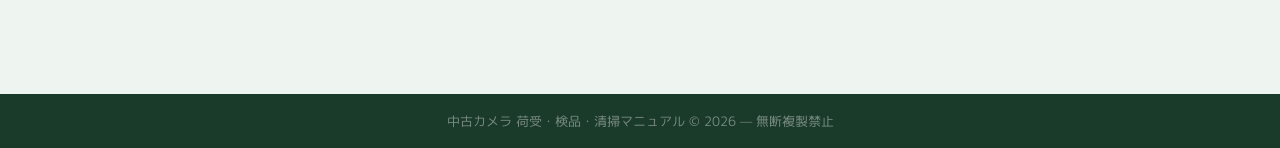
<file: step2.html>
<!DOCTYPE html>
<html lang="ja">
<head>
<meta charset="UTF-8">
<meta name="viewport" content="width=device-width, initial-scale=1.0">
<title>STEP 2 清掃 — 中古カメラ 検品・清掃マニュアル</title>
<link rel="stylesheet" href="assets/common.css">
</head>
<body class="step2-page">

<!-- ヘッダー -->
<header class="site-header">
  <a href="index.html" class="logo">
    中古カメラ 荷受・検品・清掃マニュアル
    <span>Used Camera Inspection &amp; Cleaning Manual</span>
  </a>
  <nav class="step-nav">
    <a href="index.html">🏠 TOP</a>
    <a href="step1.html">🛠️ <span class="step-num">STEP 1</span> 検品</a>
    <a href="step2.html" class="active-step2">🫧 <span class="step-num">STEP 2</span> 清掃</a>
  </nav>
</header>

<!-- タブバー -->
<div class="tab-bar">
  <button data-tab="digital-slr">① デジタル一眼レフ</button>
  <button data-tab="mirrorless">② ミラーレス</button>
  <button data-tab="prime">③ 単焦点レンズ</button>
  <button data-tab="standard-zoom">④ 標準ズーム</button>
  <button data-tab="tele-zoom">⑤ 高倍率ズーム</button>
  <button data-tab="compact">⑥ コンデジ</button>
  <button data-tab="film-slr">⑦ フィルム一眼レフ</button>
  <button data-tab="film-compact">⑧ フィルムコンパクト</button>
  <button data-tab="mf-lens">⑨ マニュアルレンズ</button>
</div>

<div class="page-body">

  <!-- ══════════════════════════════════════
       共通ツール一覧（全ジャンル共通）
  ══════════════════════════════════════ -->

  <!-- ══════════════════════════════════════
       ① デジタル一眼レフ（本体）
  ══════════════════════════════════════ -->
  <div id="digital-slr" class="tab-panel">
    <div class="fig-box">
      <div class="fig-title">使用清掃ツール</div>
      <div class="tool-grid">
        <div class="tool-card">
          <svg viewBox="0 0 58 72" xmlns="http://www.w3.org/2000/svg" width="58" height="72"><ellipse cx="29" cy="52" rx="20" ry="15" fill="#5C4033"/><rect x="24" y="12" width="10" height="40" rx="5" fill="#5C4033"/><rect x="25" y="5" width="8" height="9" rx="4" fill="#5C4033"/></svg>
          <div class="tool-name">ブロワー</div><div class="tool-note">ほこり除去</div>
        </div>
        <div class="tool-card">
          <svg viewBox="0 0 58 72" xmlns="http://www.w3.org/2000/svg" width="58" height="72"><rect x="8" y="16" width="42" height="36" rx="5" fill="#5C4033"/><line x1="16" y1="28" x2="42" y2="28" stroke="#EEF4F0" stroke-width="2.5" stroke-linecap="round"/><line x1="16" y1="36" x2="42" y2="36" stroke="#EEF4F0" stroke-width="2.5" stroke-linecap="round"/><line x1="16" y1="44" x2="42" y2="44" stroke="#EEF4F0" stroke-width="2.5" stroke-linecap="round"/></svg>
          <div class="tool-name">アルコール<br>シート</div><div class="tool-note">外装・レンズ面</div>
        </div>
        <div class="tool-card">
          <svg viewBox="0 0 58 72" xmlns="http://www.w3.org/2000/svg" width="58" height="72"><rect x="26" y="14" width="6" height="44" rx="3" fill="#5C4033"/><ellipse cx="29" cy="12" rx="10" ry="7" fill="#5C4033"/><ellipse cx="29" cy="60" rx="10" ry="7" fill="#5C4033"/></svg>
          <div class="tool-name">綿棒</div><div class="tool-note">細部・接点<br>（シートに浸して使用）</div>
        </div>
        <div class="tool-card">
          <svg viewBox="0 0 58 72" xmlns="http://www.w3.org/2000/svg" width="58" height="72"><line x1="12" y1="63" x2="48" y2="10" stroke="#5C4033" stroke-width="5.5" stroke-linecap="round"/><circle cx="13" cy="62" r="5.5" fill="#5C4033"/></svg>
          <div class="tool-name">爪楊枝</div><div class="tool-note">溝・隙間の<br>ほこり除去</div>
        </div>
        <div class="tool-card">
          <svg viewBox="0 0 58 72" xmlns="http://www.w3.org/2000/svg" width="58" height="72"><rect x="7" y="18" width="44" height="34" rx="6" fill="#5C4033"/><path d="M7,30 Q29,42 51,30" fill="none" stroke="#EEF4F0" stroke-width="2.5"/><path d="M7,44 Q29,56 51,44" fill="none" stroke="#EEF4F0" stroke-width="2.5"/></svg>
          <div class="tool-name">メガネ拭き</div><div class="tool-note">水気・仕上げ拭き</div>
        </div>
        <div class="tool-card">
          <svg viewBox="0 0 58 72" xmlns="http://www.w3.org/2000/svg" width="58" height="72"><rect x="21" y="10" width="16" height="32" rx="3" fill="#5C4033"/><rect x="24" y="6" width="10" height="7" rx="3" fill="#5C4033"/><polygon points="21,42 37,42 32,56 26,56" fill="#5C4033"/><line x1="29" y1="56" x2="29" y2="67" stroke="#5C4033" stroke-width="4" stroke-linecap="round"/></svg>
          <div class="tool-name">リペア塗料</div><div class="tool-note">塗装ハゲの補修</div>
        </div>
        <div class="tool-card">
          <svg viewBox="0 0 58 72" xmlns="http://www.w3.org/2000/svg" width="58" height="72"><rect x="8" y="16" width="42" height="36" rx="5" fill="#5C4033"/><line x1="16" y1="28" x2="42" y2="28" stroke="#EEF4F0" stroke-width="2.5" stroke-linecap="round"/><line x1="16" y1="36" x2="42" y2="36" stroke="#EEF4F0" stroke-width="2.5" stroke-linecap="round"/><line x1="16" y1="44" x2="42" y2="44" stroke="#EEF4F0" stroke-width="2.5" stroke-linecap="round"/></svg>
          <div class="tool-name">LEDライト</div><div class="tool-note">清掃後の<br>最終確認</div>
        </div>
      </div>
      <div class="callout info" style="margin-top:14px;">
        <div class="callout-icon">💡</div>
        <div>綿棒はアルコールシートに浸して使用する。接点・細部清掃に活用。</div>
      </div>
    </div>

    <div class="sec-hdr cln"><span class="sec-tag">清掃</span><h2>清掃手順</h2></div>
    <div class="fig-box">
      <div class="fig-title">清掃の基本フロー</div>
      <div class="flow-wrap">
        <svg viewBox="0 0 720 56" xmlns="http://www.w3.org/2000/svg" style="width:100%;min-width:580px;height:auto;">
          <defs><marker id="ga" markerWidth="7" markerHeight="7" refX="6" refY="3.5" orient="auto"><path d="M0,0 L7,3.5 L0,7 Z" fill="#2278AD"/></marker></defs>
          <rect x="0"   y="8" width="112" height="40" rx="8" fill="#E3F2FB" stroke="#2278AD" stroke-width="1.5"/>
          <text x="56"  y="24" font-family="sans-serif" font-size="10" fill="#1A5F8A" text-anchor="middle" font-weight="bold">① ブロワー</text>
          <text x="56"  y="38" font-family="sans-serif" font-size="9" fill="#1A5F8A" text-anchor="middle">ほこり除去</text>
          <line x1="112" y1="28" x2="130" y2="28" stroke="#2278AD" stroke-width="1.5" marker-end="url(#ga)"/>
          <rect x="130" y="8" width="126" height="40" rx="8" fill="#E3F2FB" stroke="#2278AD" stroke-width="1.5"/>
          <text x="193" y="24" font-family="sans-serif" font-size="10" fill="#1A5F8A" text-anchor="middle" font-weight="bold">② 外装清掃</text>
          <text x="193" y="38" font-family="sans-serif" font-size="9" fill="#1A5F8A" text-anchor="middle">アルコールシート</text>
          <line x1="256" y1="28" x2="274" y2="28" stroke="#2278AD" stroke-width="1.5" marker-end="url(#ga)"/>
          <rect x="274" y="8" width="120" height="40" rx="8" fill="#E3F2FB" stroke="#2278AD" stroke-width="1.5"/>
          <text x="334" y="24" font-family="sans-serif" font-size="10" fill="#1A5F8A" text-anchor="middle" font-weight="bold">③ 細部清掃</text>
          <text x="334" y="38" font-family="sans-serif" font-size="9" fill="#1A5F8A" text-anchor="middle">綿棒・爪楊枝</text>
          <line x1="394" y1="28" x2="412" y2="28" stroke="#2278AD" stroke-width="1.5" marker-end="url(#ga)"/>
          <rect x="412" y="8" width="148" height="40" rx="8" fill="#E3F2FB" stroke="#2278AD" stroke-width="1.5"/>
          <text x="486" y="24" font-family="sans-serif" font-size="10" fill="#1A5F8A" text-anchor="middle" font-weight="bold">④ レンズ面清掃</text>
          <text x="486" y="38" font-family="sans-serif" font-size="9" fill="#1A5F8A" text-anchor="middle">アルコール→メガネ拭き</text>
          <line x1="560" y1="28" x2="578" y2="28" stroke="#2278AD" stroke-width="1.5" marker-end="url(#ga)"/>
          <rect x="578" y="8" width="142" height="40" rx="8" fill="#E3F2FB" stroke="#2278AD" stroke-width="2"/>
          <text x="649" y="24" font-family="sans-serif" font-size="10" fill="#3A5230" text-anchor="middle" font-weight="bold">⑤ リペア・仕上げ</text>
          <text x="649" y="38" font-family="sans-serif" font-size="9" fill="#3A5230" text-anchor="middle">塗装ハゲ補修</text>
        </svg>
      </div>
    </div>

    <div class="clean-steps">
      <div class="clean-step">
        <div class="step-num">1</div>
        <div>
          <div class="step-title">外装全体の清掃</div>
          <div class="step-detail">ブロワーでほこりを飛ばした後、アルコールシートで全体を拭く。ボタン周囲・ダイヤルの溝など細かい箇所は綿棒や爪楊枝を使用する。角の塗装ハゲはリペア塗料で補修する。</div>
          <div class="step-tools">
            <span class="tool-pill">ブロワー</span><span class="tool-pill">アルコールシート</span><span class="tool-pill">綿棒</span><span class="tool-pill">爪楊枝</span><span class="tool-pill">リペア塗料</span>
          </div>
        </div>
      </div>
      <div class="clean-step">
        <div class="step-num">2</div>
        <div>
          <div class="step-title">液晶モニター・ファインダー接眼部の清掃</div>
          <div class="step-detail">アルコールシートで軽く拭い、乾く前にメガネ拭きで水気を素早く拭き取る。強くこすらない。</div>
          <div class="step-tools">
            <span class="tool-pill">アルコールシート</span><span class="tool-pill">メガネ拭き</span>
          </div>
        </div>
      </div>
      <div class="clean-step">
        <div class="step-num">3</div>
        <div>
          <div class="step-title">マウント接点の清掃</div>
          <div class="step-detail">アルコールシートに綿棒を浸し、マウント接点を丁寧に拭く。</div>
          <div class="step-tools">
            <span class="tool-pill">アルコールシート（綿棒に浸して使用）</span><span class="tool-pill">綿棒</span>
          </div>
        </div>
      </div>
      <div class="clean-step">
        <div class="step-num">4</div>
        <div>
          <div class="step-title">バッテリー室端子の清掃</div>
          <div class="step-detail">アルコールシートに綿棒を浸し、バッテリー室の端子を丁寧に拭く。</div>
          <div class="step-tools">
            <span class="tool-pill">アルコールシート（綿棒に浸して使用）</span><span class="tool-pill">綿棒</span>
          </div>
        </div>
      </div>
      <div class="clean-step">
        <div class="step-num">5</div>
        <div>
          <div class="step-title">センサークリーニング</div>
          <div class="step-detail">ミラーアップ後ブロワーのみ使用する。センサー面は絶対にこすらない。</div>
          <div class="step-tools">
            <span class="tool-pill">ブロワー（のみ）</span>
          </div>
        </div>
      </div>
    </div>
    <div class="callout warn" style="margin-top:16px;">
      <div class="callout-icon">⚠</div>
      <div><strong>センサー面・ミラー面は絶対にこすらない。</strong>ブロワーのみ使用する。</div>
    </div>
  </div><!-- /#digital-slr -->

  <div id="mirrorless" class="tab-panel">
    <div class="fig-box">
      <div class="fig-title">使用清掃ツール</div>
      <div class="tool-grid">
        <div class="tool-card"><svg viewBox="0 0 58 72" xmlns="http://www.w3.org/2000/svg" width="58" height="72"><ellipse cx="29" cy="52" rx="20" ry="15" fill="#5C4033"/><rect x="24" y="12" width="10" height="40" rx="5" fill="#5C4033"/><rect x="25" y="5" width="8" height="9" rx="4" fill="#5C4033"/></svg><div class="tool-name">ブロワー</div><div class="tool-note">ほこり除去</div></div>
        <div class="tool-card"><svg viewBox="0 0 58 72" xmlns="http://www.w3.org/2000/svg" width="58" height="72"><rect x="8" y="16" width="42" height="36" rx="5" fill="#5C4033"/><line x1="16" y1="28" x2="42" y2="28" stroke="#EEF4F0" stroke-width="2.5" stroke-linecap="round"/><line x1="16" y1="36" x2="42" y2="36" stroke="#EEF4F0" stroke-width="2.5" stroke-linecap="round"/><line x1="16" y1="44" x2="42" y2="44" stroke="#EEF4F0" stroke-width="2.5" stroke-linecap="round"/></svg><div class="tool-name">アルコール<br>シート</div><div class="tool-note">外装・液晶面</div></div>
        <div class="tool-card"><svg viewBox="0 0 58 72" xmlns="http://www.w3.org/2000/svg" width="58" height="72"><rect x="26" y="14" width="6" height="44" rx="3" fill="#5C4033"/><ellipse cx="29" cy="12" rx="10" ry="7" fill="#5C4033"/><ellipse cx="29" cy="60" rx="10" ry="7" fill="#5C4033"/></svg><div class="tool-name">綿棒</div><div class="tool-note">細部・接点</div></div>
        <div class="tool-card"><svg viewBox="0 0 58 72" xmlns="http://www.w3.org/2000/svg" width="58" height="72"><line x1="12" y1="63" x2="48" y2="10" stroke="#5C4033" stroke-width="5.5" stroke-linecap="round"/><circle cx="13" cy="62" r="5.5" fill="#5C4033"/></svg><div class="tool-name">爪楊枝</div><div class="tool-note">溝・隙間</div></div>
        <div class="tool-card"><svg viewBox="0 0 58 72" xmlns="http://www.w3.org/2000/svg" width="58" height="72"><rect x="7" y="18" width="44" height="34" rx="6" fill="#5C4033"/><path d="M7,30 Q29,42 51,30" fill="none" stroke="#EEF4F0" stroke-width="2.5"/><path d="M7,44 Q29,56 51,44" fill="none" stroke="#EEF4F0" stroke-width="2.5"/></svg><div class="tool-name">メガネ拭き</div><div class="tool-note">水気・仕上げ</div></div>
        <div class="tool-card"><svg viewBox="0 0 58 72" xmlns="http://www.w3.org/2000/svg" width="58" height="72"><rect x="8" y="16" width="42" height="36" rx="5" fill="#5C4033"/><line x1="16" y1="28" x2="42" y2="28" stroke="#EEF4F0" stroke-width="2.5" stroke-linecap="round"/><line x1="16" y1="36" x2="42" y2="36" stroke="#EEF4F0" stroke-width="2.5" stroke-linecap="round"/><line x1="16" y1="44" x2="42" y2="44" stroke="#EEF4F0" stroke-width="2.5" stroke-linecap="round"/></svg><div class="tool-name">リペア塗料</div><div class="tool-note">塗装ハゲ補修</div></div>
      </div>
      <div class="callout info" style="margin-top:14px;"><div class="callout-icon">💡</div><div>綿棒はアルコールシートに浸して使用する。</div></div>
    </div>
    <div class="sec-hdr cln"><span class="sec-tag">清掃</span><h2>清掃手順</h2></div>
    <div class="clean-steps">
      <div class="clean-step"><div class="step-num">1</div><div><div class="step-title">外装全体の清掃</div><div class="step-detail">ブロワーでほこりを飛ばした後、アルコールシートで全体を拭く。ボタン周囲・ダイヤルの溝は綿棒や爪楊枝を使用する。角の塗装ハゲはリペア塗料で補修する。</div><div class="step-tools"><span class="tool-pill">ブロワー</span><span class="tool-pill">アルコールシート</span><span class="tool-pill">綿棒</span><span class="tool-pill">爪楊枝</span><span class="tool-pill">リペア塗料</span></div></div></div>
      <div class="clean-step"><div class="step-num">2</div><div><div class="step-title">液晶モニター・EVFの清掃</div><div class="step-detail">アルコールシートで軽く拭い、乾く前にメガネ拭きで素早く水気を拭き取る。強くこすらない。チルト液晶のヒンジ周辺の汚れは綿棒で清掃する。</div><div class="step-tools"><span class="tool-pill">アルコールシート</span><span class="tool-pill">メガネ拭き</span><span class="tool-pill">綿棒</span></div></div></div>
      <div class="clean-step"><div class="step-num">3</div><div><div class="step-title">マウント接点の清掃</div><div class="step-detail">アルコールシートに綿棒を浸し、マウント接点を丁寧に拭く。</div><div class="step-tools"><span class="tool-pill">アルコールシート（綿棒に浸して使用）</span><span class="tool-pill">綿棒</span></div></div></div>
      <div class="clean-step"><div class="step-num">4</div><div><div class="step-title">バッテリー室端子の清掃</div><div class="step-detail">アルコールシートに綿棒を浸し、バッテリー室の端子を丁寧に拭く。</div><div class="step-tools"><span class="tool-pill">アルコールシート（綿棒に浸して使用）</span><span class="tool-pill">綿棒</span></div></div></div>
      <div class="clean-step"><div class="step-num">5</div><div><div class="step-title">センサークリーニング</div><div class="step-detail">ミラーアップ（センサークリーニングモード）後ブロワーのみ使用する。センサー面は絶対にこすらない。</div><div class="step-tools"><span class="tool-pill">ブロワー（のみ）</span></div></div></div>
    </div>
    <div class="callout warn" style="margin-top:16px;"><div class="callout-icon">⚠</div><div><strong>センサー面は絶対にこすらない。</strong>ブロワーのみ使用する。</div></div>
  </div><!-- /#mirrorless -->

  <div id="prime" class="tab-panel">
    <div class="fig-box">
      <div class="fig-title">使用清掃ツール</div>
      <div class="tool-grid">
        <div class="tool-card"><svg viewBox="0 0 58 72" xmlns="http://www.w3.org/2000/svg" width="58" height="72"><ellipse cx="29" cy="52" rx="20" ry="15" fill="#5C4033"/><rect x="24" y="12" width="10" height="40" rx="5" fill="#5C4033"/><rect x="25" y="5" width="8" height="9" rx="4" fill="#5C4033"/></svg><div class="tool-name">ブロワー</div><div class="tool-note">ほこり除去</div></div>
        <div class="tool-card"><svg viewBox="0 0 58 72" xmlns="http://www.w3.org/2000/svg" width="58" height="72"><rect x="8" y="16" width="42" height="36" rx="5" fill="#5C4033"/><line x1="16" y1="28" x2="42" y2="28" stroke="#EEF4F0" stroke-width="2.5" stroke-linecap="round"/><line x1="16" y1="36" x2="42" y2="36" stroke="#EEF4F0" stroke-width="2.5" stroke-linecap="round"/><line x1="16" y1="44" x2="42" y2="44" stroke="#EEF4F0" stroke-width="2.5" stroke-linecap="round"/></svg><div class="tool-name">アルコール<br>シート</div><div class="tool-note">外装・レンズ面</div></div>
        <div class="tool-card"><svg viewBox="0 0 58 72" xmlns="http://www.w3.org/2000/svg" width="58" height="72"><rect x="26" y="14" width="6" height="44" rx="3" fill="#5C4033"/><ellipse cx="29" cy="12" rx="10" ry="7" fill="#5C4033"/><ellipse cx="29" cy="60" rx="10" ry="7" fill="#5C4033"/></svg><div class="tool-name">綿棒</div><div class="tool-note">細部・接点</div></div>
        <div class="tool-card"><svg viewBox="0 0 58 72" xmlns="http://www.w3.org/2000/svg" width="58" height="72"><line x1="12" y1="63" x2="48" y2="10" stroke="#5C4033" stroke-width="5.5" stroke-linecap="round"/><circle cx="13" cy="62" r="5.5" fill="#5C4033"/></svg><div class="tool-name">爪楊枝</div><div class="tool-note">溝・隙間</div></div>
        <div class="tool-card"><svg viewBox="0 0 58 72" xmlns="http://www.w3.org/2000/svg" width="58" height="72"><rect x="7" y="18" width="44" height="34" rx="6" fill="#5C4033"/><path d="M7,30 Q29,42 51,30" fill="none" stroke="#EEF4F0" stroke-width="2.5"/><path d="M7,44 Q29,56 51,44" fill="none" stroke="#EEF4F0" stroke-width="2.5"/></svg><div class="tool-name">メガネ拭き</div><div class="tool-note">水気・仕上げ</div></div>
        <div class="tool-card"><svg viewBox="0 0 58 72" xmlns="http://www.w3.org/2000/svg" width="58" height="72"><rect x="8" y="16" width="42" height="36" rx="5" fill="#5C4033"/><line x1="16" y1="28" x2="42" y2="28" stroke="#EEF4F0" stroke-width="2.5" stroke-linecap="round"/><line x1="16" y1="36" x2="42" y2="36" stroke="#EEF4F0" stroke-width="2.5" stroke-linecap="round"/><line x1="16" y1="44" x2="42" y2="44" stroke="#EEF4F0" stroke-width="2.5" stroke-linecap="round"/></svg><div class="tool-name">リペア塗料</div><div class="tool-note">塗装ハゲ補修</div></div>
      </div>
      <div class="callout info" style="margin-top:14px;"><div class="callout-icon">💡</div><div>綿棒はアルコールシートに浸して使用する。</div></div>
    </div>
    <div class="sec-hdr cln"><span class="sec-tag">清掃</span><h2>清掃手順</h2></div>
    <div class="clean-steps">
      <div class="clean-step"><div class="step-num">1</div><div><div class="step-title">鏡胴外装の清掃</div><div class="step-detail">ブロワーでほこりを飛ばした後、アルコールシートで全体を拭く。継ぎ目・リング溝は綿棒や爪楊枝を使用する。塗装ハゲはリペア塗料で補修する。</div><div class="step-tools"><span class="tool-pill">ブロワー</span><span class="tool-pill">アルコールシート</span><span class="tool-pill">綿棒</span><span class="tool-pill">爪楊枝</span><span class="tool-pill">リペア塗料</span></div></div></div>
      <div class="clean-step"><div class="step-num">2</div><div><div class="step-title">前玉・後玉の清掃</div><div class="step-detail">汚れがひどい場合はアルコールシートで軽く拭い、乾く前にメガネ拭きで素早く水気を拭き取る。軽い汚れはブロワー後にメガネ拭きで清掃する。コーティングを傷めないよう力を入れすぎない。</div><div class="step-tools"><span class="tool-pill">ブロワー</span><span class="tool-pill">アルコールシート（汚れがひどい場合）</span><span class="tool-pill">メガネ拭き</span></div></div></div>
      <div class="clean-step"><div class="step-num">3</div><div><div class="step-title">フォーカスリングの清掃</div><div class="step-detail">アルコールシートで拭き上げる。溝の部分は綿棒や爪楊枝でほこりをかき出す。</div><div class="step-tools"><span class="tool-pill">アルコールシート</span><span class="tool-pill">綿棒</span><span class="tool-pill">爪楊枝</span></div></div></div>
      <div class="clean-step"><div class="step-num">4</div><div><div class="step-title">マウント面・接点の清掃</div><div class="step-detail">アルコールシートに綿棒を浸し、マウント面と接点を丁寧に拭く。</div><div class="step-tools"><span class="tool-pill">アルコールシート（綿棒に浸して使用）</span><span class="tool-pill">綿棒</span></div></div></div>
    </div>
    <div class="callout warn" style="margin-top:16px;"><div class="callout-icon">⚠</div><div><strong>レンズ面のコーティングは繊細。</strong>アルコールシート使用後は必ずメガネ拭きで素早く水気を拭き取る。こすりすぎない。</div></div>
  </div><!-- /#prime -->

  <div id="standard-zoom" class="tab-panel">
    <div class="fig-box">
      <div class="fig-title">使用清掃ツール</div>
      <div class="tool-grid">
        <div class="tool-card"><svg viewBox="0 0 58 72" xmlns="http://www.w3.org/2000/svg" width="58" height="72"><ellipse cx="29" cy="52" rx="20" ry="15" fill="#5C4033"/><rect x="24" y="12" width="10" height="40" rx="5" fill="#5C4033"/><rect x="25" y="5" width="8" height="9" rx="4" fill="#5C4033"/></svg><div class="tool-name">ブロワー</div><div class="tool-note">ほこり除去</div></div>
        <div class="tool-card"><svg viewBox="0 0 58 72" xmlns="http://www.w3.org/2000/svg" width="58" height="72"><rect x="8" y="16" width="42" height="36" rx="5" fill="#5C4033"/><line x1="16" y1="28" x2="42" y2="28" stroke="#EEF4F0" stroke-width="2.5" stroke-linecap="round"/><line x1="16" y1="36" x2="42" y2="36" stroke="#EEF4F0" stroke-width="2.5" stroke-linecap="round"/><line x1="16" y1="44" x2="42" y2="44" stroke="#EEF4F0" stroke-width="2.5" stroke-linecap="round"/></svg><div class="tool-name">アルコール<br>シート</div><div class="tool-note">外装・レンズ面</div></div>
        <div class="tool-card"><svg viewBox="0 0 58 72" xmlns="http://www.w3.org/2000/svg" width="58" height="72"><rect x="26" y="14" width="6" height="44" rx="3" fill="#5C4033"/><ellipse cx="29" cy="12" rx="10" ry="7" fill="#5C4033"/><ellipse cx="29" cy="60" rx="10" ry="7" fill="#5C4033"/></svg><div class="tool-name">綿棒</div><div class="tool-note">細部・接点</div></div>
        <div class="tool-card"><svg viewBox="0 0 58 72" xmlns="http://www.w3.org/2000/svg" width="58" height="72"><line x1="12" y1="63" x2="48" y2="10" stroke="#5C4033" stroke-width="5.5" stroke-linecap="round"/><circle cx="13" cy="62" r="5.5" fill="#5C4033"/></svg><div class="tool-name">爪楊枝</div><div class="tool-note">溝・隙間</div></div>
        <div class="tool-card"><svg viewBox="0 0 58 72" xmlns="http://www.w3.org/2000/svg" width="58" height="72"><rect x="7" y="18" width="44" height="34" rx="6" fill="#5C4033"/><path d="M7,30 Q29,42 51,30" fill="none" stroke="#EEF4F0" stroke-width="2.5"/><path d="M7,44 Q29,56 51,44" fill="none" stroke="#EEF4F0" stroke-width="2.5"/></svg><div class="tool-name">メガネ拭き</div><div class="tool-note">水気・仕上げ</div></div>
        <div class="tool-card"><svg viewBox="0 0 58 72" xmlns="http://www.w3.org/2000/svg" width="58" height="72"><rect x="8" y="16" width="42" height="36" rx="5" fill="#5C4033"/><line x1="16" y1="28" x2="42" y2="28" stroke="#EEF4F0" stroke-width="2.5" stroke-linecap="round"/><line x1="16" y1="36" x2="42" y2="36" stroke="#EEF4F0" stroke-width="2.5" stroke-linecap="round"/><line x1="16" y1="44" x2="42" y2="44" stroke="#EEF4F0" stroke-width="2.5" stroke-linecap="round"/></svg><div class="tool-name">リペア塗料</div><div class="tool-note">塗装ハゲ補修</div></div>
      </div>
      <div class="callout info" style="margin-top:14px;"><div class="callout-icon">💡</div><div>綿棒はアルコールシートに浸して使用する。</div></div>
    </div>
    <div class="sec-hdr cln"><span class="sec-tag">清掃</span><h2>清掃手順</h2></div>
    <div class="clean-steps">
      <div class="clean-step"><div class="step-num">1</div><div><div class="step-title">鏡胴外装・ズームリングの清掃</div><div class="step-detail">ブロワーでほこりを飛ばした後、アルコールシートで全体を拭く。ズームリング・フォーカスリングの溝は綿棒や爪楊枝でほこりをかき出す。</div><div class="step-tools"><span class="tool-pill">ブロワー</span><span class="tool-pill">アルコールシート</span><span class="tool-pill">綿棒</span><span class="tool-pill">爪楊枝</span></div></div></div>
      <div class="clean-step"><div class="step-num">2</div><div><div class="step-title">前玉・後玉の清掃</div><div class="step-detail">汚れがひどい場合はアルコールシートで軽く拭い、乾く前にメガネ拭きで素早く水気を拭き取る。軽い汚れはブロワー後にメガネ拭きで清掃する。</div><div class="step-tools"><span class="tool-pill">ブロワー</span><span class="tool-pill">アルコールシート（汚れがひどい場合）</span><span class="tool-pill">メガネ拭き</span></div></div></div>
      <div class="clean-step"><div class="step-num">3</div><div><div class="step-title">マウント面・接点の清掃</div><div class="step-detail">アルコールシートに綿棒を浸し、マウント面と接点を丁寧に拭く。</div><div class="step-tools"><span class="tool-pill">アルコールシート（綿棒に浸して使用）</span><span class="tool-pill">綿棒</span></div></div></div>
      <div class="clean-step"><div class="step-num">4</div><div><div class="step-title">塗装ハゲの補修</div><div class="step-detail">角や擦れた部分の塗装ハゲをリペア塗料で補修する。</div><div class="step-tools"><span class="tool-pill">リペア塗料</span></div></div></div>
    </div>
    <div class="callout warn" style="margin-top:16px;"><div class="callout-icon">⚠</div><div><strong>レンズ面のコーティングは繊細。</strong>アルコールシート使用後は必ずメガネ拭きで素早く水気を拭き取る。こすりすぎない。</div></div>
  </div><!-- /#standard-zoom -->

  <div id="tele-zoom" class="tab-panel">
    <div class="fig-box">
      <div class="fig-title">使用清掃ツール</div>
      <div class="tool-grid">
        <div class="tool-card"><svg viewBox="0 0 58 72" xmlns="http://www.w3.org/2000/svg" width="58" height="72"><ellipse cx="29" cy="52" rx="20" ry="15" fill="#5C4033"/><rect x="24" y="12" width="10" height="40" rx="5" fill="#5C4033"/><rect x="25" y="5" width="8" height="9" rx="4" fill="#5C4033"/></svg><div class="tool-name">ブロワー</div><div class="tool-note">ほこり除去</div></div>
        <div class="tool-card"><svg viewBox="0 0 58 72" xmlns="http://www.w3.org/2000/svg" width="58" height="72"><rect x="8" y="16" width="42" height="36" rx="5" fill="#5C4033"/><line x1="16" y1="28" x2="42" y2="28" stroke="#EEF4F0" stroke-width="2.5" stroke-linecap="round"/><line x1="16" y1="36" x2="42" y2="36" stroke="#EEF4F0" stroke-width="2.5" stroke-linecap="round"/><line x1="16" y1="44" x2="42" y2="44" stroke="#EEF4F0" stroke-width="2.5" stroke-linecap="round"/></svg><div class="tool-name">アルコール<br>シート</div><div class="tool-note">外装・レンズ面</div></div>
        <div class="tool-card"><svg viewBox="0 0 58 72" xmlns="http://www.w3.org/2000/svg" width="58" height="72"><rect x="26" y="14" width="6" height="44" rx="3" fill="#5C4033"/><ellipse cx="29" cy="12" rx="10" ry="7" fill="#5C4033"/><ellipse cx="29" cy="60" rx="10" ry="7" fill="#5C4033"/></svg><div class="tool-name">綿棒</div><div class="tool-note">細部・接点</div></div>
        <div class="tool-card"><svg viewBox="0 0 58 72" xmlns="http://www.w3.org/2000/svg" width="58" height="72"><line x1="12" y1="63" x2="48" y2="10" stroke="#5C4033" stroke-width="5.5" stroke-linecap="round"/><circle cx="13" cy="62" r="5.5" fill="#5C4033"/></svg><div class="tool-name">爪楊枝</div><div class="tool-note">溝・隙間</div></div>
        <div class="tool-card"><svg viewBox="0 0 58 72" xmlns="http://www.w3.org/2000/svg" width="58" height="72"><rect x="7" y="18" width="44" height="34" rx="6" fill="#5C4033"/><path d="M7,30 Q29,42 51,30" fill="none" stroke="#EEF4F0" stroke-width="2.5"/><path d="M7,44 Q29,56 51,44" fill="none" stroke="#EEF4F0" stroke-width="2.5"/></svg><div class="tool-name">メガネ拭き</div><div class="tool-note">水気・仕上げ</div></div>
        <div class="tool-card"><svg viewBox="0 0 58 72" xmlns="http://www.w3.org/2000/svg" width="58" height="72"><rect x="8" y="16" width="42" height="36" rx="5" fill="#5C4033"/><line x1="16" y1="28" x2="42" y2="28" stroke="#EEF4F0" stroke-width="2.5" stroke-linecap="round"/><line x1="16" y1="36" x2="42" y2="36" stroke="#EEF4F0" stroke-width="2.5" stroke-linecap="round"/><line x1="16" y1="44" x2="42" y2="44" stroke="#EEF4F0" stroke-width="2.5" stroke-linecap="round"/></svg><div class="tool-name">リペア塗料</div><div class="tool-note">塗装ハゲ補修</div></div>
      </div>
      <div class="callout info" style="margin-top:14px;"><div class="callout-icon">💡</div><div>綿棒はアルコールシートに浸して使用する。</div></div>
    </div>
    <div class="sec-hdr cln"><span class="sec-tag">清掃</span><h2>清掃手順</h2></div>
    <div class="clean-steps">
      <div class="clean-step"><div class="step-num">1</div><div><div class="step-title">鏡胴外装・各リングの清掃</div><div class="step-detail">ブロワーでほこりを飛ばした後、アルコールシートで全体を拭く。ズームリング・フォーカスリングの溝は綿棒や爪楊枝でほこりをかき出す。三脚座周辺も清掃する。</div><div class="step-tools"><span class="tool-pill">ブロワー</span><span class="tool-pill">アルコールシート</span><span class="tool-pill">綿棒</span><span class="tool-pill">爪楊枝</span></div></div></div>
      <div class="clean-step"><div class="step-num">2</div><div><div class="step-title">前玉・後玉の清掃</div><div class="step-detail">汚れがひどい場合はアルコールシートで軽く拭い、乾く前にメガネ拭きで素早く水気を拭き取る。大口径レンズは特に丁寧に扱う。</div><div class="step-tools"><span class="tool-pill">ブロワー</span><span class="tool-pill">アルコールシート（汚れがひどい場合）</span><span class="tool-pill">メガネ拭き</span></div></div></div>
      <div class="clean-step"><div class="step-num">3</div><div><div class="step-title">マウント面・接点の清掃</div><div class="step-detail">アルコールシートに綿棒を浸し、マウント面と接点を丁寧に拭く。</div><div class="step-tools"><span class="tool-pill">アルコールシート（綿棒に浸して使用）</span><span class="tool-pill">綿棒</span></div></div></div>
      <div class="clean-step"><div class="step-num">4</div><div><div class="step-title">塗装ハゲの補修</div><div class="step-detail">角や擦れた部分の塗装ハゲをリペア塗料で補修する。</div><div class="step-tools"><span class="tool-pill">リペア塗料</span></div></div></div>
    </div>
    <div class="callout warn" style="margin-top:16px;"><div class="callout-icon">⚠</div><div><strong>レンズ面のコーティングは繊細。</strong>アルコールシート使用後は必ずメガネ拭きで素早く水気を拭き取る。</div></div>
  </div><!-- /#tele-zoom -->

  <div id="compact" class="tab-panel">
    <div class="fig-box">
      <div class="fig-title">使用清掃ツール</div>
      <div class="tool-grid">
        <div class="tool-card"><svg viewBox="0 0 58 72" xmlns="http://www.w3.org/2000/svg" width="58" height="72"><ellipse cx="29" cy="52" rx="20" ry="15" fill="#5C4033"/><rect x="24" y="12" width="10" height="40" rx="5" fill="#5C4033"/><rect x="25" y="5" width="8" height="9" rx="4" fill="#5C4033"/></svg><div class="tool-name">ブロワー</div><div class="tool-note">ほこり除去</div></div>
        <div class="tool-card"><svg viewBox="0 0 58 72" xmlns="http://www.w3.org/2000/svg" width="58" height="72"><rect x="8" y="16" width="42" height="36" rx="5" fill="#5C4033"/><line x1="16" y1="28" x2="42" y2="28" stroke="#EEF4F0" stroke-width="2.5" stroke-linecap="round"/><line x1="16" y1="36" x2="42" y2="36" stroke="#EEF4F0" stroke-width="2.5" stroke-linecap="round"/><line x1="16" y1="44" x2="42" y2="44" stroke="#EEF4F0" stroke-width="2.5" stroke-linecap="round"/></svg><div class="tool-name">アルコール<br>シート</div><div class="tool-note">外装・液晶面</div></div>
        <div class="tool-card"><svg viewBox="0 0 58 72" xmlns="http://www.w3.org/2000/svg" width="58" height="72"><rect x="26" y="14" width="6" height="44" rx="3" fill="#5C4033"/><ellipse cx="29" cy="12" rx="10" ry="7" fill="#5C4033"/><ellipse cx="29" cy="60" rx="10" ry="7" fill="#5C4033"/></svg><div class="tool-name">綿棒</div><div class="tool-note">細部・接点</div></div>
        <div class="tool-card"><svg viewBox="0 0 58 72" xmlns="http://www.w3.org/2000/svg" width="58" height="72"><line x1="12" y1="63" x2="48" y2="10" stroke="#5C4033" stroke-width="5.5" stroke-linecap="round"/><circle cx="13" cy="62" r="5.5" fill="#5C4033"/></svg><div class="tool-name">爪楊枝</div><div class="tool-note">溝・隙間</div></div>
        <div class="tool-card"><svg viewBox="0 0 58 72" xmlns="http://www.w3.org/2000/svg" width="58" height="72"><rect x="7" y="18" width="44" height="34" rx="6" fill="#5C4033"/><path d="M7,30 Q29,42 51,30" fill="none" stroke="#EEF4F0" stroke-width="2.5"/><path d="M7,44 Q29,56 51,44" fill="none" stroke="#EEF4F0" stroke-width="2.5"/></svg><div class="tool-name">メガネ拭き</div><div class="tool-note">水気・仕上げ</div></div>
        <div class="tool-card"><svg viewBox="0 0 58 72" xmlns="http://www.w3.org/2000/svg" width="58" height="72"><rect x="8" y="16" width="42" height="36" rx="5" fill="#5C4033"/><line x1="16" y1="28" x2="42" y2="28" stroke="#EEF4F0" stroke-width="2.5" stroke-linecap="round"/><line x1="16" y1="36" x2="42" y2="36" stroke="#EEF4F0" stroke-width="2.5" stroke-linecap="round"/><line x1="16" y1="44" x2="42" y2="44" stroke="#EEF4F0" stroke-width="2.5" stroke-linecap="round"/></svg><div class="tool-name">リペア塗料</div><div class="tool-note">塗装ハゲ補修</div></div>
      </div>
      <div class="callout info" style="margin-top:14px;"><div class="callout-icon">💡</div><div>綿棒はアルコールシートに浸して使用する。</div></div>
    </div>
    <div class="sec-hdr cln"><span class="sec-tag">清掃</span><h2>清掃手順</h2></div>
    <div class="clean-steps">
      <div class="clean-step"><div class="step-num">1</div><div><div class="step-title">外装全体の清掃</div><div class="step-detail">ブロワーでほこりを飛ばした後、アルコールシートで全体を拭く。ボタン周囲・レンズバレル周辺の細かい箇所は綿棒や爪楊枝を使用する。塗装ハゲはリペア塗料で補修する。</div><div class="step-tools"><span class="tool-pill">ブロワー</span><span class="tool-pill">アルコールシート</span><span class="tool-pill">綿棒</span><span class="tool-pill">爪楊枝</span><span class="tool-pill">リペア塗料</span></div></div></div>
      <div class="clean-step"><div class="step-num">2</div><div><div class="step-title">液晶モニターの清掃</div><div class="step-detail">アルコールシートで軽く拭い、乾く前にメガネ拭きで素早く水気を拭き取る。強くこすらない。</div><div class="step-tools"><span class="tool-pill">アルコールシート</span><span class="tool-pill">メガネ拭き</span></div></div></div>
      <div class="clean-step"><div class="step-num">3</div><div><div class="step-title">レンズ面の清掃</div><div class="step-detail">ブロワーでほこりを除去後、汚れがひどい場合はアルコールシートで軽く拭い、メガネ拭きで仕上げる。</div><div class="step-tools"><span class="tool-pill">ブロワー</span><span class="tool-pill">アルコールシート（汚れがひどい場合）</span><span class="tool-pill">メガネ拭き</span></div></div></div>
      <div class="clean-step"><div class="step-num">4</div><div><div class="step-title">バッテリー室端子の清掃</div><div class="step-detail">アルコールシートに綿棒を浸し、バッテリー室の端子を丁寧に拭く。</div><div class="step-tools"><span class="tool-pill">アルコールシート（綿棒に浸して使用）</span><span class="tool-pill">綿棒</span></div></div></div>
    </div>
  </div><!-- /#compact -->

  <div id="film-slr" class="tab-panel">
    <div class="fig-box">
      <div class="fig-title">使用清掃ツール</div>
      <div class="tool-grid">
        <div class="tool-card"><svg viewBox="0 0 58 72" xmlns="http://www.w3.org/2000/svg" width="58" height="72"><ellipse cx="29" cy="52" rx="20" ry="15" fill="#5C4033"/><rect x="24" y="12" width="10" height="40" rx="5" fill="#5C4033"/><rect x="25" y="5" width="8" height="9" rx="4" fill="#5C4033"/></svg><div class="tool-name">ブロワー</div><div class="tool-note">ほこり除去</div></div>
        <div class="tool-card"><svg viewBox="0 0 58 72" xmlns="http://www.w3.org/2000/svg" width="58" height="72"><rect x="8" y="16" width="42" height="36" rx="5" fill="#5C4033"/><line x1="16" y1="28" x2="42" y2="28" stroke="#EEF4F0" stroke-width="2.5" stroke-linecap="round"/><line x1="16" y1="36" x2="42" y2="36" stroke="#EEF4F0" stroke-width="2.5" stroke-linecap="round"/><line x1="16" y1="44" x2="42" y2="44" stroke="#EEF4F0" stroke-width="2.5" stroke-linecap="round"/></svg><div class="tool-name">アルコール<br>シート</div><div class="tool-note">外装清掃</div></div>
        <div class="tool-card"><svg viewBox="0 0 58 72" xmlns="http://www.w3.org/2000/svg" width="58" height="72"><rect x="26" y="14" width="6" height="44" rx="3" fill="#5C4033"/><ellipse cx="29" cy="12" rx="10" ry="7" fill="#5C4033"/><ellipse cx="29" cy="60" rx="10" ry="7" fill="#5C4033"/></svg><div class="tool-name">綿棒</div><div class="tool-note">細部・接点</div></div>
        <div class="tool-card"><svg viewBox="0 0 58 72" xmlns="http://www.w3.org/2000/svg" width="58" height="72"><line x1="12" y1="63" x2="48" y2="10" stroke="#5C4033" stroke-width="5.5" stroke-linecap="round"/><circle cx="13" cy="62" r="5.5" fill="#5C4033"/></svg><div class="tool-name">爪楊枝</div><div class="tool-note">溝・隙間</div></div>
        <div class="tool-card"><svg viewBox="0 0 58 72" xmlns="http://www.w3.org/2000/svg" width="58" height="72"><rect x="7" y="18" width="44" height="34" rx="6" fill="#5C4033"/><path d="M7,30 Q29,42 51,30" fill="none" stroke="#EEF4F0" stroke-width="2.5"/><path d="M7,44 Q29,56 51,44" fill="none" stroke="#EEF4F0" stroke-width="2.5"/></svg><div class="tool-name">メガネ拭き</div><div class="tool-note">水気・仕上げ</div></div>
        <div class="tool-card"><svg viewBox="0 0 58 72" xmlns="http://www.w3.org/2000/svg" width="58" height="72"><rect x="8" y="16" width="42" height="36" rx="5" fill="#5C4033"/><line x1="16" y1="28" x2="42" y2="28" stroke="#EEF4F0" stroke-width="2.5" stroke-linecap="round"/><line x1="16" y1="36" x2="42" y2="36" stroke="#EEF4F0" stroke-width="2.5" stroke-linecap="round"/><line x1="16" y1="44" x2="42" y2="44" stroke="#EEF4F0" stroke-width="2.5" stroke-linecap="round"/></svg><div class="tool-name">リペア塗料</div><div class="tool-note">塗装ハゲ補修</div></div>
      </div>
      <div class="callout info" style="margin-top:14px;"><div class="callout-icon">💡</div><div>綿棒はアルコールシートに浸して使用する。</div></div>
    </div>
    <div class="sec-hdr cln"><span class="sec-tag">清掃</span><h2>清掃手順</h2></div>
    <div class="clean-steps">
      <div class="clean-step"><div class="step-num">1</div><div><div class="step-title">外装全体の清掃</div><div class="step-detail">ブロワーでほこりを飛ばした後、アルコールシートで全体を拭く。ボタン周囲・ダイヤルの溝は綿棒や爪楊枝を使用する。角の塗装ハゲはリペア塗料で補修する。</div><div class="step-tools"><span class="tool-pill">ブロワー</span><span class="tool-pill">アルコールシート</span><span class="tool-pill">綿棒</span><span class="tool-pill">爪楊枝</span><span class="tool-pill">リペア塗料</span></div></div></div>
      <div class="clean-step"><div class="step-num">2</div><div><div class="step-title">ファインダー接眼部の清掃</div><div class="step-detail">アルコールシートで軽く拭い、乾く前にメガネ拭きで水気を拭き取る。</div><div class="step-tools"><span class="tool-pill">アルコールシート</span><span class="tool-pill">メガネ拭き</span></div></div></div>
      <div class="clean-step"><div class="step-num">3</div><div><div class="step-title">マウント接点の清掃</div><div class="step-detail">アルコールシートに綿棒を浸し、マウント接点を丁寧に拭く。</div><div class="step-tools"><span class="tool-pill">アルコールシート（綿棒に浸して使用）</span><span class="tool-pill">綿棒</span></div></div></div>
      <div class="clean-step"><div class="step-num">4</div><div><div class="step-title">バッテリー室端子の清掃</div><div class="step-detail">アルコールシートに綿棒を浸し、バッテリー室の端子を丁寧に拭く。</div><div class="step-tools"><span class="tool-pill">アルコールシート（綿棒に浸して使用）</span><span class="tool-pill">綿棒</span></div></div></div>
      <div class="clean-step"><div class="step-num">5</div><div><div class="step-title">フィルム室・圧板の清掃</div><div class="step-detail">ブロワーでほこりを除去する。圧板はメガネ拭きで軽く拭く。シャッター幕・ミラー面には絶対に触れない。</div><div class="step-tools"><span class="tool-pill">ブロワー（のみ）</span><span class="tool-pill">メガネ拭き（圧板のみ）</span></div></div></div>
    </div>
    <div class="callout warn" style="margin-top:16px;"><div class="callout-icon">⚠</div><div><strong>シャッター幕・ミラー面は絶対に触れない。</strong>ブロワーのみ使用する。</div></div>
  </div><!-- /#film-slr -->

  <div id="film-compact" class="tab-panel">
    <div class="fig-box">
      <div class="fig-title">使用清掃ツール</div>
      <div class="tool-grid">
        <div class="tool-card"><svg viewBox="0 0 58 72" xmlns="http://www.w3.org/2000/svg" width="58" height="72"><ellipse cx="29" cy="52" rx="20" ry="15" fill="#5C4033"/><rect x="24" y="12" width="10" height="40" rx="5" fill="#5C4033"/><rect x="25" y="5" width="8" height="9" rx="4" fill="#5C4033"/></svg><div class="tool-name">ブロワー</div><div class="tool-note">ほこり除去</div></div>
        <div class="tool-card"><svg viewBox="0 0 58 72" xmlns="http://www.w3.org/2000/svg" width="58" height="72"><rect x="8" y="16" width="42" height="36" rx="5" fill="#5C4033"/><line x1="16" y1="28" x2="42" y2="28" stroke="#EEF4F0" stroke-width="2.5" stroke-linecap="round"/><line x1="16" y1="36" x2="42" y2="36" stroke="#EEF4F0" stroke-width="2.5" stroke-linecap="round"/><line x1="16" y1="44" x2="42" y2="44" stroke="#EEF4F0" stroke-width="2.5" stroke-linecap="round"/></svg><div class="tool-name">アルコール<br>シート</div><div class="tool-note">外装清掃</div></div>
        <div class="tool-card"><svg viewBox="0 0 58 72" xmlns="http://www.w3.org/2000/svg" width="58" height="72"><rect x="26" y="14" width="6" height="44" rx="3" fill="#5C4033"/><ellipse cx="29" cy="12" rx="10" ry="7" fill="#5C4033"/><ellipse cx="29" cy="60" rx="10" ry="7" fill="#5C4033"/></svg><div class="tool-name">綿棒</div><div class="tool-note">細部・接点</div></div>
        <div class="tool-card"><svg viewBox="0 0 58 72" xmlns="http://www.w3.org/2000/svg" width="58" height="72"><line x1="12" y1="63" x2="48" y2="10" stroke="#5C4033" stroke-width="5.5" stroke-linecap="round"/><circle cx="13" cy="62" r="5.5" fill="#5C4033"/></svg><div class="tool-name">爪楊枝</div><div class="tool-note">溝・隙間</div></div>
        <div class="tool-card"><svg viewBox="0 0 58 72" xmlns="http://www.w3.org/2000/svg" width="58" height="72"><rect x="7" y="18" width="44" height="34" rx="6" fill="#5C4033"/><path d="M7,30 Q29,42 51,30" fill="none" stroke="#EEF4F0" stroke-width="2.5"/><path d="M7,44 Q29,56 51,44" fill="none" stroke="#EEF4F0" stroke-width="2.5"/></svg><div class="tool-name">メガネ拭き</div><div class="tool-note">水気・仕上げ</div></div>
        <div class="tool-card"><svg viewBox="0 0 58 72" xmlns="http://www.w3.org/2000/svg" width="58" height="72"><rect x="8" y="16" width="42" height="36" rx="5" fill="#5C4033"/><line x1="16" y1="28" x2="42" y2="28" stroke="#EEF4F0" stroke-width="2.5" stroke-linecap="round"/><line x1="16" y1="36" x2="42" y2="36" stroke="#EEF4F0" stroke-width="2.5" stroke-linecap="round"/><line x1="16" y1="44" x2="42" y2="44" stroke="#EEF4F0" stroke-width="2.5" stroke-linecap="round"/></svg><div class="tool-name">リペア塗料</div><div class="tool-note">塗装ハゲ補修</div></div>
      </div>
      <div class="callout info" style="margin-top:14px;"><div class="callout-icon">💡</div><div>綿棒はアルコールシートに浸して使用する。</div></div>
    </div>
    <div class="sec-hdr cln"><span class="sec-tag">清掃</span><h2>清掃手順</h2></div>
    <div class="clean-steps">
      <div class="clean-step"><div class="step-num">1</div><div><div class="step-title">外装全体の清掃</div><div class="step-detail">ブロワーでほこりを飛ばした後、アルコールシートで全体を拭く。ボタン周囲・レンズカバー周辺の溝は綿棒や爪楊枝を使用する。塗装ハゲはリペア塗料で補修する。</div><div class="step-tools"><span class="tool-pill">ブロワー</span><span class="tool-pill">アルコールシート</span><span class="tool-pill">綿棒</span><span class="tool-pill">爪楊枝</span><span class="tool-pill">リペア塗料</span></div></div></div>
      <div class="clean-step"><div class="step-num">2</div><div><div class="step-title">ファインダー・レンズ面の清掃</div><div class="step-detail">ブロワーでほこりを除去後、アルコールシートで軽く拭い、乾く前にメガネ拭きで水気を拭き取る。コーティングを傷めないよう力を入れすぎない。</div><div class="step-tools"><span class="tool-pill">ブロワー</span><span class="tool-pill">アルコールシート（汚れがひどい場合）</span><span class="tool-pill">メガネ拭き</span></div></div></div>
      <div class="clean-step"><div class="step-num">3</div><div><div class="step-title">バッテリー室端子の清掃</div><div class="step-detail">アルコールシートに綿棒を浸し、バッテリー室の端子を丁寧に拭く。</div><div class="step-tools"><span class="tool-pill">アルコールシート（綿棒に浸して使用）</span><span class="tool-pill">綿棒</span></div></div></div>
      <div class="clean-step"><div class="step-num">4</div><div><div class="step-title">フィルム室の清掃</div><div class="step-detail">ブロワーでほこりを除去する。圧板はメガネ拭きで軽く拭く。シャッター面には触れない。</div><div class="step-tools"><span class="tool-pill">ブロワー（のみ）</span><span class="tool-pill">メガネ拭き（圧板のみ）</span></div></div></div>
    </div>
    <div class="callout warn" style="margin-top:16px;"><div class="callout-icon">⚠</div><div><strong>シャッター面は絶対に触れない。</strong>フィルム室内はブロワーのみ使用する。</div></div>
  </div><!-- /#film-compact -->

  <!-- ══════════════════════════════════════
       ⑨ マニュアルレンズ（MF）
  ══════════════════════════════════════ -->
  <div id="mf-lens" class="tab-panel">
    <div class="fig-box">
      <div class="fig-title">使用清掃ツール</div>
      <div class="tool-grid">
        <div class="tool-card">
          <svg viewBox="0 0 58 72" xmlns="http://www.w3.org/2000/svg" width="58" height="72"><ellipse cx="29" cy="52" rx="20" ry="15" fill="#5C4033"/><rect x="24" y="12" width="10" height="40" rx="5" fill="#5C4033"/><rect x="25" y="5" width="8" height="9" rx="4" fill="#5C4033"/></svg>
          <div class="tool-name">ブロワー</div><div class="tool-note">ほこり除去</div>
        </div>
        <div class="tool-card">
          <svg viewBox="0 0 58 72" xmlns="http://www.w3.org/2000/svg" width="58" height="72"><rect x="8" y="16" width="42" height="36" rx="5" fill="#5C4033"/><line x1="16" y1="28" x2="42" y2="28" stroke="#EEF4F0" stroke-width="2.5" stroke-linecap="round"/><line x1="16" y1="36" x2="42" y2="36" stroke="#EEF4F0" stroke-width="2.5" stroke-linecap="round"/><line x1="16" y1="44" x2="42" y2="44" stroke="#EEF4F0" stroke-width="2.5" stroke-linecap="round"/></svg>
          <div class="tool-name">アルコール<br>シート</div><div class="tool-note">外装・レンズ面</div>
        </div>
        <div class="tool-card">
          <svg viewBox="0 0 58 72" xmlns="http://www.w3.org/2000/svg" width="58" height="72"><rect x="26" y="14" width="6" height="44" rx="3" fill="#5C4033"/><ellipse cx="29" cy="12" rx="10" ry="7" fill="#5C4033"/><ellipse cx="29" cy="60" rx="10" ry="7" fill="#5C4033"/></svg>
          <div class="tool-name">綿棒</div><div class="tool-note">細部・接点<br>（シートに浸して使用）</div>
        </div>
        <div class="tool-card">
          <svg viewBox="0 0 58 72" xmlns="http://www.w3.org/2000/svg" width="58" height="72"><line x1="12" y1="63" x2="48" y2="10" stroke="#5C4033" stroke-width="5.5" stroke-linecap="round"/><circle cx="13" cy="62" r="5.5" fill="#5C4033"/></svg>
          <div class="tool-name">爪楊枝</div><div class="tool-note">溝・隙間の<br>ほこり除去</div>
        </div>
        <div class="tool-card">
          <svg viewBox="0 0 58 72" xmlns="http://www.w3.org/2000/svg" width="58" height="72"><rect x="7" y="18" width="44" height="34" rx="6" fill="#5C4033"/><path d="M7,30 Q29,42 51,30" fill="none" stroke="#EEF4F0" stroke-width="2.5"/><path d="M7,44 Q29,56 51,44" fill="none" stroke="#EEF4F0" stroke-width="2.5"/></svg>
          <div class="tool-name">メガネ拭き</div><div class="tool-note">水気・仕上げ拭き</div>
        </div>
        <div class="tool-card">
          <svg viewBox="0 0 58 72" xmlns="http://www.w3.org/2000/svg" width="58" height="72"><rect x="21" y="10" width="16" height="32" rx="3" fill="#5C4033"/><rect x="24" y="6" width="10" height="7" rx="3" fill="#5C4033"/><polygon points="21,42 37,42 32,56 26,56" fill="#5C4033"/><line x1="29" y1="56" x2="29" y2="67" stroke="#5C4033" stroke-width="4" stroke-linecap="round"/></svg>
          <div class="tool-name">リペア塗料</div><div class="tool-note">塗装ハゲの補修</div>
        </div>
        <div class="tool-card">
          <svg viewBox="0 0 58 72" xmlns="http://www.w3.org/2000/svg" width="58" height="72"><rect x="8" y="16" width="42" height="36" rx="5" fill="#5C4033"/><line x1="16" y1="28" x2="42" y2="28" stroke="#EEF4F0" stroke-width="2.5" stroke-linecap="round"/><line x1="16" y1="36" x2="42" y2="36" stroke="#EEF4F0" stroke-width="2.5" stroke-linecap="round"/><line x1="16" y1="44" x2="42" y2="44" stroke="#EEF4F0" stroke-width="2.5" stroke-linecap="round"/></svg>
          <div class="tool-name">LEDライト</div><div class="tool-note">清掃後の<br>最終確認</div>
        </div>
      </div>
      <div class="callout info" style="margin-top:14px;">
        <div class="callout-icon">💡</div>
        <div>綿棒はアルコールシートに浸して使用する。接点・細部清掃に活用。</div>
      </div>
    </div>

    <div class="sec-hdr cln"><span class="sec-tag">清掃</span><h2>清掃手順</h2></div>
    <div class="fig-box">
      <div class="fig-title">清掃の基本フロー</div>
      <div class="flow-wrap">
        <svg viewBox="0 0 720 56" xmlns="http://www.w3.org/2000/svg" style="width:100%;min-width:580px;height:auto;">
          <defs><marker id="ga2" markerWidth="7" markerHeight="7" refX="6" refY="3.5" orient="auto"><path d="M0,0 L7,3.5 L0,7 Z" fill="#2278AD"/></marker></defs>
          <rect x="0"   y="8" width="112" height="40" rx="8" fill="#E3F2FB" stroke="#2278AD" stroke-width="1.5"/>
          <text x="56"  y="24" font-family="sans-serif" font-size="10" fill="#1A5F8A" text-anchor="middle" font-weight="bold">① ブロワー</text>
          <text x="56"  y="38" font-family="sans-serif" font-size="9" fill="#1A5F8A" text-anchor="middle">ほこり除去</text>
          <line x1="112" y1="28" x2="130" y2="28" stroke="#2278AD" stroke-width="1.5" marker-end="url(#ga2)"/>
          <rect x="130" y="8" width="126" height="40" rx="8" fill="#E3F2FB" stroke="#2278AD" stroke-width="1.5"/>
          <text x="193" y="24" font-family="sans-serif" font-size="10" fill="#1A5F8A" text-anchor="middle" font-weight="bold">② 外装清掃</text>
          <text x="193" y="38" font-family="sans-serif" font-size="9" fill="#1A5F8A" text-anchor="middle">アルコールシート</text>
          <line x1="256" y1="28" x2="274" y2="28" stroke="#2278AD" stroke-width="1.5" marker-end="url(#ga2)"/>
          <rect x="274" y="8" width="120" height="40" rx="8" fill="#E3F2FB" stroke="#2278AD" stroke-width="1.5"/>
          <text x="334" y="24" font-family="sans-serif" font-size="10" fill="#1A5F8A" text-anchor="middle" font-weight="bold">③ 細部清掃</text>
          <text x="334" y="38" font-family="sans-serif" font-size="9" fill="#1A5F8A" text-anchor="middle">綿棒・爪楊枝</text>
          <line x1="394" y1="28" x2="412" y2="28" stroke="#2278AD" stroke-width="1.5" marker-end="url(#ga2)"/>
          <rect x="412" y="8" width="148" height="40" rx="8" fill="#E3F2FB" stroke="#2278AD" stroke-width="1.5"/>
          <text x="486" y="24" font-family="sans-serif" font-size="10" fill="#1A5F8A" text-anchor="middle" font-weight="bold">④ レンズ面清掃</text>
          <text x="486" y="38" font-family="sans-serif" font-size="9" fill="#1A5F8A" text-anchor="middle">アルコール→メガネ拭き</text>
          <line x1="560" y1="28" x2="578" y2="28" stroke="#2278AD" stroke-width="1.5" marker-end="url(#ga2)"/>
          <rect x="578" y="8" width="142" height="40" rx="8" fill="#E3F2FB" stroke="#2278AD" stroke-width="2"/>
          <text x="649" y="24" font-family="sans-serif" font-size="10" fill="#3A5230" text-anchor="middle" font-weight="bold">⑤ リペア・仕上げ</text>
          <text x="649" y="38" font-family="sans-serif" font-size="9" fill="#3A5230" text-anchor="middle">塗装ハゲ補修</text>
        </svg>
      </div>
    </div>

    <div class="clean-steps">
      <div class="clean-step">
        <div class="step-num">1</div>
        <div>
          <div class="step-title">鏡胴外装の清掃</div>
          <div class="step-detail">ブロワーでほこりを飛ばした後、アルコールシートで全体を拭く。継ぎ目・リング溝など細かい箇所は綿棒や爪楊枝を使用する。角の塗装ハゲはリペア塗料で補修する。</div>
          <div class="step-tools">
            <span class="tool-pill">ブロワー</span><span class="tool-pill">アルコールシート</span><span class="tool-pill">綿棒</span><span class="tool-pill">爪楊枝</span><span class="tool-pill">リペア塗料</span>
          </div>
        </div>
      </div>
      <div class="clean-step">
        <div class="step-num">2</div>
        <div>
          <div class="step-title">前玉・後玉の清掃</div>
          <div class="step-detail">汚れがひどい場合はアルコールシートで軽く拭い、乾く前にメガネ拭きで水気を素早く丁寧に拭き取る。コーティングを傷めないよう力を入れすぎない。軽い汚れはブロワー後にメガネ拭きで清掃する。</div>
          <div class="step-tools">
            <span class="tool-pill">ブロワー</span><span class="tool-pill">アルコールシート（汚れがひどい場合）</span><span class="tool-pill">メガネ拭き</span>
          </div>
        </div>
      </div>
      <div class="clean-step">
        <div class="step-num">3</div>
        <div>
          <div class="step-title">絞りリング・フォーカスリングの清掃</div>
          <div class="step-detail">アルコールシートで全体を拭き上げる。溝の部分は綿棒や爪楊枝でほこりをかき出す。</div>
          <div class="step-tools">
            <span class="tool-pill">アルコールシート</span><span class="tool-pill">綿棒</span><span class="tool-pill">爪楊枝</span>
          </div>
        </div>
      </div>
      <div class="clean-step">
        <div class="step-num">4</div>
        <div>
          <div class="step-title">マウント面・接点の清掃</div>
          <div class="step-detail">アルコールシートに綿棒を浸し、マウント面と爪を丁寧に拭く。</div>
          <div class="step-tools">
            <span class="tool-pill">アルコールシート（綿棒に浸して使用）</span><span class="tool-pill">綿棒</span>
          </div>
        </div>
      </div>
      <div class="clean-step">
        <div class="step-num">5</div>
        <div>
          <div class="step-title">距離目盛り窓の清掃</div>
          <div class="step-detail">アルコールシートで軽く拭い、乾く前にメガネ拭きで水気を拭き取る。</div>
          <div class="step-tools">
            <span class="tool-pill">アルコールシート</span><span class="tool-pill">メガネ拭き</span>
          </div>
        </div>
      </div>
    </div>
    <div class="callout warn" style="margin-top:16px;">
      <div class="callout-icon">⚠</div>
      <div><strong>レンズ面のコーティングは繊細。</strong>アルコールシート使用後は必ずメガネ拭きで素早く水気を拭き取る。こすりすぎない。</div>
    </div>
  </div><!-- /#mf-lens -->

</div><!-- /page-body -->

<footer>中古カメラ 荷受・検品・清掃マニュアル &copy; 2026 — 無断複製禁止</footer>

<script src="assets/tabs.js"></script>
</body>
</html>
</file>
<file: assets/common.css>
/* ═══════════════════════════════════════════════
   common.css — 中古カメラ 検品・清掃マニュアル
   共通スタイル（アースカラー・丸ゴシック版）
═══════════════════════════════════════════════ */

@import url('https://fonts.googleapis.com/css2?family=M+PLUS+Rounded+1c:wght@400;500;700;800&display=swap');

/* ── CSS変数 ─────────────────────────────────── */
:root {
  /* STEP1 検品 オレンジ系 */
  --step1-dark:   #B85A00;
  --step1-mid:    #D97000;
  --step1-light:  #FFF3E0;
  --step1-border: #F5A94A;

  /* STEP2 清掃 ブルー系 */
  --step2-dark:   #1A5F8A;
  --step2-mid:    #2278AD;
  --step2-light:  #E3F2FB;
  --step2-border: #7BBDD9;

  /* 共通カラー（グリーン系ベース） */
  --navy:         #1A3A2A;
  --warn-dark:    #9B4400;
  --warn-light:   #FBF0E8;
  --warn-border:  #D4956A;
  --warn-text:    #7A2E0E;
  --red-dark:     #8B2000;

  /* テキスト・背景 */
  --text:         #1A2A1E;
  --gray:         #3A5040;
  --muted:        #6A8070;
  --border:       #B8D0C0;
  --bg:           #EEF4F0;
  --white:        #FFFFFF;
  --surface:      #F4F9F6;
}

/* ── リセット・ベース ────────────────────────── */
*, *::before, *::after { box-sizing: border-box; margin: 0; padding: 0; }

body {
  font-family: 'M PLUS Rounded 1c', sans-serif;
  font-size: 16px;
  line-height: 1.7;
  color: var(--text);
  background: var(--bg);
}

/* ── ヘッダー ────────────────────────────────── */
.site-header {
  background: var(--navy);
  color: #fff;
  padding: 14px 32px;
  display: flex;
  align-items: center;
  justify-content: space-between;
  gap: 16px;
  position: sticky;
  top: 0;
  z-index: 100;
  box-shadow: 0 2px 8px rgba(0,0,0,.25);
}

.site-header .logo {
  font-family: 'M PLUS Rounded 1c', sans-serif;
  font-size: 17px;
  font-weight: 800;
  color: #fff;
  text-decoration: none;
  white-space: nowrap;
}

.site-header .logo span {
  font-family: 'M PLUS Rounded 1c', sans-serif;
  font-size: 13px;
  font-weight: 400;
  color: rgba(255,255,255,.55);
  display: block;
  letter-spacing: .04em;
}

/* ── STEPナビ ────────────────────────────────── */
.step-nav {
  display: flex;
  gap: 6px;
}

.step-nav a {
  display: flex;
  align-items: center;
  gap: 8px;
  padding: 7px 19px;
  border-radius: 4px;
  font-size: 14px;
  font-weight: 700;
  letter-spacing: .03em;
  text-decoration: none;
  color: #1A3A2A;
  background: #ffffff;
  border: 1px solid rgba(255,255,255,.3);
  transition: all .18s;
}

.step-nav a:hover {
  color: #fff;
  background: rgba(255,255,255,.15);
}

.step-nav a[href="step1.html"]:hover {
  background: var(--step1-mid);
  color: #fff;
  border-color: var(--step1-mid);
}

.step-nav a[href="step2.html"]:hover {
  background: var(--step2-mid);
  color: #fff;
  border-color: var(--step2-mid);
}

.step-nav a.active-step1 {
  background: var(--step1-mid);
  color: #fff;
  border-color: var(--step1-mid);
}

.step-nav a.active-step2 {
  background: var(--step2-mid);
  color: #fff;
  border-color: var(--step2-mid);
}

.step-nav a .step-num {
  opacity: .7;
  letter-spacing: .06em;
}

/* ── タブバー ────────────────────────────────── */
.tab-bar {
  background: #1A3A2A;
  display: flex;
  overflow-x: auto;
  scrollbar-width: none;
  border-bottom: 1px solid rgba(255,255,255,.08);
  position: sticky;
  top: 53px;
  z-index: 90;
}

.tab-bar::-webkit-scrollbar { display: none; }

.tab-bar button {
  flex-shrink: 0;
  padding: 11px 18px;
  font-family: 'M PLUS Rounded 1c', sans-serif;
  font-size: 14px;
  font-weight: 700;
  color: rgba(255,255,255,.42);
  background: none;
  border: none;
  border-bottom: 3px solid transparent;
  cursor: pointer;
  white-space: nowrap;
  transition: all .18s;
  letter-spacing: .02em;
}

.tab-bar button:hover {
  color: rgba(255,255,255,.75);
}

/* STEPごとのアクティブカラー */
.step1-page .tab-bar button.active {
  color: #F5A94A;
  border-bottom-color: #D97000;
}

.step2-page .tab-bar button.active {
  color: #7BBDD9;
  border-bottom-color: #2278AD;
}

/* ── ページレイアウト ─────────────────────────── */
.page-body {
  max-width: 980px;
  margin: 0 auto;
  padding: 32px 28px 80px;
}

/* タブパネル */
.tab-panel { display: none; }
.tab-panel.active { display: block; }

/* ── セクション見出し ────────────────────────── */
.sec-hdr {
  display: flex;
  align-items: center;
  gap: 10px;
  margin: 36px 0 14px;
  padding-bottom: 10px;
  border-bottom: 2.5px solid var(--border);
}
.sec-hdr:first-child { margin-top: 0; }

.sec-hdr h2 {
  font-size: 21px;
  font-weight: 800;
  letter-spacing: .02em;
}

.sec-tag {
  font-size: 13px;
  font-weight: 700;
  letter-spacing: .05em;
  padding: 3px 10px;
  border-radius: 20px;
}

/* 外観 */
.sec-hdr.ext { border-bottom-color: #D97000; }
.sec-hdr.ext h2 { color: #B85A00; }
.sec-hdr.ext .sec-tag { background: #FFF3E0; color: #B85A00; }

/* 機能 */
.sec-hdr.fnc { border-bottom-color: #E08C30; }
.sec-hdr.fnc h2 { color: #C06A10; }
.sec-hdr.fnc .sec-tag { background: #FFF8EE; color: #C06A10; }

/* 機種別 */
.sec-hdr.mdl { border-bottom-color: #2A8040; }
.sec-hdr.mdl h2 { color: #1A5A30; }
.sec-hdr.mdl .sec-tag { background: #E8F5EC; color: #1A5A30; }

/* 清掃 */
.sec-hdr.cln { border-bottom-color: #2278AD; }
.sec-hdr.cln h2 { color: #1A5F8A; }
.sec-hdr.cln .sec-tag { background: #E3F2FB; color: #1A5F8A; }

/* ── カラムヘッダー ──────────────────────────── */
.col-hdr {
  display: grid;
  grid-template-columns: 2fr 3fr 2.2fr;
  padding: 6px 12px;
  font-size: 13px;
  font-weight: 700;
  color: var(--muted);
  letter-spacing: .06em;
  text-transform: uppercase;
  background: rgba(0,0,0,.04);
  border-radius: 6px;
  margin-bottom: 6px;
}

/* ── カード ──────────────────────────────────── */
.cards { display: grid; gap: 8px; }

.card {
  background: var(--white);
  border: 1px solid var(--border);
  border-radius: 8px;
  overflow: hidden;
}

.card-row {
  display: grid;
  grid-template-columns: 2fr 3fr 2.2fr;
  align-items: stretch;
}

.col1 { padding: 12px 14px; border-right: 1px solid var(--border); }
.col2 { padding: 12px 14px; border-right: 1px solid var(--border); }
.col3 { padding: 12px 14px; }

.item-num {
  font-size: 12px;
  font-weight: 700;
  color: var(--muted);
  letter-spacing: .08em;
  margin-bottom: 3px;
}
.item-name {
  font-size: 15px;
  font-weight: 700;
  color: var(--text);
  line-height: 1.45;
}
.col2-lbl {
  font-size: 12px;
  color: var(--muted);
  font-weight: 700;
  letter-spacing: .05em;
  margin-bottom: 2px;
}
.col2-body, .col3-body {
  font-size: 14px;
  color: var(--gray);
  line-height: 1.65;
}

/* 警告カード */
.card.warn { border-color: var(--warn-border); }
.card.warn .col1 { background: var(--warn-light); }
.card.warn .item-name { color: var(--warn-text); }

.warn-badge {
  display: inline-block;
  background: #F5C9A0;
  color: #7A2E0E;
  font-size: 12px;
  font-weight: 700;
  padding: 2px 8px;
  border-radius: 20px;
  margin-top: 5px;
}

/* ── 図解ボックス ────────────────────────────── */
.fig-box {
  background: var(--white);
  border: 1px solid var(--border);
  border-radius: 10px;
  padding: 20px 24px;
  margin: 20px 0;
}

.fig-title {
  font-size: 15px;
  font-weight: 800;
  color: var(--gray);
  letter-spacing: .04em;
  margin-bottom: 16px;
  padding-bottom: 8px;
  border-bottom: 1px solid var(--border);
}

.fig-row { display: grid; gap: 20px; }
.fig-row.two   { grid-template-columns: 1fr 1fr; }
.fig-row.three { grid-template-columns: 1fr 1fr 1fr; }

.fig-cap {
  font-size: 13px;
  color: var(--muted);
  text-align: center;
  margin-top: 6px;
}

/* ── ツールグリッド ──────────────────────────── */
.tool-grid {
  display: grid;
  grid-template-columns: repeat(7, 1fr);
  gap: 8px;
}

.tool-card {
  background: var(--surface);
  border: 1px solid var(--border);
  border-radius: 8px;
  padding: 12px 6px 10px;
  text-align: center;
}
.tool-card svg { display: block; margin: 0 auto 8px; }
.tool-name {
  font-size: 14px;
  font-weight: 700;
  color: var(--text);
  line-height: 1.3;
}
.tool-note {
  font-size: 12px;
  color: var(--muted);
  line-height: 1.3;
  margin-top: 2px;
}

/* ── マウントグリッド ────────────────────────── */
.mount-grid {
  display: grid;
  grid-template-columns: repeat(4, 1fr);
  gap: 12px;
}

.mount-card {
  background: var(--surface);
  border: 1px solid var(--border);
  border-radius: 8px;
  padding: 14px 8px 12px;
  text-align: center;
}
.mount-card svg { display: block; margin: 0 auto 8px; }
.mount-name {
  font-size: 16px;
  font-weight: 800;
  color: var(--step1-dark);
  margin-bottom: 4px;
}
.mount-note {
  font-size: 14px;
  color: var(--warn-text);
  line-height: 1.4;
}

/* ── 清掃ステップ ────────────────────────────── */
.clean-steps { display: grid; gap: 10px; }

.clean-step {
  display: grid;
  grid-template-columns: 40px 1fr;
  gap: 14px;
  align-items: start;
  background: var(--white);
  border: 1px solid var(--step2-border);
  border-radius: 8px;
  padding: 14px 16px;
}

.step-num {
  width: auto%;
  height: auto;
  color: #000;
  border-radius: 50%;
  display: flex;
  align-items: center;
  font-size: 16px;
  font-weight: 800;
  flex-shrink: 0;
}

.step-title {
  font-size: 16px;
  font-weight: 800;
  color: var(--step2-dark);
  margin-bottom: 4px;
}

.step-detail {
  font-size: 14px;
  color: var(--gray);
  line-height: 1.65;
}

.step-tools {
  display: flex;
  flex-wrap: wrap;
  gap: 5px;
  margin-top: 8px;
}

.tool-pill {
  background: var(--step2-light);
  border: 1px solid var(--step2-border);
  color: var(--step2-dark);
  font-size: 13px;
  font-weight: 700;
  padding: 2px 10px;
  border-radius: 20px;
}

/* ── コールアウト ────────────────────────────── */
.callout {
  display: flex;
  gap: 12px;
  align-items: flex-start;
  border-radius: 6px;
  padding: 12px 16px;
  margin: 14px 0;
  font-size: 14px;
  line-height: 1.6;
  border-left-width: 4px;
  border-left-style: solid;
}
.callout-icon { font-size: 20px; flex-shrink: 0; margin-top: 1px; }

.callout.warn {
  background: var(--warn-light);
  border: 1px solid var(--warn-border);
  border-left-color: var(--warn-dark);
  color: var(--warn-text);
}
.callout.info {
  background: #E8F4F0;
  border: 1px solid #90C4A8;
  border-left-color: #2A8060;
  color: #1A4030;
}

/* ── フローSVG横スクロール ───────────────────── */
.flow-wrap { overflow-x: auto; }

/* ── フッター ────────────────────────────────── */
footer {
  background: var(--navy);
  color: rgba(255,255,255,.4);
  text-align: center;
  font-size: 13px;
  padding: 16px;
  margin-top: 40px;
}

/* ── 印刷 ────────────────────────────────────── */
@media print {
  body { background: #fff; }
  .site-header, .tab-bar { display: none; }
  .tab-panel { display: block !important; }
  .card { break-inside: avoid; }
  footer { display: none; }
}
</file>
